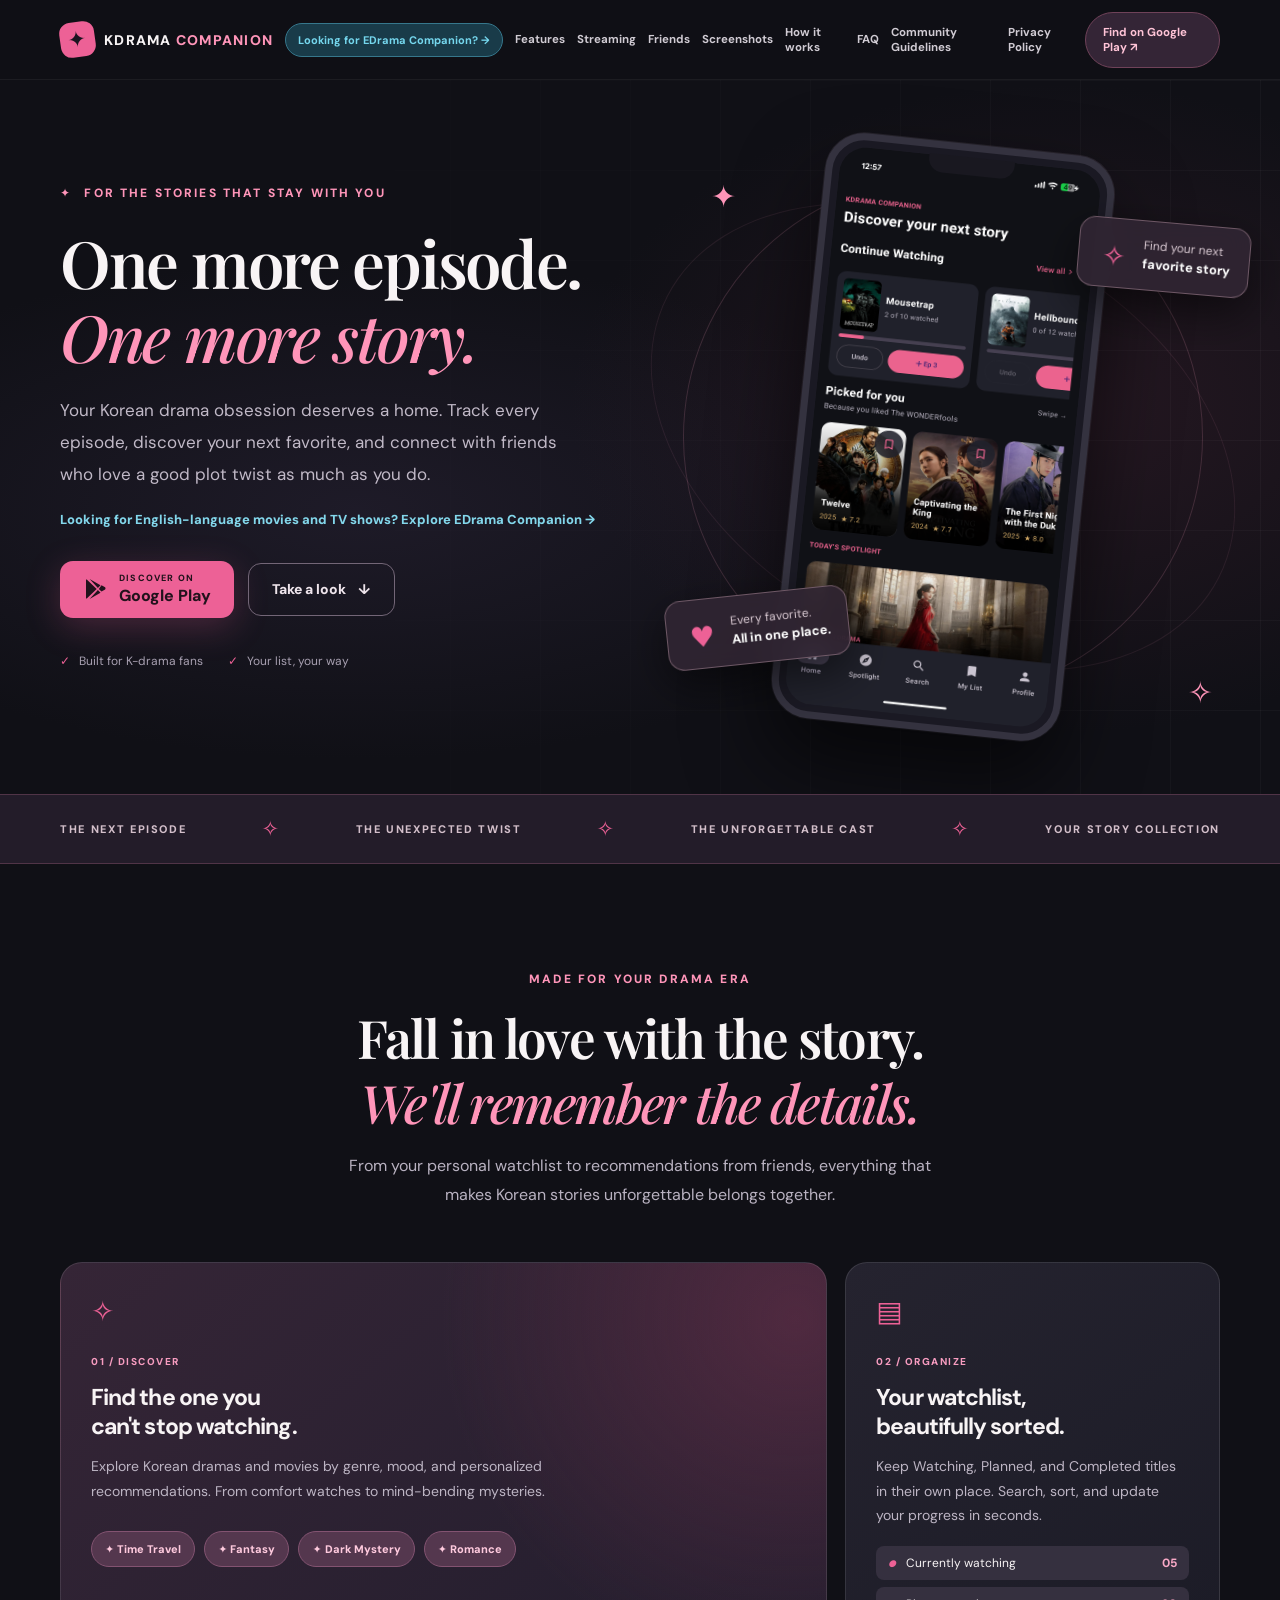
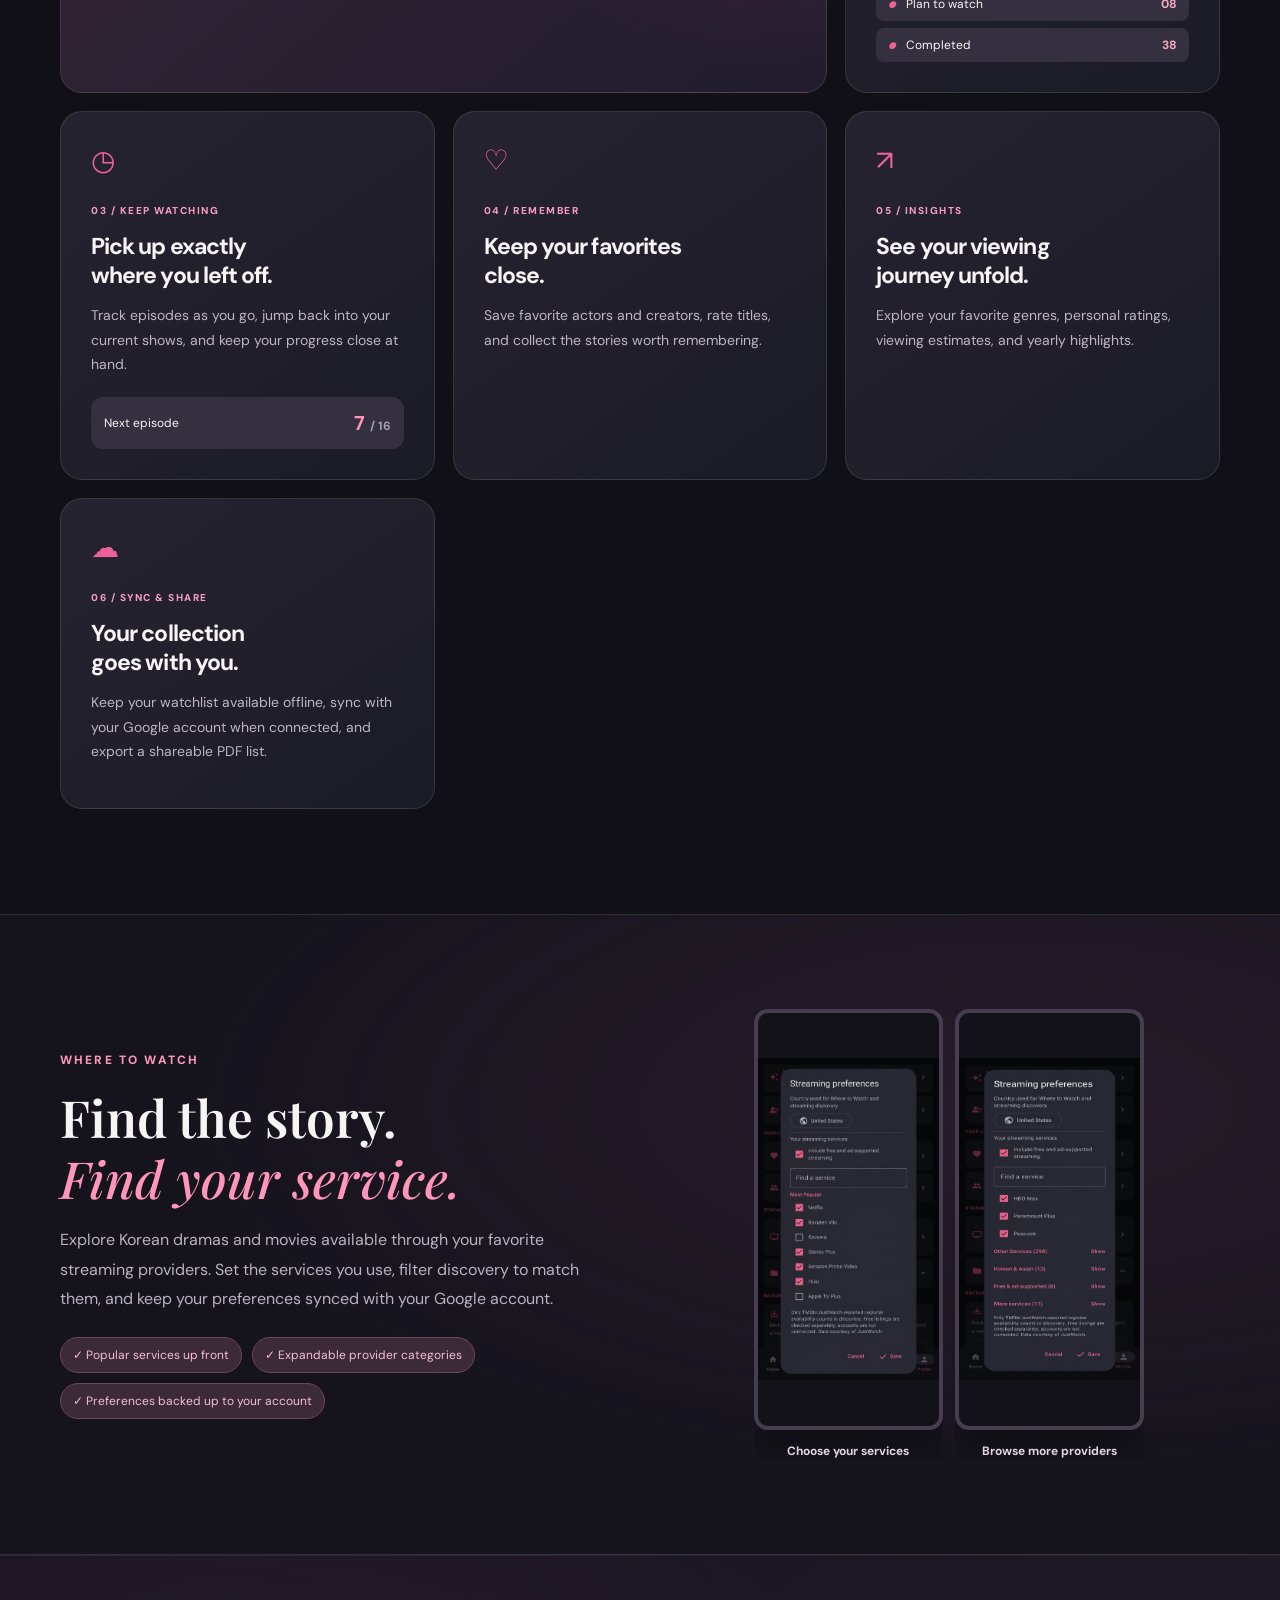
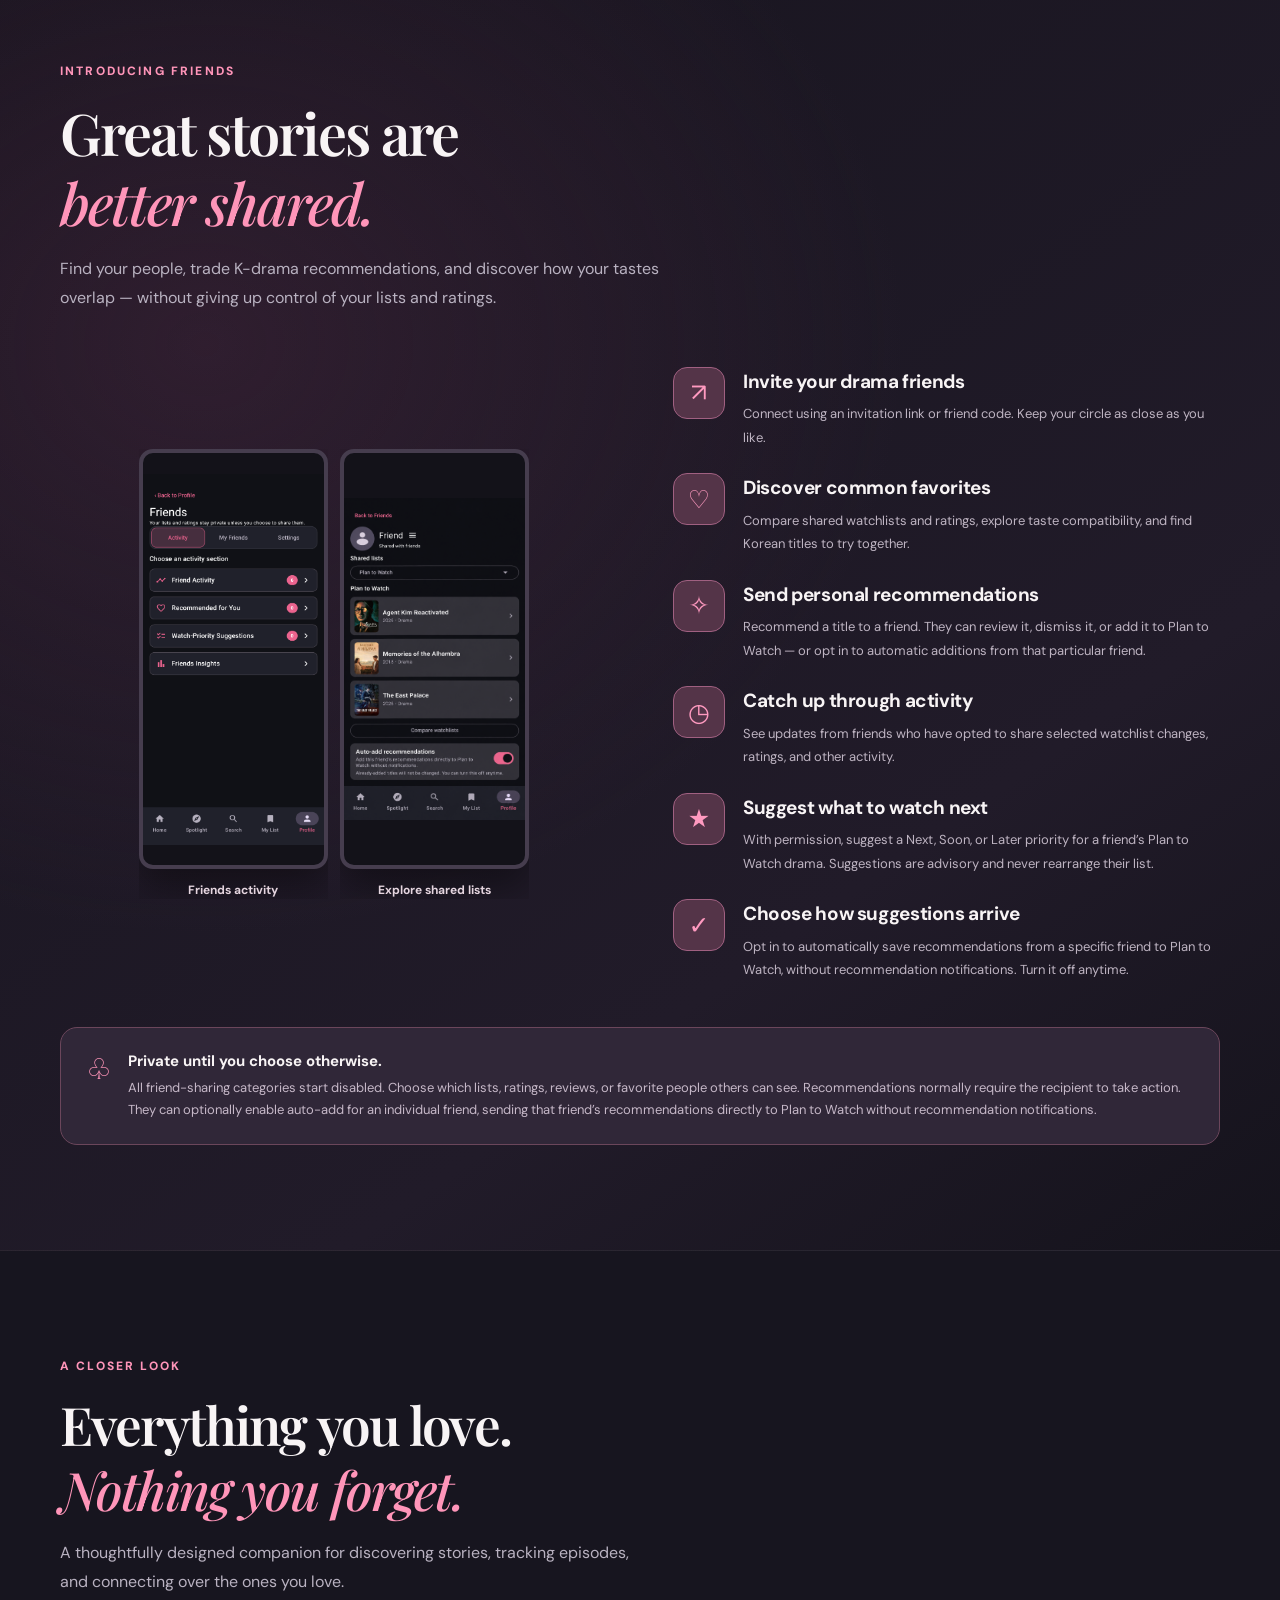
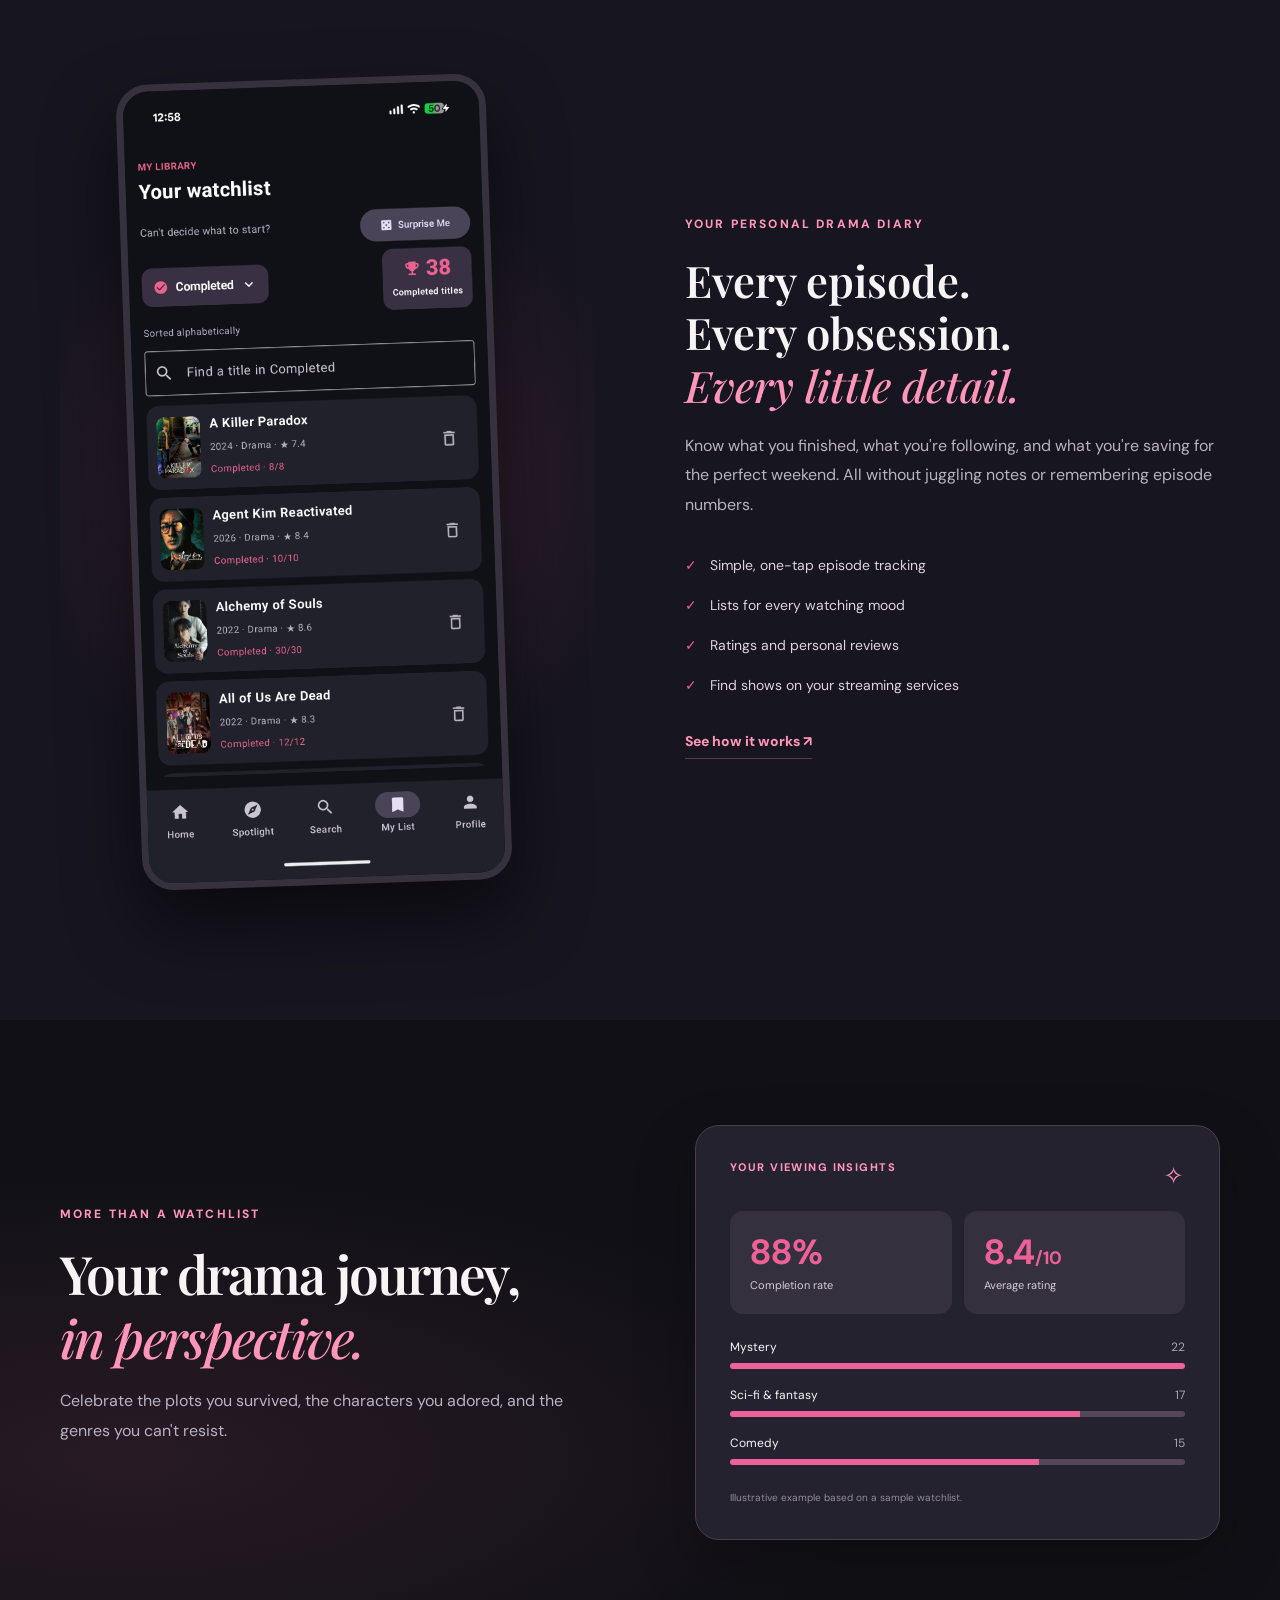
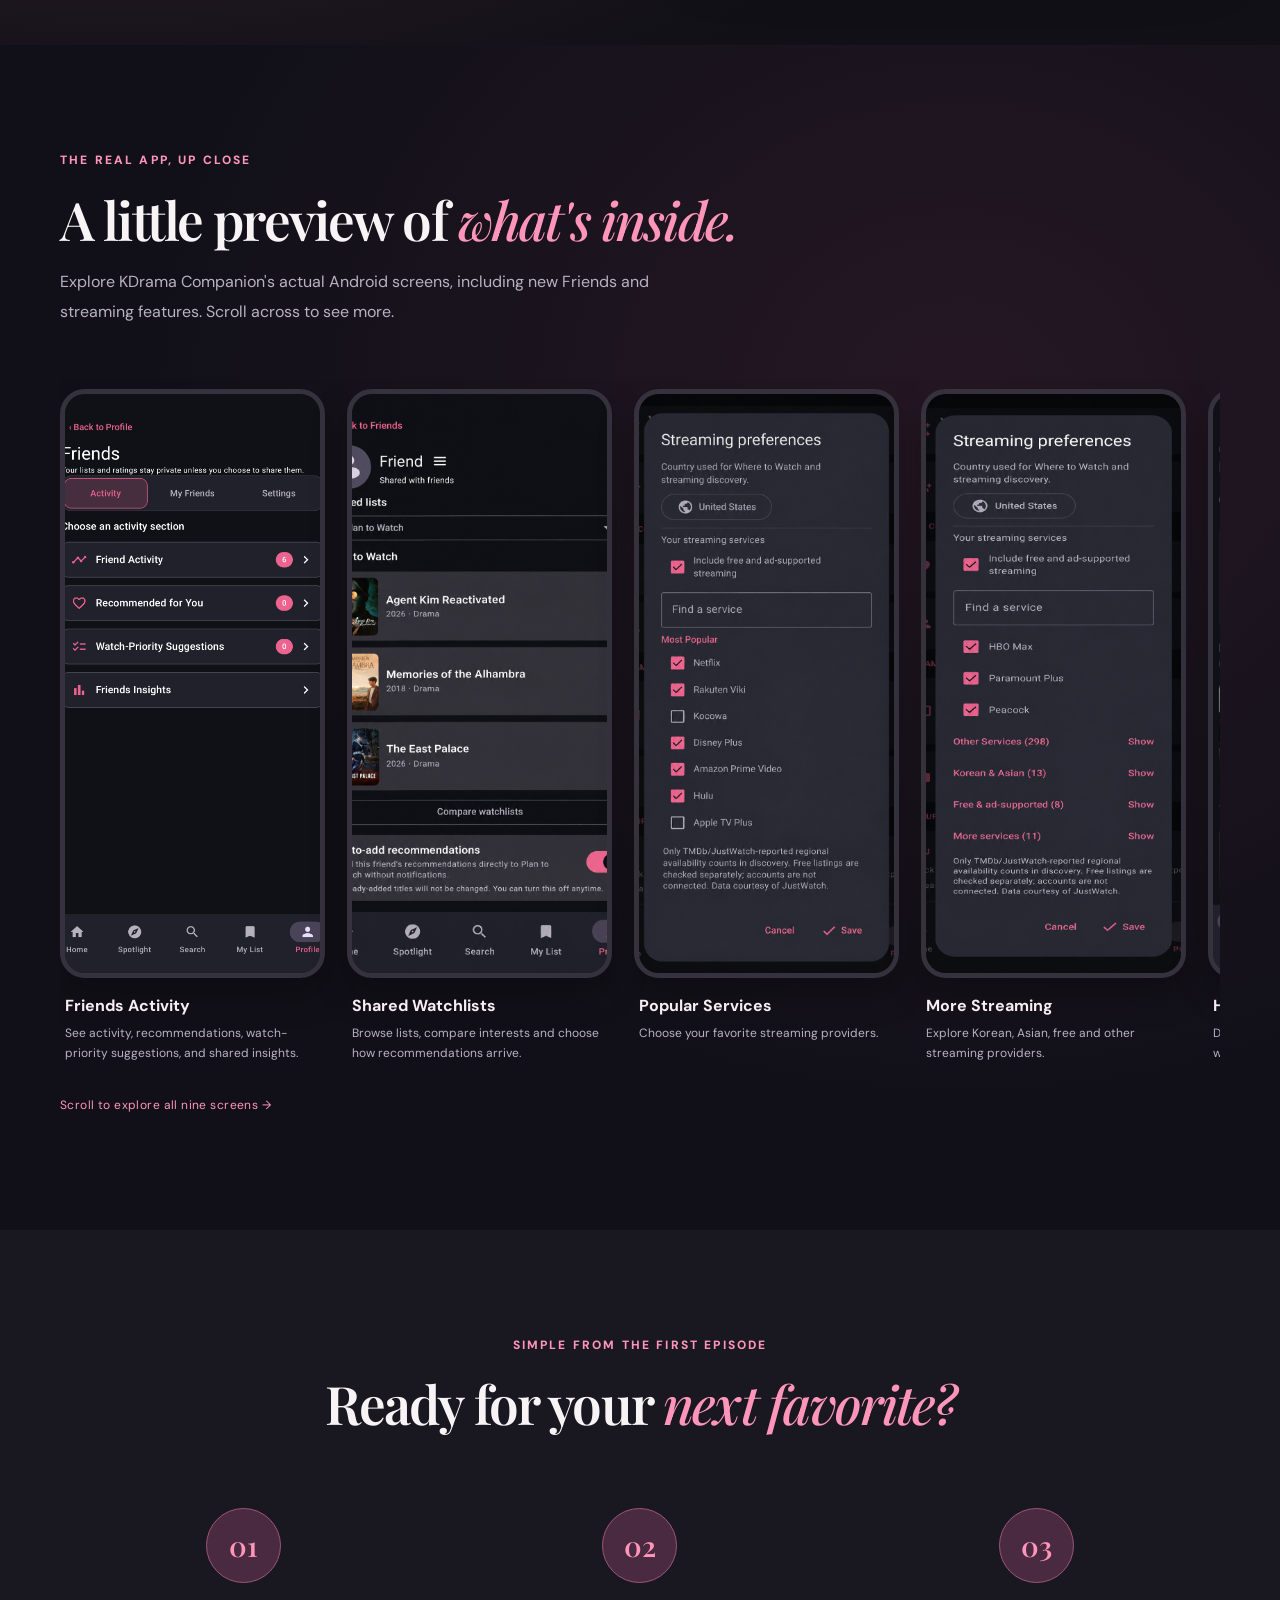
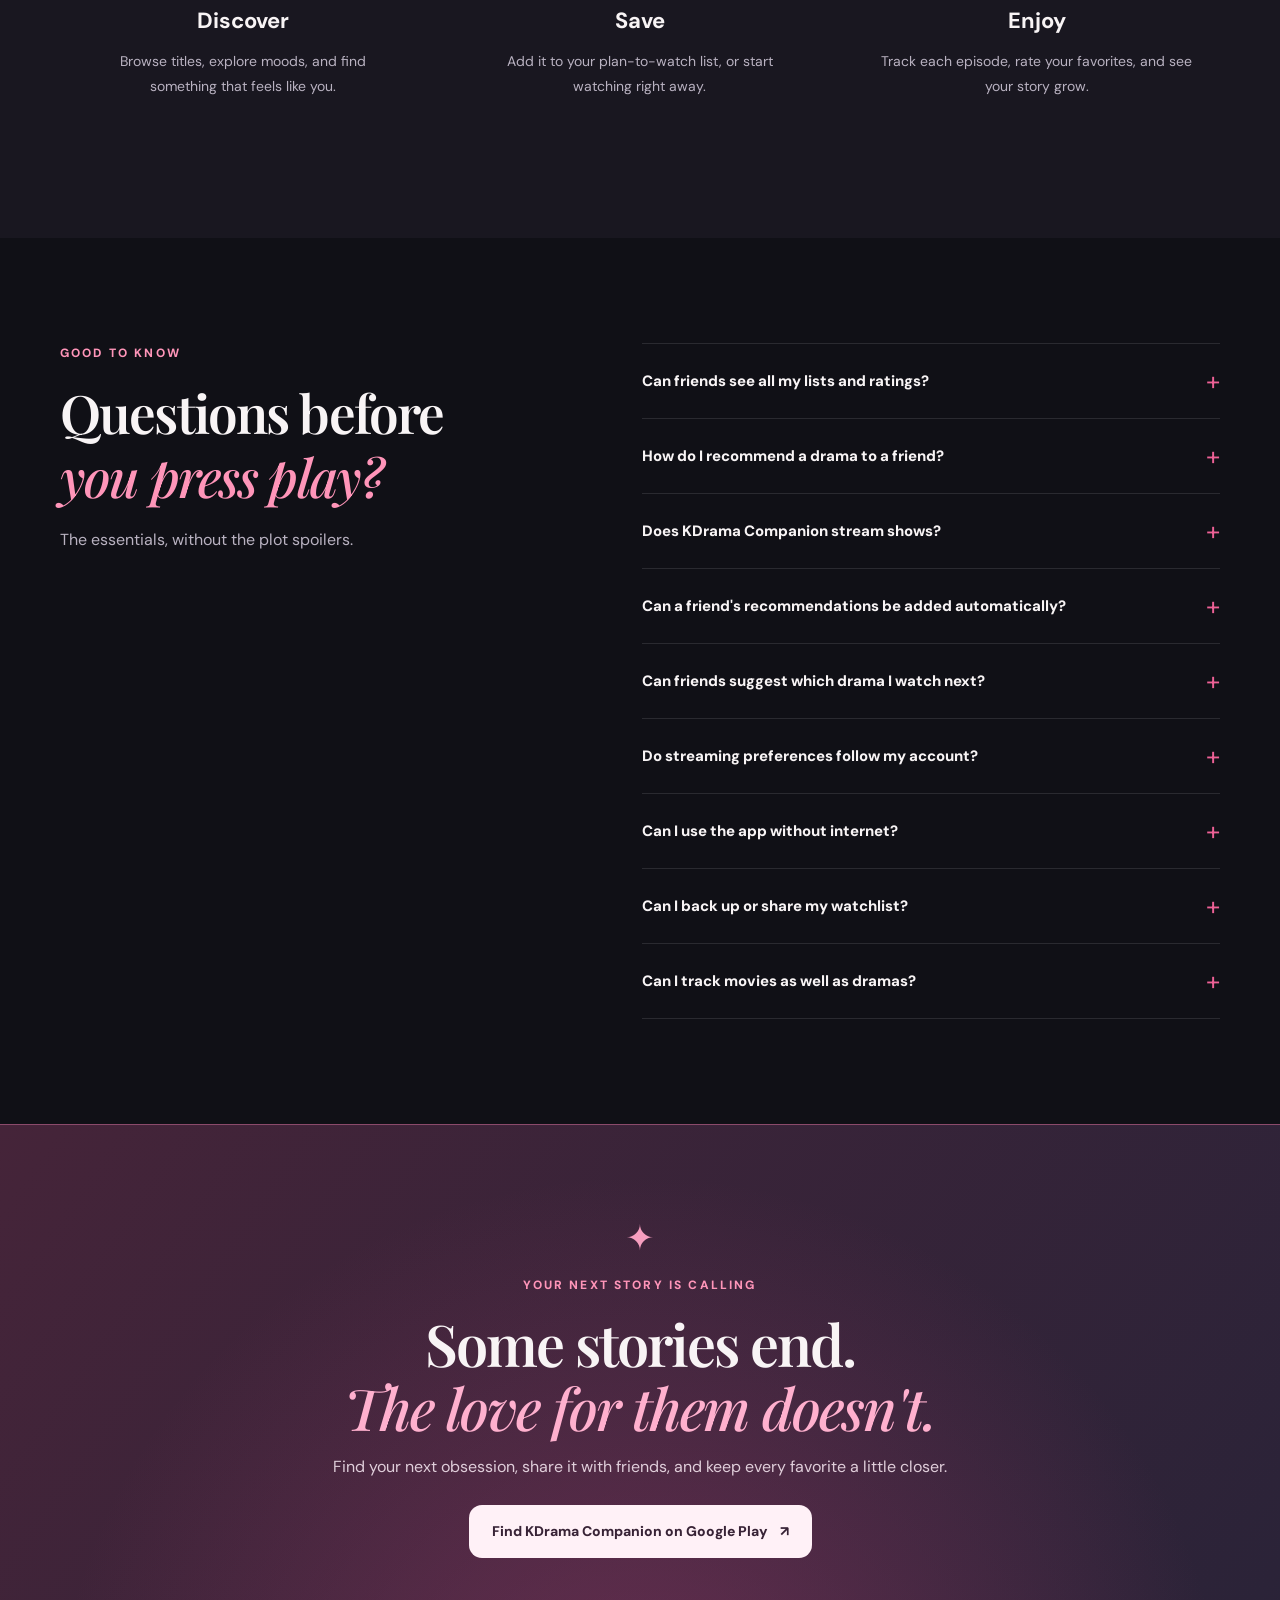
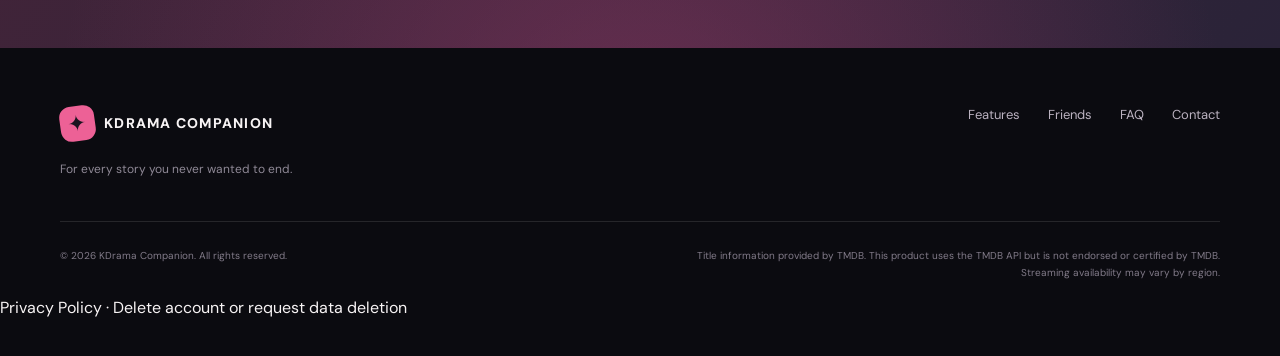
<file: index.html>
<!doctype html>
<html lang="en">
<head>
  <meta charset="utf-8">
  <meta name="viewport" content="width=device-width, initial-scale=1">
  <meta name="theme-color" content="#101016">
  <meta name="description" content="Discover Korean dramas and films, track episodes, and connect with friends. Compare watchlists, share recommendations, and keep your favorites organized with KDrama Companion.">
  <meta property="og:type" content="website">
  <meta property="og:title" content="KDrama Companion — Watch, discover & connect">
  <meta property="og:description" content="Track what you watch, find your next K-drama, and connect with friends through recommendations, watchlist comparisons, and shared favorites.">
  <title>KDrama Companion — Track K-Dramas, Discover & Connect</title>
  <link rel="icon" type="image/svg+xml" href="favicon.svg">
  <link rel="stylesheet" href="styles.css">
  <script defer src="script.js"></script>
</head>
<body>
  <a class="skip" href="#main">Skip to content</a>
  <header class="site-header" id="top">
    <nav class="nav shell" aria-label="Main navigation">
      <a class="brand" href="#top" aria-label="KDrama Companion home"><span class="brand-mark" aria-hidden="true">✦</span><span>KDRAMA<span class="brand-second"> COMPANION</span></span></a>
      <button class="menu-toggle" aria-label="Open menu" aria-expanded="false" aria-controls="menu"><span></span><span></span><span></span></button>
      <div class="nav-links" id="menu"><a class="edrama-switch" href="/edrama/">Looking for EDrama Companion? →</a>
        <a href="#features">Features</a><a href="#streaming">Streaming</a><a href="#friends">Friends</a><a href="#screenshots">Screenshots</a><a href="#how-it-works">How it works</a><a href="#faq">FAQ</a><a href="/community-guidelines/">Community Guidelines</a><a href="/privacy/">Privacy Policy</a>
        <a class="nav-cta" href="https://play.google.com/store/apps/details?id=com.guns4america.kdrama" target="_blank" rel="noopener noreferrer">Find on Google Play <span aria-hidden="true">↗</span></a>
      </div>
    </nav>
  </header>
  <main id="main">
    <section class="hero">
      <div class="hero-glow" aria-hidden="true"></div>
      <div class="shell hero-grid">
        <div class="hero-copy">
          <div class="eyebrow"><span class="sparkle">✦</span> FOR THE STORIES THAT STAY WITH YOU</div>
          <h1>One more episode.<br><em>One more story.</em></h1>
          <p class="hero-lead">Your Korean drama obsession deserves a home. Track every episode, discover your next favorite, and connect with friends who love a good plot twist as much as you do.</p>
          <p class="edrama-hero-link"><a href="/edrama/">Looking for English-language movies and TV shows? Explore EDrama Companion →</a></p><div class="hero-actions"><a class="button button-primary" href="https://play.google.com/store/apps/details?id=com.guns4america.kdrama" target="_blank" rel="noopener noreferrer"><svg aria-hidden="true" viewBox="0 0 24 24" fill="currentColor"><path d="M3.5 2.2c-.3.2-.5.6-.5 1v17.6c0 .4.2.8.5 1L13.7 12 3.5 2.2Zm11.4 10.9 2.6 2.6-10.9 6.2 8.3-8.8Zm3.6-4.9 3.2 1.8c1.1.6 1.1 2.2 0 2.8l-3.2 1.8L15.8 12l2.7-3.8ZM6.6 2.1l10.9 6.2-2.6 2.6-8.3-8.8Z"/></svg><span><small>DISCOVER ON</small>Google Play</span></a><a class="button button-ghost" href="#experience">Take a look <span aria-hidden="true">↓</span></a></div>
          <div class="hero-notes"><span><i aria-hidden="true">✓</i> Built for K-drama fans</span><span><i aria-hidden="true">✓</i> Your list, your way</span></div>
        </div>
        <div class="hero-art" aria-label="Stylized preview of the KDrama Companion app">
          <div class="orbit orbit-one" aria-hidden="true"></div><div class="orbit orbit-two" aria-hidden="true"></div>
          <div class="floating-note note-top"><span class="note-symbol">✧</span><span>Find your next<br><strong>favorite story</strong></span></div>
          <div class="phone">
            <div class="phone-screen real-screen"><img src="assets/Screenshot_20261113-125745.png" alt="KDrama Companion Home screen showing Continue Watching and personalized recommendations" fetchpriority="high" decoding="async"></div>
          </div>
          <div class="floating-note note-bottom"><span class="note-heart">♥</span><span>Every favorite.<br><strong>All in one place.</strong></span></div>
          <div class="art-spark star-a" aria-hidden="true">✦</div><div class="art-spark star-b" aria-hidden="true">✧</div>
        </div>
      </div>
    </section>
    <div class="ribbon" aria-label="App highlights"><div class="shell ribbon-content"><span>THE NEXT EPISODE</span><b>✧</b><span>THE UNEXPECTED TWIST</span><b>✧</b><span>THE UNFORGETTABLE CAST</span><b>✧</b><span>YOUR STORY COLLECTION</span></div></div>
    <section class="section intro" id="features"><div class="shell">
      <div class="section-header centered"><div class="eyebrow">MADE FOR YOUR DRAMA ERA</div><h2>Fall in love with the story.<br><em>We'll remember the details.</em></h2><p>From your personal watchlist to recommendations from friends, everything that makes Korean stories unforgettable belongs together.</p></div>
      <div class="feature-grid">
        <article class="feature feature-large"><span class="feature-icon">✧</span><span class="feature-tag">01 / DISCOVER</span><h3>Find the one you<br>can't stop watching.</h3><p>Explore Korean dramas and movies by genre, mood, and personalized recommendations. From comfort watches to mind-bending mysteries.</p><div class="genre-chips"><span>✦ Time Travel</span><span>✦ Fantasy</span><span>✦ Dark Mystery</span><span>✦ Romance</span></div></article>
        <article class="feature"><span class="feature-icon">▤</span><span class="feature-tag">02 / ORGANIZE</span><h3>Your watchlist,<br>beautifully sorted.</h3><p>Keep Watching, Planned, and Completed titles in their own place. Search, sort, and update your progress in seconds.</p><div class="mini-list"><span><i>●</i> Currently watching <b>05</b></span><span><i>●</i> Plan to watch <b>08</b></span><span><i>●</i> Completed <b>38</b></span></div></article>
        <article class="feature"><span class="feature-icon">◷</span><span class="feature-tag">03 / KEEP WATCHING</span><h3>Pick up exactly<br>where you left off.</h3><p>Track episodes as you go, jump back into your current shows, and keep your progress close at hand.</p><div class="mini-progress"><span>Next episode</span><strong>7 <small>/ 16</small></strong><div><i></i></div></div></article>
        <article class="feature"><span class="feature-icon">♡</span><span class="feature-tag">04 / REMEMBER</span><h3>Keep your favorites<br>close.</h3><p>Save favorite actors and creators, rate titles, and collect the stories worth remembering.</p></article>
        <article class="feature"><span class="feature-icon">↗</span><span class="feature-tag">05 / INSIGHTS</span><h3>See your viewing<br>journey unfold.</h3><p>Explore your favorite genres, personal ratings, viewing estimates, and yearly highlights.</p></article>
        <article class="feature"><span class="feature-icon">☁</span><span class="feature-tag">06 / SYNC & SHARE</span><h3>Your collection<br>goes with you.</h3><p>Keep your watchlist available offline, sync with your Google account when connected, and export a shareable PDF list.</p></article>
      </div>
    </div></section>
    <section class="streaming-highlight" id="streaming"><div class="shell streaming-layout">
      <div class="streaming-copy"><div class="eyebrow">WHERE TO WATCH</div><h2>Find the story.<br><em>Find your service.</em></h2><p>Explore Korean dramas and movies available through your favorite streaming providers. Set the services you use, filter discovery to match them, and keep your preferences synced with your Google account.</p><div class="streaming-benefits"><span>✓ Popular services up front</span><span>✓ Expandable provider categories</span><span>✓ Preferences backed up to your account</span></div></div>
      <div class="showcase-shots streaming-showcase"><a class="showcase-shot" href="assets/file_00000000b14481f58c2bd8d728a20a75.png?v=fff9451" target="_blank" rel="noopener noreferrer" aria-label="Open Choose your services screenshot"><img src="assets/file_00000000b14481f58c2bd8d728a20a75.png?v=fff9451" alt="Streaming preferences displaying selected popular services" loading="lazy" decoding="async"><span>Choose your services</span></a><a class="showcase-shot" href="assets/file_00000000987081f587b60aa283aceb39.png?v=fff9451" target="_blank" rel="noopener noreferrer" aria-label="Open Browse more providers screenshot"><img src="assets/file_00000000987081f587b60aa283aceb39.png?v=fff9451" alt="Streaming preferences with collapsible category lists" loading="lazy" decoding="async"><span>Browse more providers</span></a></div>
    </div></section>
    <section class="section friends-section" id="friends" aria-labelledby="friends-title"><div class="shell">
      <div class="friends-intro"><div class="eyebrow">INTRODUCING FRIENDS</div><h2>Great stories are<br><em>better shared.</em></h2><p>Find your people, trade K-drama recommendations, and discover how your tastes overlap — without giving up control of your lists and ratings.</p></div>
      <div class="friends-grid">
        <div class="showcase-shots friends-showcase"><a class="showcase-shot" href="assets/friends-activity.png?v=20261116" target="_blank" rel="noopener noreferrer" aria-label="Open Friends Activity screenshot"><img src="assets/friends-activity.png?v=20261116" alt="Friends Activity screen with recommendations, watch-priority suggestions, and Friends Insights" loading="lazy" decoding="async"><span>Friends activity</span></a><a class="showcase-shot" href="assets/file_000000009d6c81f59b5a3cab1868e01d.png?v=fff9451" target="_blank" rel="noopener noreferrer" aria-label="Open Explore shared lists screenshot"><img src="assets/file_000000009d6c81f59b5a3cab1868e01d.png?v=fff9451" alt="A friend's anonymized shared Plan to Watch list and auto-add recommendations setting" loading="lazy" decoding="async"><span>Explore shared lists</span></a></div>
        <div class="friends-benefits">
          <article class="friend-benefit"><span class="friend-icon" aria-hidden="true">↗</span><div><h3>Invite your drama friends</h3><p>Connect using an invitation link or friend code. Keep your circle as close as you like.</p></div></article>
          <article class="friend-benefit"><span class="friend-icon" aria-hidden="true">♡</span><div><h3>Discover common favorites</h3><p>Compare shared watchlists and ratings, explore taste compatibility, and find Korean titles to try together.</p></div></article>
          <article class="friend-benefit"><span class="friend-icon" aria-hidden="true">✧</span><div><h3>Send personal recommendations</h3><p>Recommend a title to a friend. They can review it, dismiss it, or add it to Plan to Watch — or opt in to automatic additions from that particular friend.</p></div></article>
          <article class="friend-benefit"><span class="friend-icon" aria-hidden="true">◷</span><div><h3>Catch up through activity</h3><p>See updates from friends who have opted to share selected watchlist changes, ratings, and other activity.</p></div></article>
          <article class="friend-benefit"><span class="friend-icon" aria-hidden="true">★</span><div><h3>Suggest what to watch next</h3><p>With permission, suggest a Next, Soon, or Later priority for a friend’s Plan to Watch drama. Suggestions are advisory and never rearrange their list.</p></div></article>
          <article class="friend-benefit"><span class="friend-icon" aria-hidden="true">✓</span><div><h3>Choose how suggestions arrive</h3><p>Opt in to automatically save recommendations from a specific friend to Plan to Watch, without recommendation notifications. Turn it off anytime.</p></div></article>
        </div>
      </div>
      <div class="friends-privacy"><span class="privacy-icon" aria-hidden="true">♧</span><div><strong>Private until you choose otherwise.</strong><p>All friend-sharing categories start disabled. Choose which lists, ratings, reviews, or favorite people others can see. Recommendations normally require the recipient to take action. They can optionally enable auto-add for an individual friend, sending that friend’s recommendations directly to Plan to Watch without recommendation notifications.</p></div></div>
    </div></section>
    <section class="section experience" id="experience"><div class="shell">
      <div class="section-header"><div class="eyebrow">A CLOSER LOOK</div><h2>Everything you love.<br><em>Nothing you forget.</em></h2><p>A thoughtfully designed companion for discovering stories, tracking episodes, and connecting over the ones you love.</p></div>
      <div class="experience-grid">
        <div class="experience-preview"><div class="actual-preview"><img src="assets/Screenshot_20261113-125808.png" alt="KDrama Companion My List showing completed dramas with ratings and episode progress" loading="lazy" decoding="async"></div></div>
        <div class="experience-copy"><div class="eyebrow">YOUR PERSONAL DRAMA DIARY</div><h3>Every episode.<br>Every obsession.<br><em>Every little detail.</em></h3><p>Know what you finished, what you're following, and what you're saving for the perfect weekend. All without juggling notes or remembering episode numbers.</p><ul class="check-list"><li>Simple, one-tap episode tracking</li><li>Lists for every watching mood</li><li>Ratings and personal reviews</li><li>Find shows on your streaming services</li></ul><a href="#how-it-works" class="text-link">See how it works <span aria-hidden="true">↗</span></a></div>
      </div>
    </div></section>
    <section class="section stats"><div class="shell stats-grid"><div><div class="eyebrow">MORE THAN A WATCHLIST</div><h2>Your drama journey,<br><em>in perspective.</em></h2><p>Celebrate the plots you survived, the characters you adored, and the genres you can't resist.</p></div><div class="insight-panel"><div class="insight-head"><span>YOUR VIEWING INSIGHTS</span><span>✧</span></div><div class="insight-numbers"><div><strong>88%</strong><span>Completion rate</span></div><div><strong>8.4<small>/10</small></strong><span>Average rating</span></div></div><div class="insight-bars"><div><span>Mystery</span><span>22</span><i style="--fill:100%"></i></div><div><span>Sci-fi & fantasy</span><span>17</span><i style="--fill:77%"></i></div><div><span>Comedy</span><span>15</span><i style="--fill:68%"></i></div></div><small class="sample-disclaimer">Illustrative example based on a sample watchlist.</small></div></div></section>
    <section class="section screenshot-section" id="screenshots"><div class="shell"><div class="section-header"><div class="eyebrow">THE REAL APP, UP CLOSE</div><h2>A little preview of <em>what's inside.</em></h2><p>Explore KDrama Companion's actual Android screens, including new Friends and streaming features. Scroll across to see more.</p></div><div class="screenshot-gallery" role="region" aria-label="KDrama Companion app screenshots" tabindex="0">
<figure class="screenshot-card"><a class="gallery-shot-link" href="assets/friends-activity.png?v=20261116" target="_blank" rel="noopener noreferrer" aria-label="Open Friends Activity screenshot"><div class="shot-image"><img src="assets/friends-activity.png?v=20261116" alt="KDrama Companion Friends Activity screenshot" loading="lazy" decoding="async"></div></a><figcaption><strong>Friends Activity</strong><span>See activity, recommendations, watch-priority suggestions, and shared insights.</span></figcaption></figure>
<figure class="screenshot-card"><a class="gallery-shot-link" href="assets/file_000000009d6c81f59b5a3cab1868e01d.png?v=fff9451" target="_blank" rel="noopener noreferrer" aria-label="Open Shared Watchlists screenshot"><div class="shot-image"><img src="assets/file_000000009d6c81f59b5a3cab1868e01d.png?v=fff9451" alt="KDrama Companion Shared Watchlists screenshot" loading="lazy" decoding="async"></div></a><figcaption><strong>Shared Watchlists</strong><span>Browse lists, compare interests and choose how recommendations arrive.</span></figcaption></figure>
<figure class="screenshot-card"><a class="gallery-shot-link" href="assets/file_00000000b14481f58c2bd8d728a20a75.png?v=fff9451" target="_blank" rel="noopener noreferrer" aria-label="Open Popular Services screenshot"><div class="shot-image"><img src="assets/file_00000000b14481f58c2bd8d728a20a75.png?v=fff9451" alt="KDrama Companion Popular Services screenshot" loading="lazy" decoding="async"></div></a><figcaption><strong>Popular Services</strong><span>Choose your favorite streaming providers.</span></figcaption></figure>
<figure class="screenshot-card"><a class="gallery-shot-link" href="assets/file_00000000987081f587b60aa283aceb39.png?v=fff9451" target="_blank" rel="noopener noreferrer" aria-label="Open More Streaming screenshot"><div class="shot-image"><img src="assets/file_00000000987081f587b60aa283aceb39.png?v=fff9451" alt="KDrama Companion More Streaming screenshot" loading="lazy" decoding="async"></div></a><figcaption><strong>More Streaming</strong><span>Explore Korean, Asian, free and other streaming providers.</span></figcaption></figure>
<figure class="screenshot-card"><div class="shot-image"><img src="assets/Screenshot_20261113-125745.png" alt="KDrama Companion Home screen" loading="lazy" decoding="async" width="690" height="1536"></div><figcaption><strong>Home</strong><span>Discover recommendations and pick up where you left off.</span></figcaption></figure>
<figure class="screenshot-card"><div class="shot-image"><img src="assets/Screenshot_20261113-125748.png" alt="KDrama Companion Spotlight screen" loading="lazy" decoding="async" width="690" height="1536"></div><figcaption><strong>Spotlight</strong><span>Stay close to upcoming releases and Korean entertainment news.</span></figcaption></figure>
<figure class="screenshot-card"><div class="shot-image"><img src="assets/Screenshot_20261113-125753.png" alt="KDrama Companion Search screen" loading="lazy" decoding="async" width="690" height="1536"></div><figcaption><strong>Search</strong><span>Find your next favorite drama or film.</span></figcaption></figure>
<figure class="screenshot-card"><div class="shot-image"><img src="assets/Screenshot_20261113-125758.png" alt="KDrama Companion Mood & genre screen" loading="lazy" decoding="async" width="690" height="1536"></div><figcaption><strong>Mood & genre</strong><span>Browse by the kind of story you're in the mood for.</span></figcaption></figure>
<figure class="screenshot-card"><div class="shot-image"><img src="assets/Screenshot_20261113-125808.png" alt="KDrama Companion My List screen" loading="lazy" decoding="async" width="690" height="1536"></div><figcaption><strong>My List</strong><span>Keep completed, planned, and currently watching titles organized.</span></figcaption></figure>
<figure class="screenshot-card"><div class="shot-image"><img src="assets/Screenshot_20261113-125812.png" alt="KDrama Companion Profile screen" loading="lazy" decoding="async" width="690" height="1536"></div><figcaption><strong>Profile</strong><span>Your collection and preferences in one place.</span></figcaption></figure>
<figure class="screenshot-card"><div class="shot-image"><img src="assets/friends-insights.png?v=20261116" alt="Friends Insights screen showing shared ratings, viewing trends, and most watched genres" loading="lazy" decoding="async" width="690" height="1536"></div><figcaption><strong>Friends Insights</strong><span>Explore shared viewing trends, ratings, recent updates, and top genres.</span></figcaption></figure>
<figure class="screenshot-card"><div class="shot-image"><img src="assets/Screenshot_20261113-125823.png" alt="KDrama Companion Streaming Services screen" loading="lazy" decoding="async" width="690" height="1536"></div><figcaption><strong>Streaming Services</strong><span>Make discovery relevant to the services you use.</span></figcaption></figure>
<figure class="screenshot-card"><div class="shot-image"><img src="assets/Screenshot_20261113-125832.png" alt="KDrama Companion Backup & Export screen" loading="lazy" decoding="async" width="690" height="1536"></div><figcaption><strong>Backup & Export</strong><span>Keep your data backed up and share watchlists as PDFs.</span></figcaption></figure></div><p class="gallery-hint">Scroll to explore all nine screens <span aria-hidden="true">→</span></p></div></section>
    <section class="section steps" id="how-it-works"><div class="shell"><div class="section-header centered"><div class="eyebrow">SIMPLE FROM THE FIRST EPISODE</div><h2>Ready for your <em>next favorite?</em></h2></div><div class="steps-grid"><div><span>01</span><h3>Discover</h3><p>Browse titles, explore moods, and find something that feels like you.</p></div><div><span>02</span><h3>Save</h3><p>Add it to your plan-to-watch list, or start watching right away.</p></div><div><span>03</span><h3>Enjoy</h3><p>Track each episode, rate your favorites, and see your story grow.</p></div></div></div></section>
    <section class="section faq" id="faq"><div class="shell faq-grid"><div><div class="eyebrow">GOOD TO KNOW</div><h2>Questions before<br><em>you press play?</em></h2><p>The essentials, without the plot spoilers.</p></div><div class="faq-items"><details><summary>Can friends see all my lists and ratings? <span>+</span></summary><p>No. Friend sharing starts off by default. You choose which watchlists, ratings, reviews, and favorites are visible through the app’s sharing settings.</p></details><details><summary>How do I recommend a drama to a friend? <span>+</span></summary><p>Add friends with an invitation link or friend code, then use the app’s recommendation feature to send them a title. They can view details, add it to Plan to Watch, or dismiss the suggestion.</p></details><details><summary>Does KDrama Companion stream shows? <span>+</span></summary><p>No. KDrama Companion helps you discover where a title may be available and filter results by your selected streaming services. It does not stream video itself, and availability varies by country.</p></details><details><summary>Can a friend's recommendations be added automatically? <span>+</span></summary><p>Yes, if you choose. Auto-add is an optional per-friend setting that places new recommendations directly into your Plan to Watch list without recommendation notifications. You can disable it at any time.</p></details><details><summary>Can friends suggest which drama I watch next? <span>+</span></summary><p>Yes. When enabled for shared Plan to Watch dramas, friends can suggest Next, Soon, or Later. These suggestions are shown to you but never change your list order on their own.</p></details><details><summary>Do streaming preferences follow my account? <span>+</span></summary><p>Yes. Your selected streaming services can be synchronized with your connected Google account. Provider availability varies by region and title.</p></details><details><summary>Can I use the app without internet? <span>+</span></summary><p>Your saved watchlists work offline. Discovery, fresh title information, news, and cloud synchronization require connectivity.</p></details><details><summary>Can I back up or share my watchlist? <span>+</span></summary><p>Yes. The app supports backups and restores, Google account synchronization, and exporting selected watchlists as a formatted PDF.</p></details><details><summary>Can I track movies as well as dramas? <span>+</span></summary><p>Yes. Discover and organize both Korean dramas and Korean films in one place.</p></details></div></div></section>
    <section class="closing"><div class="shell closing-inner"><span class="closing-deco" aria-hidden="true">✦</span><div class="eyebrow">YOUR NEXT STORY IS CALLING</div><h2>Some stories end.<br><em>The love for them doesn't.</em></h2><p>Find your next obsession, share it with friends, and keep every favorite a little closer.</p><a class="button button-light" href="https://play.google.com/store/apps/details?id=com.guns4america.kdrama" target="_blank" rel="noopener noreferrer">Find KDrama Companion on Google Play <span aria-hidden="true">↗</span></a></div></section>
  </main>
  <footer class="footer"><div class="shell footer-grid"><div><a class="brand" href="#top"><span class="brand-mark" aria-hidden="true">✦</span> KDRAMA COMPANION</a><p>For every story you never wanted to end.</p></div><div class="footer-right"><a href="#features">Features</a><a href="#friends">Friends</a><a href="#faq">FAQ</a><a href="https://github.com/guns4america/kdramacompanionweb/issues" target="_blank" rel="noopener noreferrer">Contact</a></div></div><div class="shell footer-bottom"><span>© <span id="year">2026</span> KDrama Companion. All rights reserved.</span><span>Title information provided by TMDB. This product uses the TMDB API but is not endorsed or certified by TMDB. Streaming availability may vary by region.</span></div><p><a href="/privacy/">Privacy Policy</a> · <a href="/delete-account/">Delete account or request data deletion</a></p>
</footer>
</body>
</html>
</file>
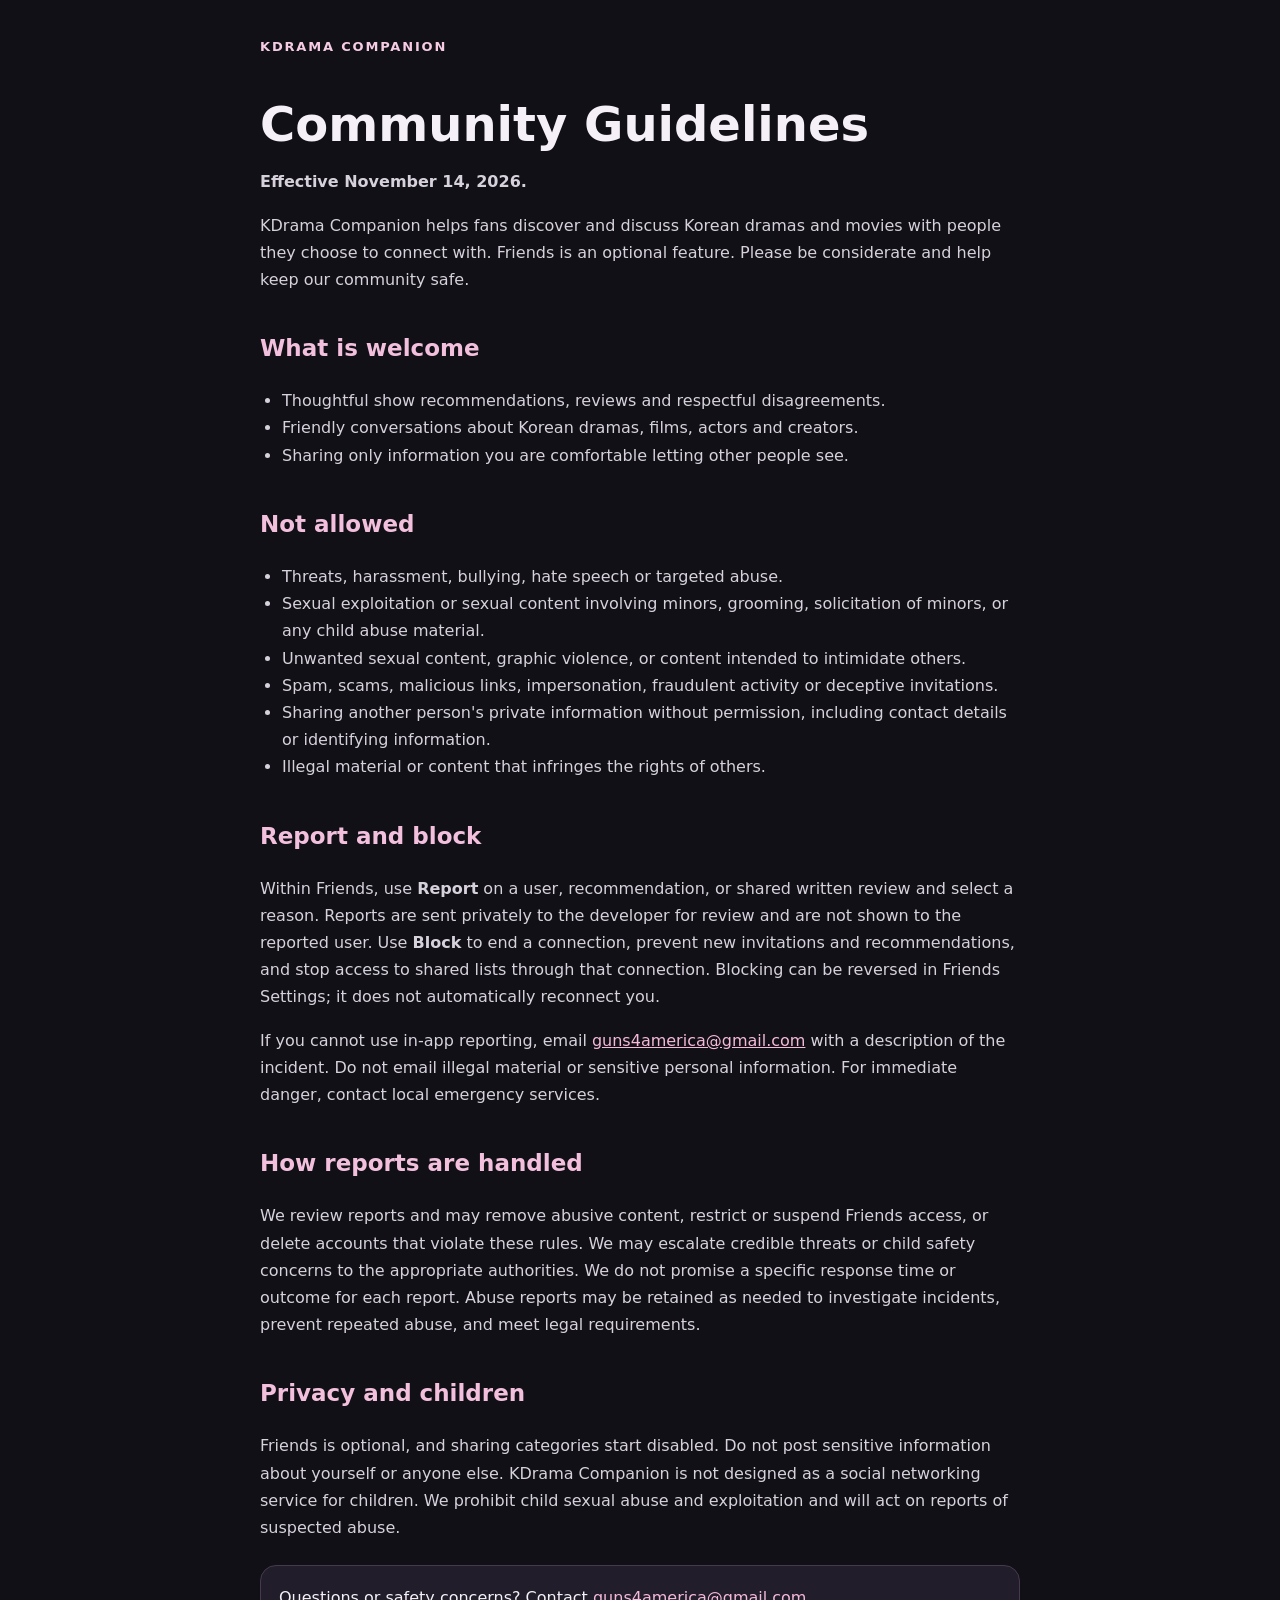
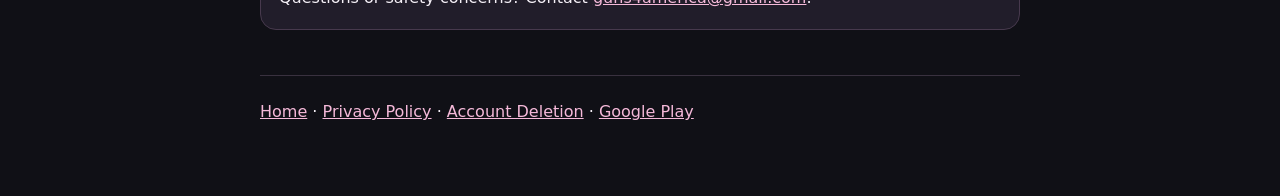
<file: community-guidelines/index.html>
<!doctype html>
<html lang="en"><head><meta charset="utf-8"><meta name="viewport" content="width=device-width, initial-scale=1">
<meta name="theme-color" content="#101016">
<meta name="description" content="Community guidelines and safety reporting for KDrama Companion Friends.">
<title>Community Guidelines | KDrama Companion</title>
<link rel="canonical" href="https://kdramacompanion.com/community-guidelines/">
<style>
:root{color-scheme:dark}*{box-sizing:border-box}body{margin:0;background:#101016;color:#f5f0f7;font:16px/1.7 system-ui,-apple-system,Segoe UI,sans-serif}
main{width:min(760px,calc(100% - 36px));margin:0 auto;padding:32px 0 70px}.brand{color:#f6cce4;text-decoration:none;font-weight:800;letter-spacing:.14em;font-size:13px}
h1{font-size:clamp(33px,6vw,48px);line-height:1.15;margin:38px 0 12px}h2{font-size:23px;margin-top:36px;color:#f2bfdc}
p,li{color:#d7d1dc}a{color:#f5b9d9}ul{padding-left:22px}.note{background:#211d2a;border:1px solid #47394d;border-radius:16px;padding:18px;margin:24px 0}
footer{border-top:1px solid #39313f;margin-top:45px;padding-top:22px}
</style></head><body><main><a class="brand" href="/">KDRAMA COMPANION</a>
<h1>Community Guidelines</h1><p><strong>Effective November 14, 2026.</strong></p>
<p>KDrama Companion helps fans discover and discuss Korean dramas and movies with people they choose to connect with. Friends is an optional feature. Please be considerate and help keep our community safe.</p>
<h2>What is welcome</h2><ul><li>Thoughtful show recommendations, reviews and respectful disagreements.</li>
<li>Friendly conversations about Korean dramas, films, actors and creators.</li>
<li>Sharing only information you are comfortable letting other people see.</li></ul>
<h2>Not allowed</h2><ul>
<li>Threats, harassment, bullying, hate speech or targeted abuse.</li>
<li>Sexual exploitation or sexual content involving minors, grooming, solicitation of minors, or any child abuse material.</li>
<li>Unwanted sexual content, graphic violence, or content intended to intimidate others.</li>
<li>Spam, scams, malicious links, impersonation, fraudulent activity or deceptive invitations.</li>
<li>Sharing another person's private information without permission, including contact details or identifying information.</li>
<li>Illegal material or content that infringes the rights of others.</li></ul>
<h2>Report and block</h2><p>Within Friends, use <strong>Report</strong> on a user, recommendation, or shared written review and select a reason. Reports are sent privately to the developer for review and are not shown to the reported user. Use <strong>Block</strong> to end a connection, prevent new invitations and recommendations, and stop access to shared lists through that connection. Blocking can be reversed in Friends Settings; it does not automatically reconnect you.</p>
<p>If you cannot use in-app reporting, email <a href="mailto:guns4america@gmail.com?subject=KDrama%20Companion%20safety%20report">guns4america@gmail.com</a> with a description of the incident. Do not email illegal material or sensitive personal information. For immediate danger, contact local emergency services.</p>
<h2>How reports are handled</h2><p>We review reports and may remove abusive content, restrict or suspend Friends access, or delete accounts that violate these rules. We may escalate credible threats or child safety concerns to the appropriate authorities. We do not promise a specific response time or outcome for each report. Abuse reports may be retained as needed to investigate incidents, prevent repeated abuse, and meet legal requirements.</p>
<h2>Privacy and children</h2><p>Friends is optional, and sharing categories start disabled. Do not post sensitive information about yourself or anyone else. KDrama Companion is not designed as a social networking service for children. We prohibit child sexual abuse and exploitation and will act on reports of suspected abuse.</p>
<div class="note">Questions or safety concerns? Contact <a href="mailto:guns4america@gmail.com">guns4america@gmail.com</a>.</div>
<footer><a href="/">Home</a> · <a href="/privacy/">Privacy Policy</a> · <a href="/delete-account/">Account Deletion</a> · <a href="https://play.google.com/store/apps/details?id=com.guns4america.kdrama">Google Play</a></footer>
</main></body></html>
</file>
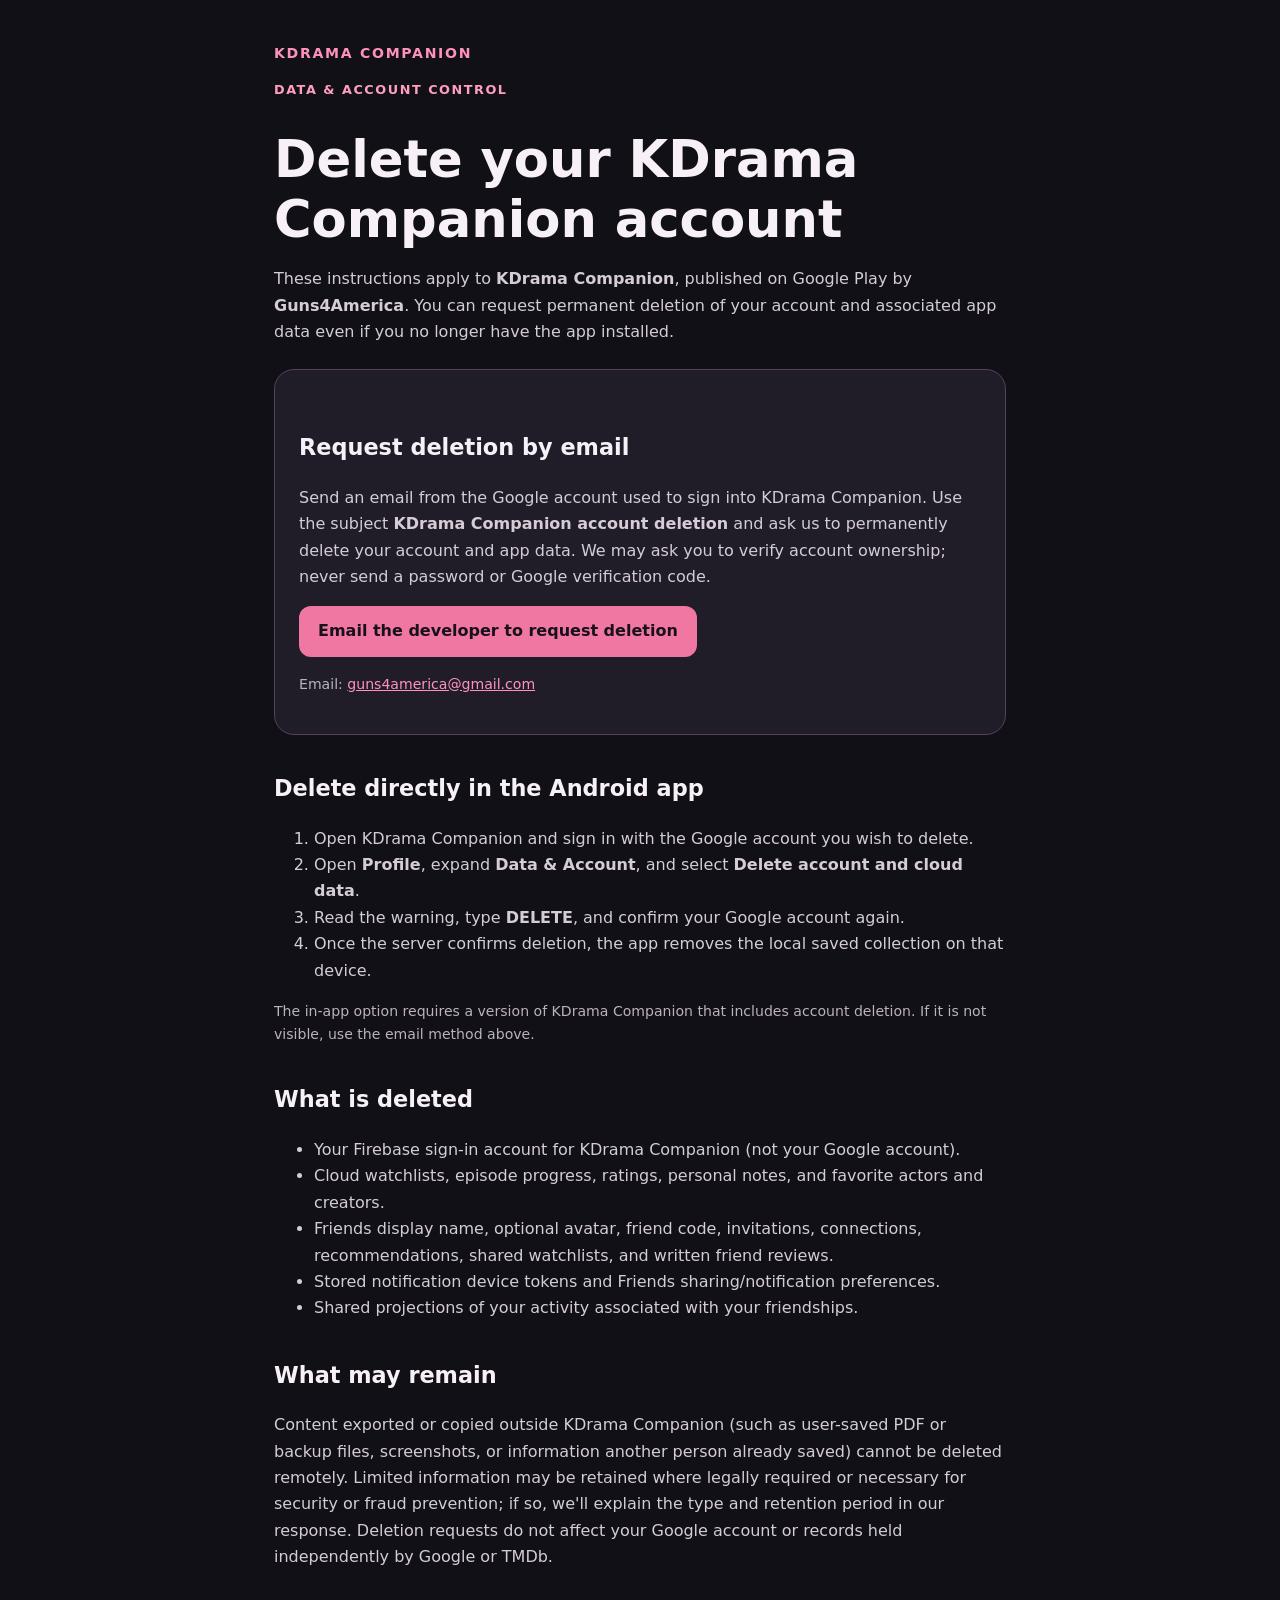
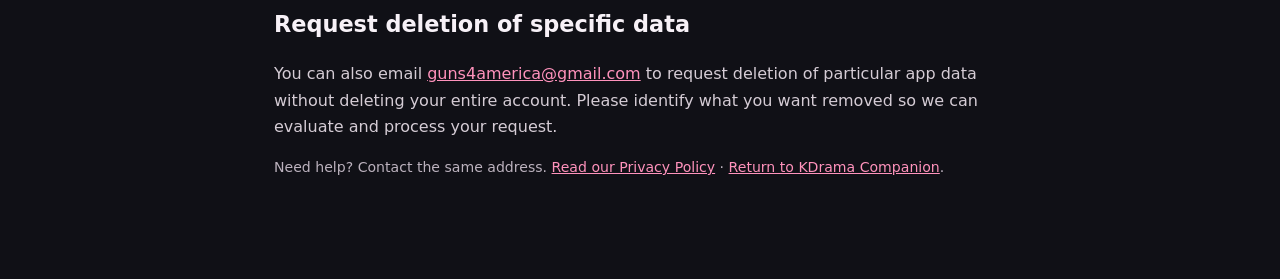
<file: delete-account/index.html>
<!doctype html>
<html lang="en">
<head>
<meta charset="utf-8"><meta name="viewport" content="width=device-width, initial-scale=1">
<meta name="theme-color" content="#101016">
<meta name="description" content="Request deletion of your KDrama Companion account and associated data.">
<title>Delete your account | KDrama Companion</title>
<link rel="icon" type="image/svg+xml" href="/favicon.svg">
<style>
:root{color-scheme:dark}*{box-sizing:border-box}body{margin:0;background:#101016;color:#f7f1f7;font:16px/1.65 system-ui,-apple-system,Segoe UI,sans-serif}
main{max-width:780px;margin:auto;padding:40px 24px 85px}a{color:#ff92bc}a:focus-visible{outline:3px solid #ff92bc;outline-offset:4px}
.brand{color:#ff92bc;font-weight:800;letter-spacing:.12em;text-decoration:none;font-size:.88rem}
h1{font-size:clamp(2rem,6vw,3.2rem);line-height:1.17;margin:30px 0 15px}h2{font-size:1.4rem;margin-top:35px}
p,li{color:#d5ccd5}.panel{background:#211d28;border:1px solid #564253;border-radius:20px;padding:24px;margin:24px 0}
.action{display:inline-block;background:#ef77a1;color:#17111b;font-weight:750;border-radius:12px;padding:12px 19px;text-decoration:none}
.small{font-size:.88rem;color:#bcb2be}.label{color:#ff9fbd;letter-spacing:.12em;font-size:.8rem;font-weight:800}
</style>
</head>
<body>
<main>
<a class="brand" href="/">KDRAMA COMPANION</a>
<p class="label">DATA &amp; ACCOUNT CONTROL</p>
<h1>Delete your KDrama Companion account</h1>
<p>These instructions apply to <strong>KDrama Companion</strong>, published on Google Play by <strong>Guns4America</strong>. You can request permanent deletion of your account and associated app data even if you no longer have the app installed.</p>
<section class="panel">
<h2>Request deletion by email</h2>
<p>Send an email from the Google account used to sign into KDrama Companion. Use the subject <strong>KDrama Companion account deletion</strong> and ask us to permanently delete your account and app data. We may ask you to verify account ownership; never send a password or Google verification code.</p>
<p><a class="action" href="mailto:guns4america@gmail.com?subject=KDrama%20Companion%20account%20deletion&amp;body=Please%20delete%20my%20KDrama%20Companion%20account%20and%20associated%20data.%0A%0AMy%20Google%20sign-in%20email%3A%20">Email the developer to request deletion</a></p>
<p class="small">Email: <a href="mailto:guns4america@gmail.com">guns4america@gmail.com</a></p>
</section>
<h2>Delete directly in the Android app</h2>
<ol><li>Open KDrama Companion and sign in with the Google account you wish to delete.</li><li>Open <strong>Profile</strong>, expand <strong>Data &amp; Account</strong>, and select <strong>Delete account and cloud data</strong>.</li><li>Read the warning, type <strong>DELETE</strong>, and confirm your Google account again.</li><li>Once the server confirms deletion, the app removes the local saved collection on that device.</li></ol>
<p class="small">The in-app option requires a version of KDrama Companion that includes account deletion. If it is not visible, use the email method above.</p>
<h2>What is deleted</h2>
<ul><li>Your Firebase sign-in account for KDrama Companion (not your Google account).</li><li>Cloud watchlists, episode progress, ratings, personal notes, and favorite actors and creators.</li><li>Friends display name, optional avatar, friend code, invitations, connections, recommendations, shared watchlists, and written friend reviews.</li><li>Stored notification device tokens and Friends sharing/notification preferences.</li><li>Shared projections of your activity associated with your friendships.</li></ul>
<h2>What may remain</h2>
<p>Content exported or copied outside KDrama Companion (such as user-saved PDF or backup files, screenshots, or information another person already saved) cannot be deleted remotely. Limited information may be retained where legally required or necessary for security or fraud prevention; if so, we'll explain the type and retention period in our response. Deletion requests do not affect your Google account or records held independently by Google or TMDb.</p>
<h2>Request deletion of specific data</h2>
<p>You can also email <a href="mailto:guns4america@gmail.com?subject=KDrama%20Companion%20data%20deletion%20request">guns4america@gmail.com</a> to request deletion of particular app data without deleting your entire account. Please identify what you want removed so we can evaluate and process your request.</p>
<p class="small">Need help? Contact the same address. <a href="/privacy/">Read our Privacy Policy</a> · <a href="/">Return to KDrama Companion</a>.</p>
</main>
</body></html>
</file>
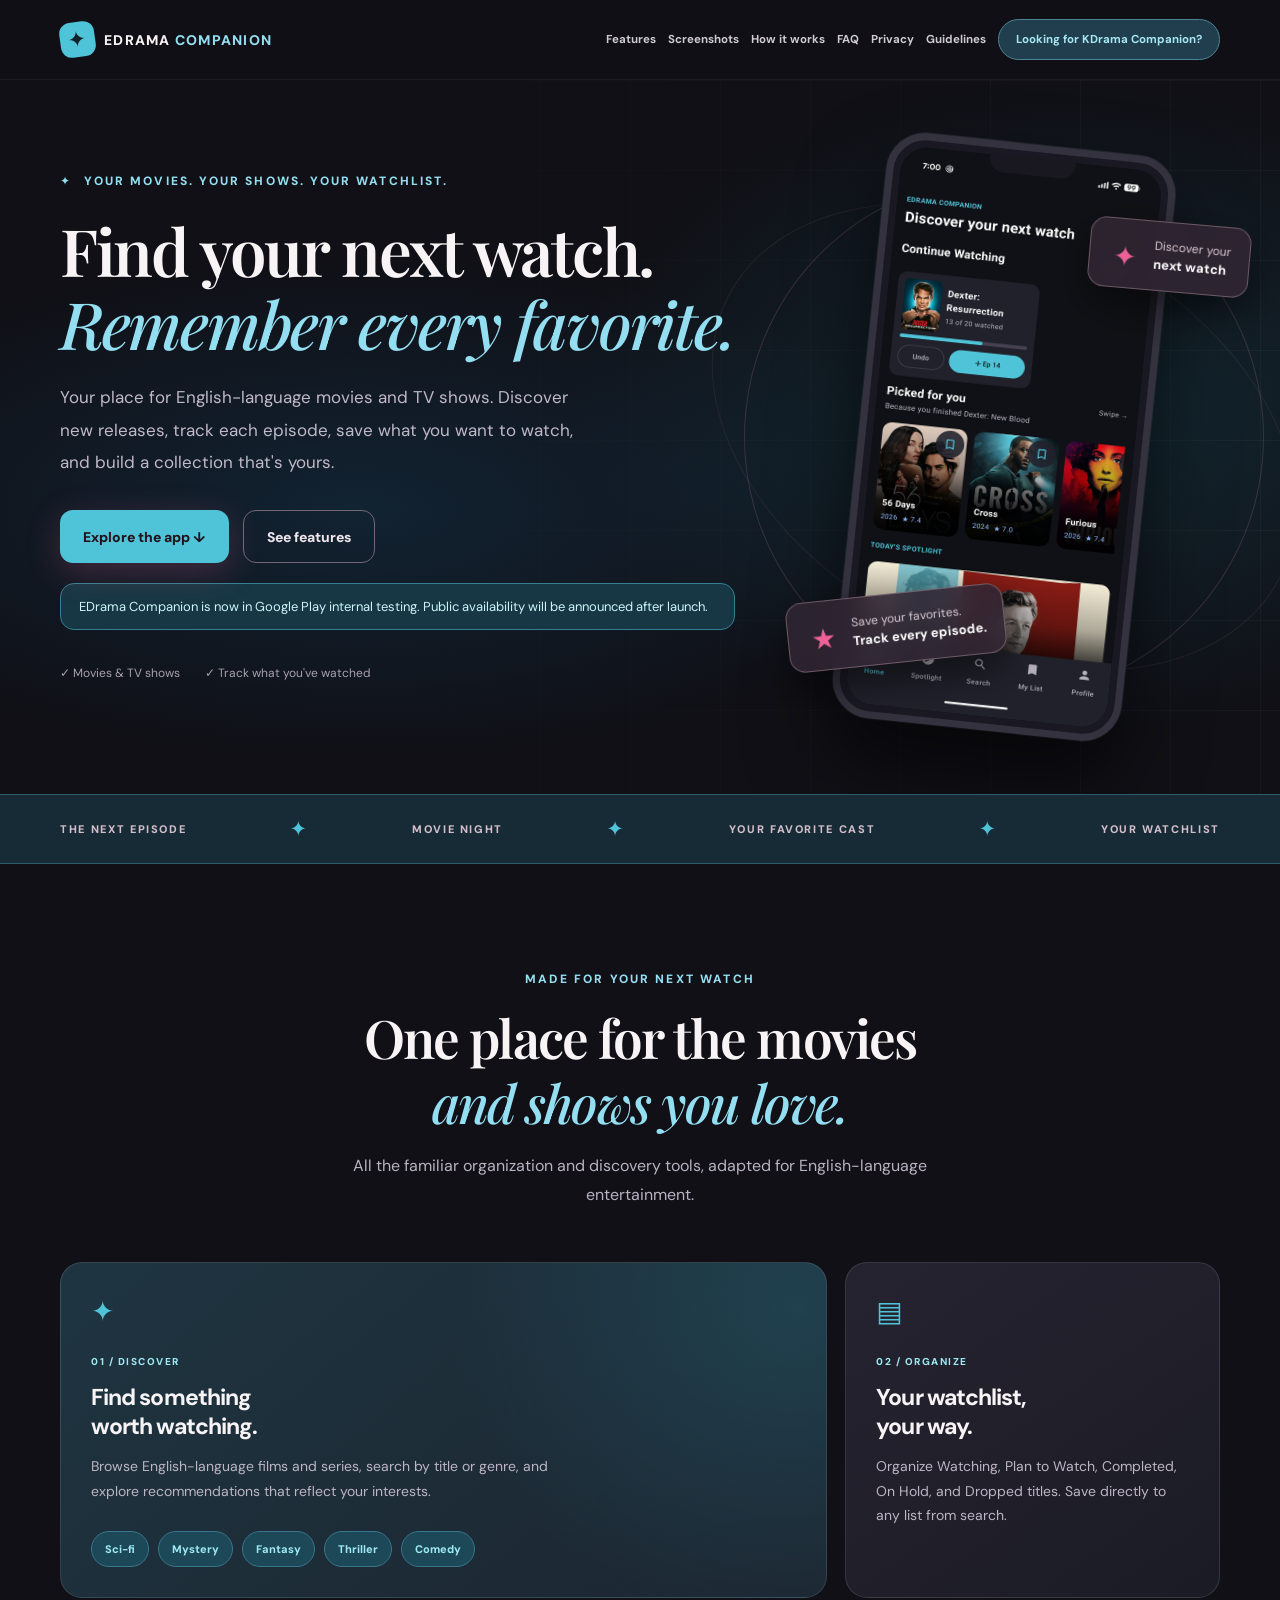
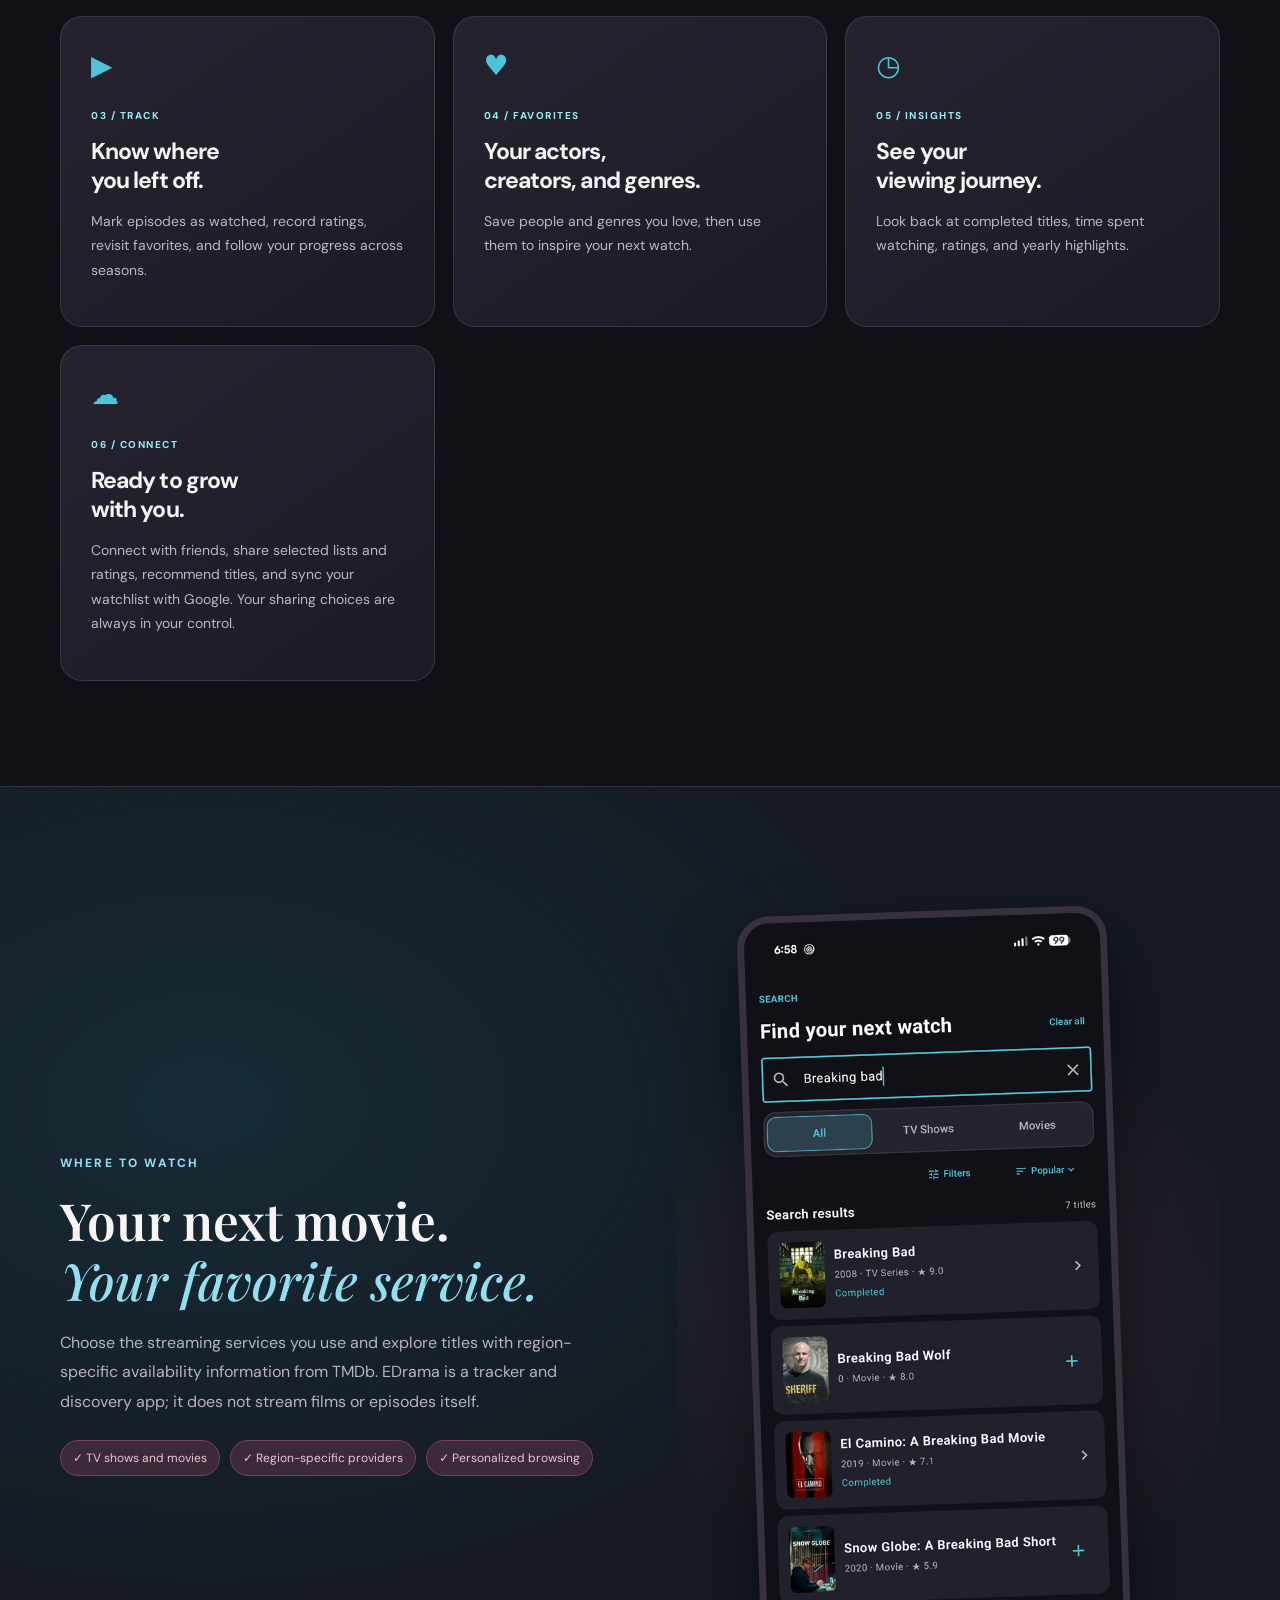
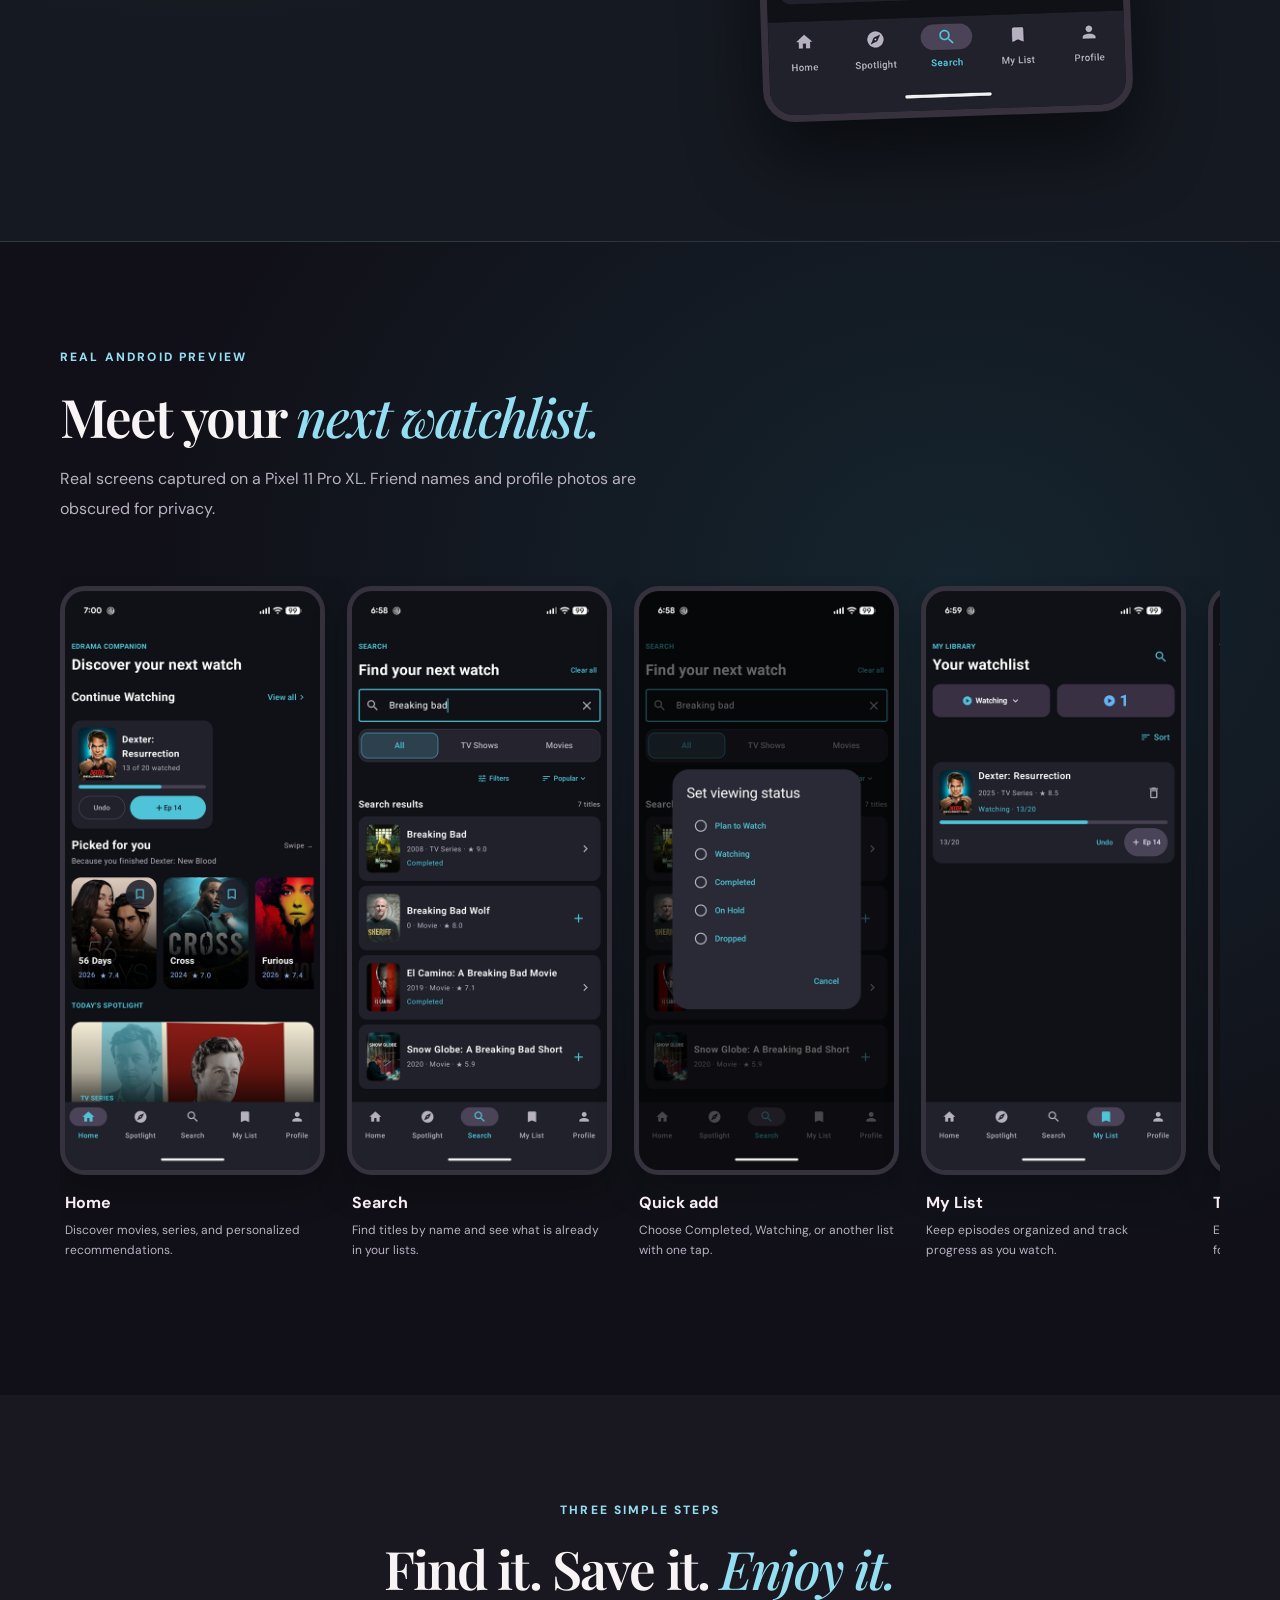
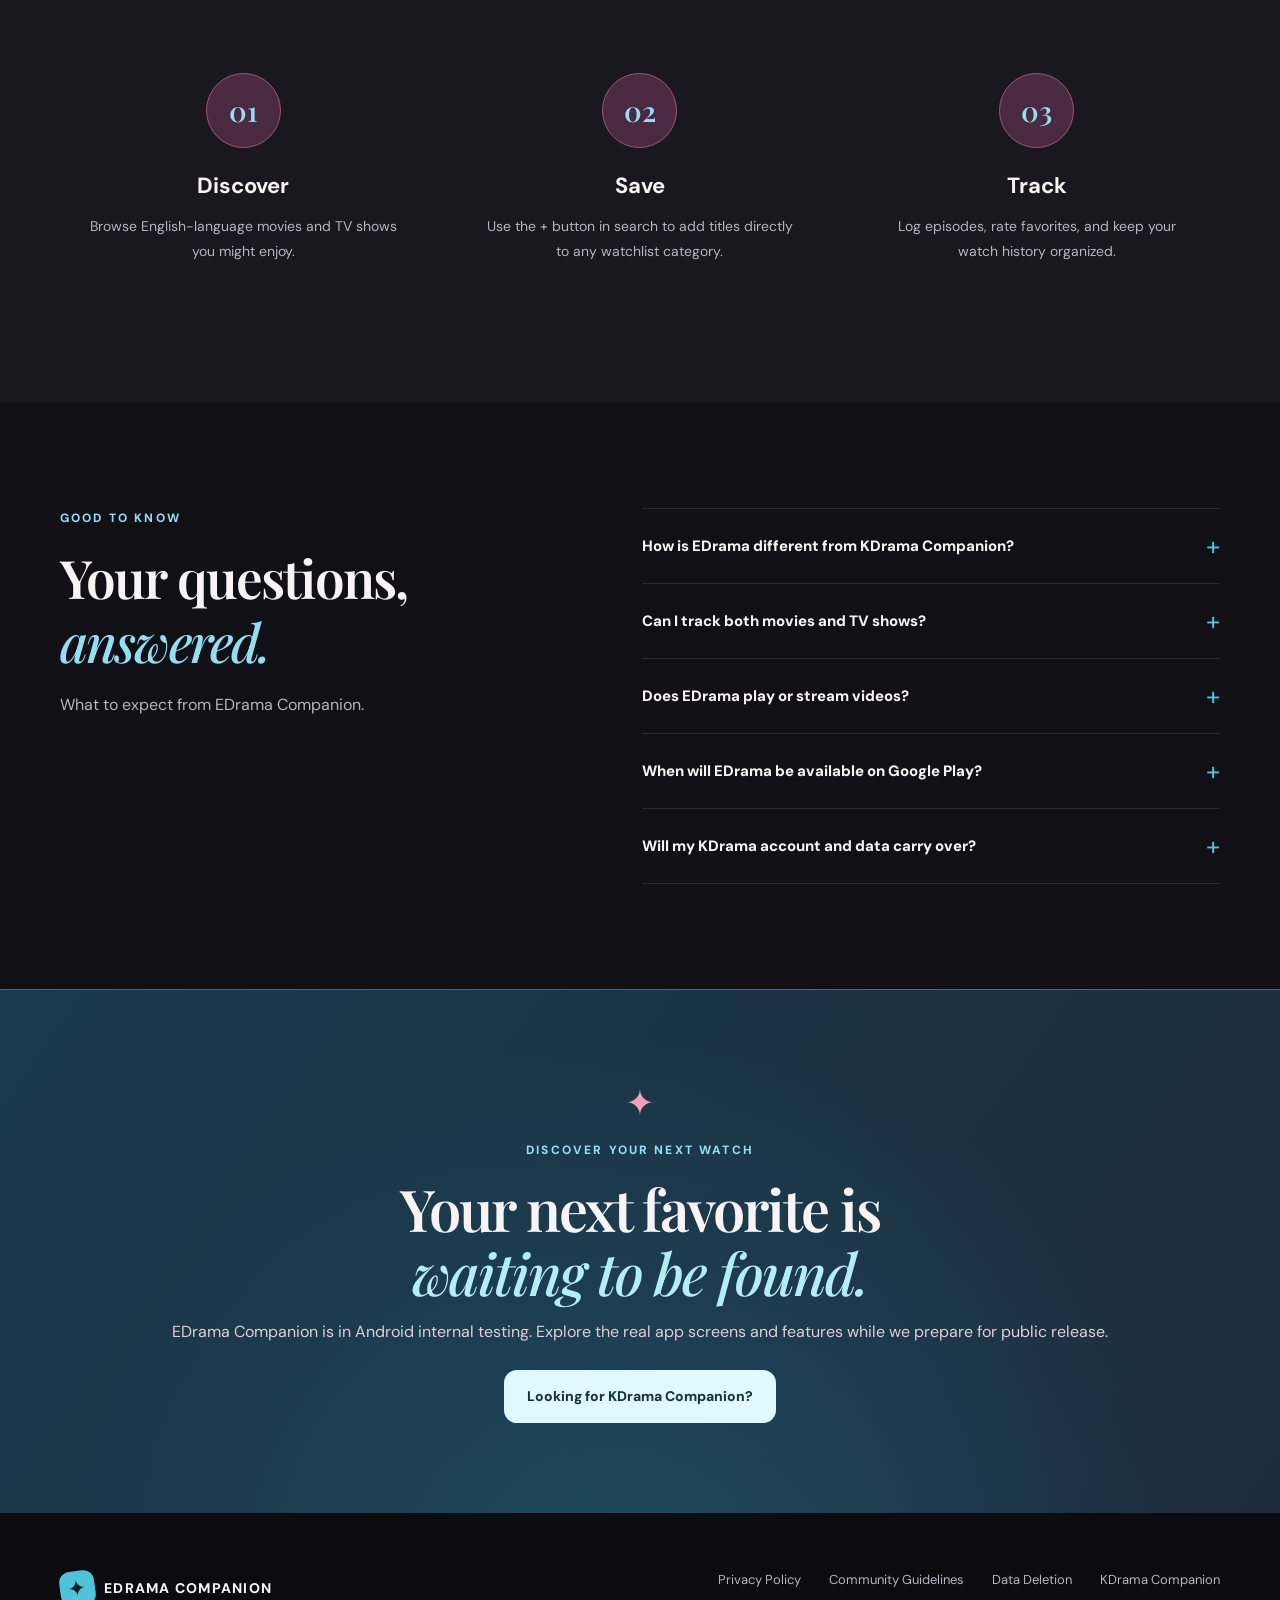
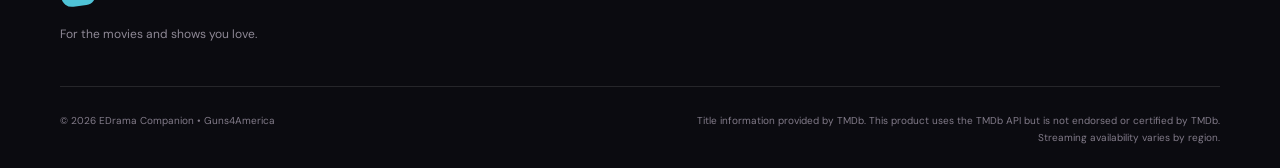
<file: edrama/index.html>
<!doctype html>
<html lang="en">
<head>
<meta charset="utf-8">
<meta name="viewport" content="width=device-width, initial-scale=1">
<meta name="theme-color" content="#101016">
<meta name="description" content="EDrama Companion helps you discover and track English-language movies and TV shows, organize watchlists, rate favorites, and explore your viewing history.">
<meta property="og:type" content="website">
<meta property="og:title" content="EDrama Companion — Movies & TV Shows">
<meta property="og:description" content="Discover your next watch. Track English-language TV shows and movies in a beautiful Android companion.">
<link rel="canonical" href="https://kdramacompanion.com/edrama/">
<title>EDrama Companion — Discover Movies & TV Shows</title>
<link rel="icon" type="image/svg+xml" href="../favicon.svg">
<link rel="stylesheet" href="../styles.css">
<link rel="stylesheet" href="styles.css">
<script defer src="../script.js"></script>
</head>
<body>
<a class="skip" href="#main">Skip to content</a>
<header class="site-header" id="top">
<nav class="nav shell" aria-label="Main navigation">
<a class="brand" href="#top" aria-label="EDrama Companion home"><span class="brand-mark" aria-hidden="true">✦</span><span>EDRAMA<span class="brand-second"> COMPANION</span></span></a>
<button class="menu-toggle" aria-label="Open menu" aria-expanded="false" aria-controls="menu"><span></span><span></span><span></span></button>
<div class="nav-links" id="menu">
<a href="#features">Features</a><a href="#screenshots">Screenshots</a><a href="#how-it-works">How it works</a><a href="#faq">FAQ</a><a href="/edrama/privacy/">Privacy</a><a href="/edrama/community-guidelines/">Guidelines</a><a class="nav-cta" href="/">Looking for KDrama Companion?</a>
</div></nav></header>
<main id="main">
<section class="hero"><div class="hero-glow" aria-hidden="true"></div><div class="shell hero-grid">
<div class="hero-copy">
<div class="eyebrow"><span class="sparkle">✦</span> YOUR MOVIES. YOUR SHOWS. YOUR WATCHLIST.</div>
<h1>Find your next watch.<br><em>Remember every favorite.</em></h1>
<p class="hero-lead">Your place for English-language movies and TV shows. Discover new releases, track each episode, save what you want to watch, and build a collection that's yours.</p>
<div class="hero-actions"><a class="button button-primary" href="#screenshots">Explore the app ↓</a><a class="button button-ghost" href="#features">See features</a></div>
<div class="edrama-notice">EDrama Companion is now in Google Play internal testing. Public availability will be announced after launch.</div>
<div class="hero-notes"><span>✓ Movies &amp; TV shows</span><span>✓ Track what you've watched</span></div>
</div>
<div class="hero-art" aria-label="Preview of EDrama Companion running on Android"><div class="orbit orbit-one" aria-hidden="true"></div><div class="orbit orbit-two" aria-hidden="true"></div>
<div class="phone"><div class="phone-screen real-screen"><img src="../assets/edrama-home.png" alt="EDrama Companion Home screen showing English-language TV shows and movies" fetchpriority="high" decoding="async"></div></div>
<div class="floating-note note-top"><span class="note-symbol">✦</span><span>Discover your<br><strong>next watch</strong></span></div>
<div class="floating-note note-bottom"><span class="note-heart">★</span><span>Save your favorites.<br><strong>Track every episode.</strong></span></div>
</div></div></section>
<div class="ribbon" aria-label="App highlights"><div class="shell ribbon-content"><span>THE NEXT EPISODE</span><b>✦</b><span>MOVIE NIGHT</span><b>✦</b><span>YOUR FAVORITE CAST</span><b>✦</b><span>YOUR WATCHLIST</span></div></div>
<section class="section intro" id="features"><div class="shell"><div class="section-header centered"><div class="eyebrow">MADE FOR YOUR NEXT WATCH</div><h2>One place for the movies<br><em>and shows you love.</em></h2><p>All the familiar organization and discovery tools, adapted for English-language entertainment.</p></div>
<div class="feature-grid">
<article class="feature feature-large"><span class="feature-icon">✦</span><span class="feature-tag">01 / DISCOVER</span><h3>Find something<br>worth watching.</h3><p>Browse English-language films and series, search by title or genre, and explore recommendations that reflect your interests.</p><div class="genre-chips"><span>Sci-fi</span><span>Mystery</span><span>Fantasy</span><span>Thriller</span><span>Comedy</span></div></article>
<article class="feature"><span class="feature-icon">▤</span><span class="feature-tag">02 / ORGANIZE</span><h3>Your watchlist,<br>your way.</h3><p>Organize Watching, Plan to Watch, Completed, On Hold, and Dropped titles. Save directly to any list from search.</p></article>
<article class="feature"><span class="feature-icon">▶</span><span class="feature-tag">03 / TRACK</span><h3>Know where<br>you left off.</h3><p>Mark episodes as watched, record ratings, revisit favorites, and follow your progress across seasons.</p></article>
<article class="feature"><span class="feature-icon">♥</span><span class="feature-tag">04 / FAVORITES</span><h3>Your actors,<br>creators, and genres.</h3><p>Save people and genres you love, then use them to inspire your next watch.</p></article>
<article class="feature"><span class="feature-icon">◷</span><span class="feature-tag">05 / INSIGHTS</span><h3>See your<br>viewing journey.</h3><p>Look back at completed titles, time spent watching, ratings, and yearly highlights.</p></article>
<article class="feature"><span class="feature-icon">☁</span><span class="feature-tag">06 / CONNECT</span><h3>Ready to grow<br>with you.</h3><p>Connect with friends, share selected lists and ratings, recommend titles, and sync your watchlist with Google. Your sharing choices are always in your control.</p></article>
</div></div></section>
<section class="streaming-highlight" id="streaming"><div class="shell streaming-layout"><div class="streaming-copy"><div class="eyebrow">WHERE TO WATCH</div><h2>Your next movie.<br><em>Your favorite service.</em></h2><p>Choose the streaming services you use and explore titles with region-specific availability information from TMDb. EDrama is a tracker and discovery app; it does not stream films or episodes itself.</p><div class="streaming-benefits"><span>✓ TV shows and movies</span><span>✓ Region-specific providers</span><span>✓ Personalized browsing</span></div></div>
<div class="experience-preview"><div class="actual-preview"><img src="../assets/edrama-search-current.png" alt="EDrama Companion Search screen with TV Shows and Movies filters" loading="lazy" decoding="async"></div></div></div></section>
<section class="section screenshot-section" id="screenshots"><div class="shell"><div class="section-header"><div class="eyebrow">REAL ANDROID PREVIEW</div><h2>Meet your <em>next watchlist.</em></h2><p>Real screens captured on a Pixel 11 Pro XL. Friend names and profile photos are obscured for privacy.</p></div><div class="screenshot-gallery" role="region" aria-label="EDrama Companion screenshots" tabindex="0">
<figure class="screenshot-card"><div class="shot-image"><img src="../assets/edrama-home.png" alt="EDrama Companion Home screen" loading="lazy" decoding="async"></div><figcaption><strong>Home</strong><span>Discover movies, series, and personalized recommendations.</span></figcaption></figure>
<figure class="screenshot-card"><div class="shot-image"><img src="../assets/edrama-search-current.png" alt="EDrama Companion Search screen" loading="lazy" decoding="async"></div><figcaption><strong>Search</strong><span>Find titles by name and see what is already in your lists.</span></figcaption></figure>
<figure class="screenshot-card"><div class="shot-image"><img src="../assets/edrama-list-picker.png" alt="EDrama Companion Quick add screen" loading="lazy" decoding="async"></div><figcaption><strong>Quick add</strong><span>Choose Completed, Watching, or another list with one tap.</span></figcaption></figure>
<figure class="screenshot-card"><div class="shot-image"><img src="../assets/edrama-watchlist.png" alt="EDrama Companion My List screen" loading="lazy" decoding="async"></div><figcaption><strong>My List</strong><span>Keep episodes organized and track progress as you watch.</span></figcaption></figure>
<figure class="screenshot-card"><div class="shot-image"><img src="../assets/edrama-title-detail.png" alt="EDrama Companion Title details screen" loading="lazy" decoding="async"></div><figcaption><strong>Title details</strong><span>Explore cast, reviews, and recommendations for each title.</span></figcaption></figure>
<figure class="screenshot-card"><div class="shot-image"><img src="../assets/edrama-profile.png" alt="EDrama Companion Viewing journey screen" loading="lazy" decoding="async"></div><figcaption><strong>Viewing journey</strong><span>Track progress, insights, genres, and favorites.</span></figcaption></figure>
<figure class="screenshot-card"><div class="shot-image"><img src="../assets/edrama-friends-safe.png" alt="EDrama Companion Friends screen" loading="lazy" decoding="async"></div><figcaption><strong>Friends</strong><span>Connect privately, share selected lists, and manage suggestions.</span></figcaption></figure>
</div></div></section>
<section class="section steps" id="how-it-works"><div class="shell"><div class="section-header centered"><div class="eyebrow">THREE SIMPLE STEPS</div><h2>Find it. Save it. <em>Enjoy it.</em></h2></div><div class="steps-grid">
<div><span>01</span><h3>Discover</h3><p>Browse English-language movies and TV shows you might enjoy.</p></div>
<div><span>02</span><h3>Save</h3><p>Use the + button in search to add titles directly to any watchlist category.</p></div>
<div><span>03</span><h3>Track</h3><p>Log episodes, rate favorites, and keep your watch history organized.</p></div>
</div></div></section>
<section class="section faq" id="faq"><div class="shell faq-grid"><div><div class="eyebrow">GOOD TO KNOW</div><h2>Your questions,<br><em>answered.</em></h2><p>What to expect from EDrama Companion.</p></div><div class="faq-items">
<details><summary>How is EDrama different from KDrama Companion?<span>+</span></summary><p>EDrama focuses on English-original-language TV shows and movies, while KDrama Companion focuses on Korean titles. The apps have separate Android packages and separate Firebase projects.</p></details>
<details><summary>Can I track both movies and TV shows?<span>+</span></summary><p>Yes. Watchlists, ratings, episode tracking, and discovery support movies and TV series.</p></details>
<details><summary>Does EDrama play or stream videos?<span>+</span></summary><p>No. It helps you find and track titles. Streaming availability comes from external providers and can vary by region.</p></details>
<details><summary>When will EDrama be available on Google Play?<span>+</span></summary><p>EDrama Companion is available to invited internal testers on Google Play. A public listing will be linked after release.</p></details>
<details><summary>Will my KDrama account and data carry over?<span>+</span></summary><p>No. The apps use independent Firebase projects and watchlists. EDrama does not automatically access or import your KDrama account data.</p></details>
</div></div></section>
<section class="closing"><div class="shell closing-inner"><span class="closing-deco" aria-hidden="true">✦</span><div class="eyebrow">DISCOVER YOUR NEXT WATCH</div><h2>Your next favorite is<br><em>waiting to be found.</em></h2><p>EDrama Companion is in Android internal testing. Explore the real app screens and features while we prepare for public release.</p><a class="button button-light" href="/">Looking for KDrama Companion?</a></div></section>
</main>
<footer class="footer"><div class="shell footer-grid"><div><a class="brand" href="#top"><span class="brand-mark" aria-hidden="true">✦</span> EDRAMA COMPANION</a><p>For the movies and shows you love.</p></div><div class="footer-right"><a href="/edrama/privacy/">Privacy Policy</a><a href="/edrama/community-guidelines/">Community Guidelines</a><a href="/edrama/delete-account/">Data Deletion</a><a href="/">KDrama Companion</a></div></div><div class="shell footer-bottom"><span>© 2026 EDrama Companion • Guns4America</span><span>Title information provided by TMDb. This product uses the TMDb API but is not endorsed or certified by TMDb. Streaming availability varies by region.</span></div></footer>
</body></html>
</file>
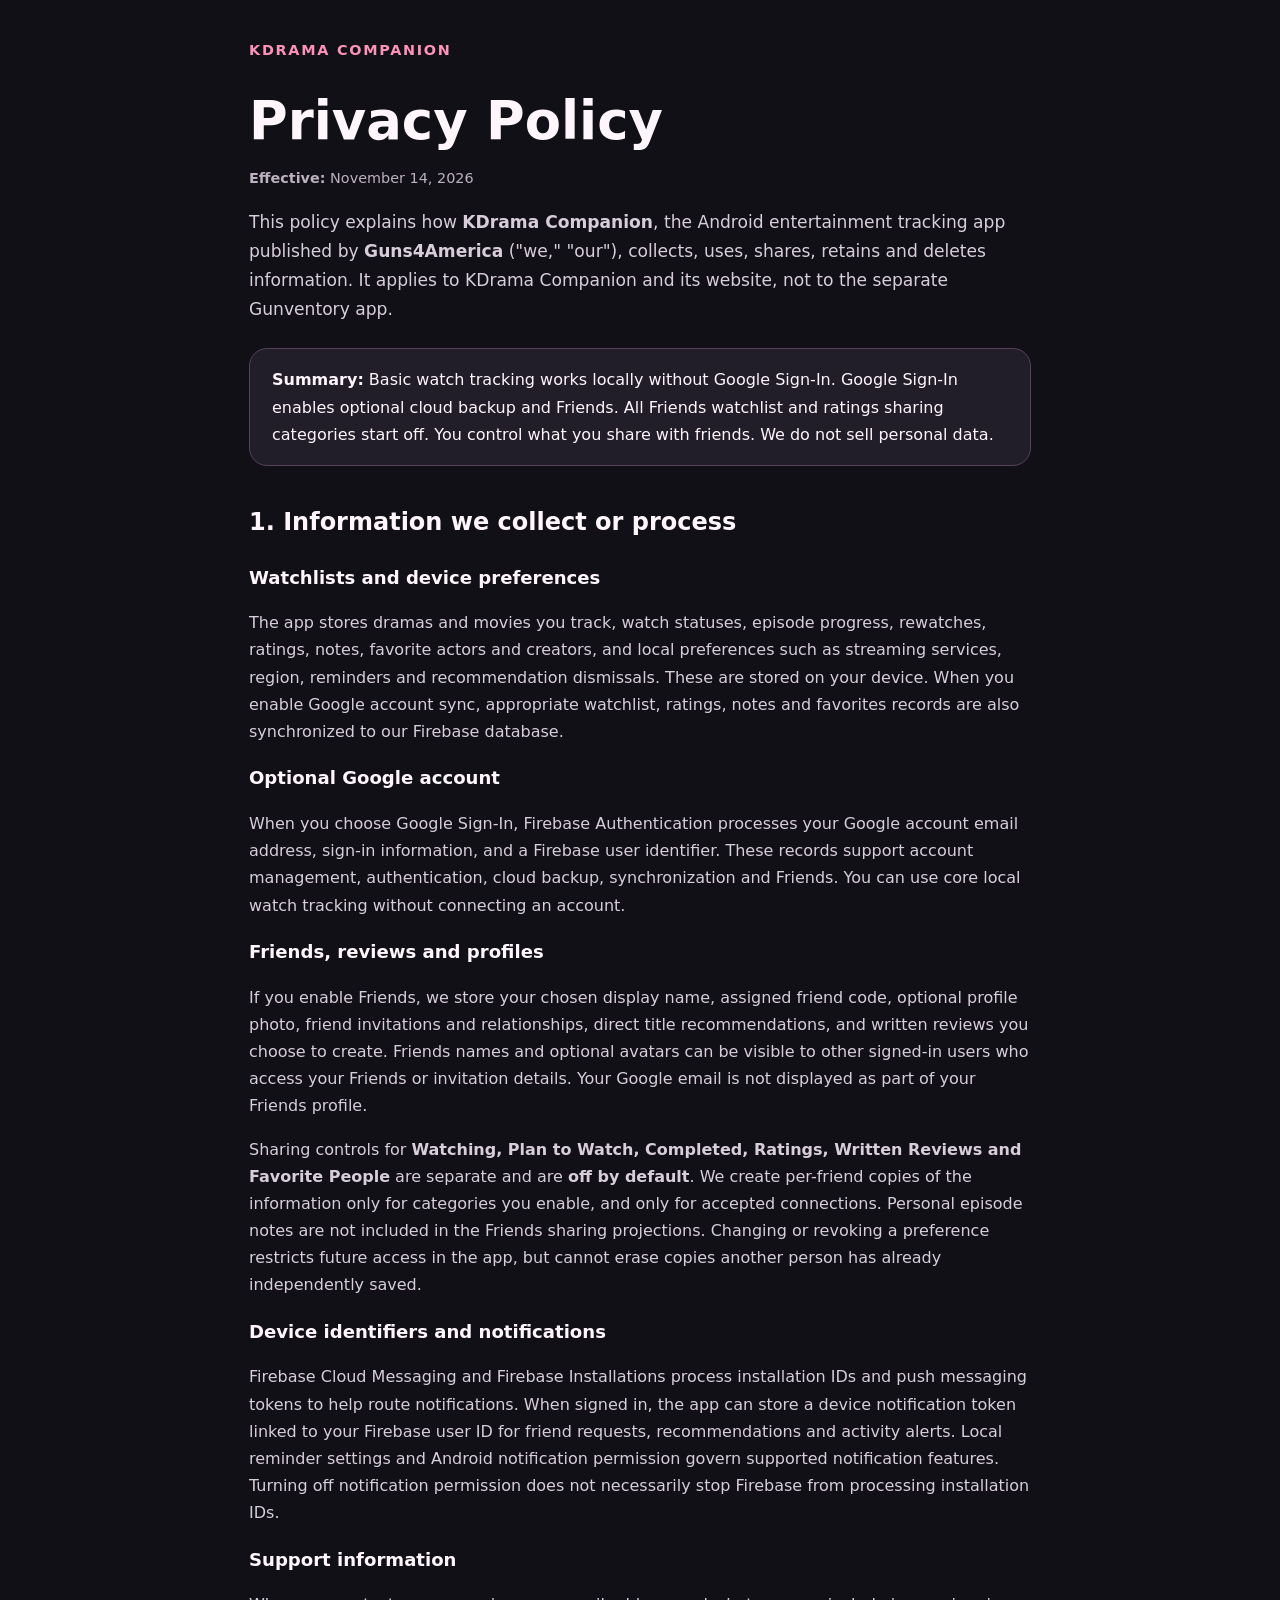
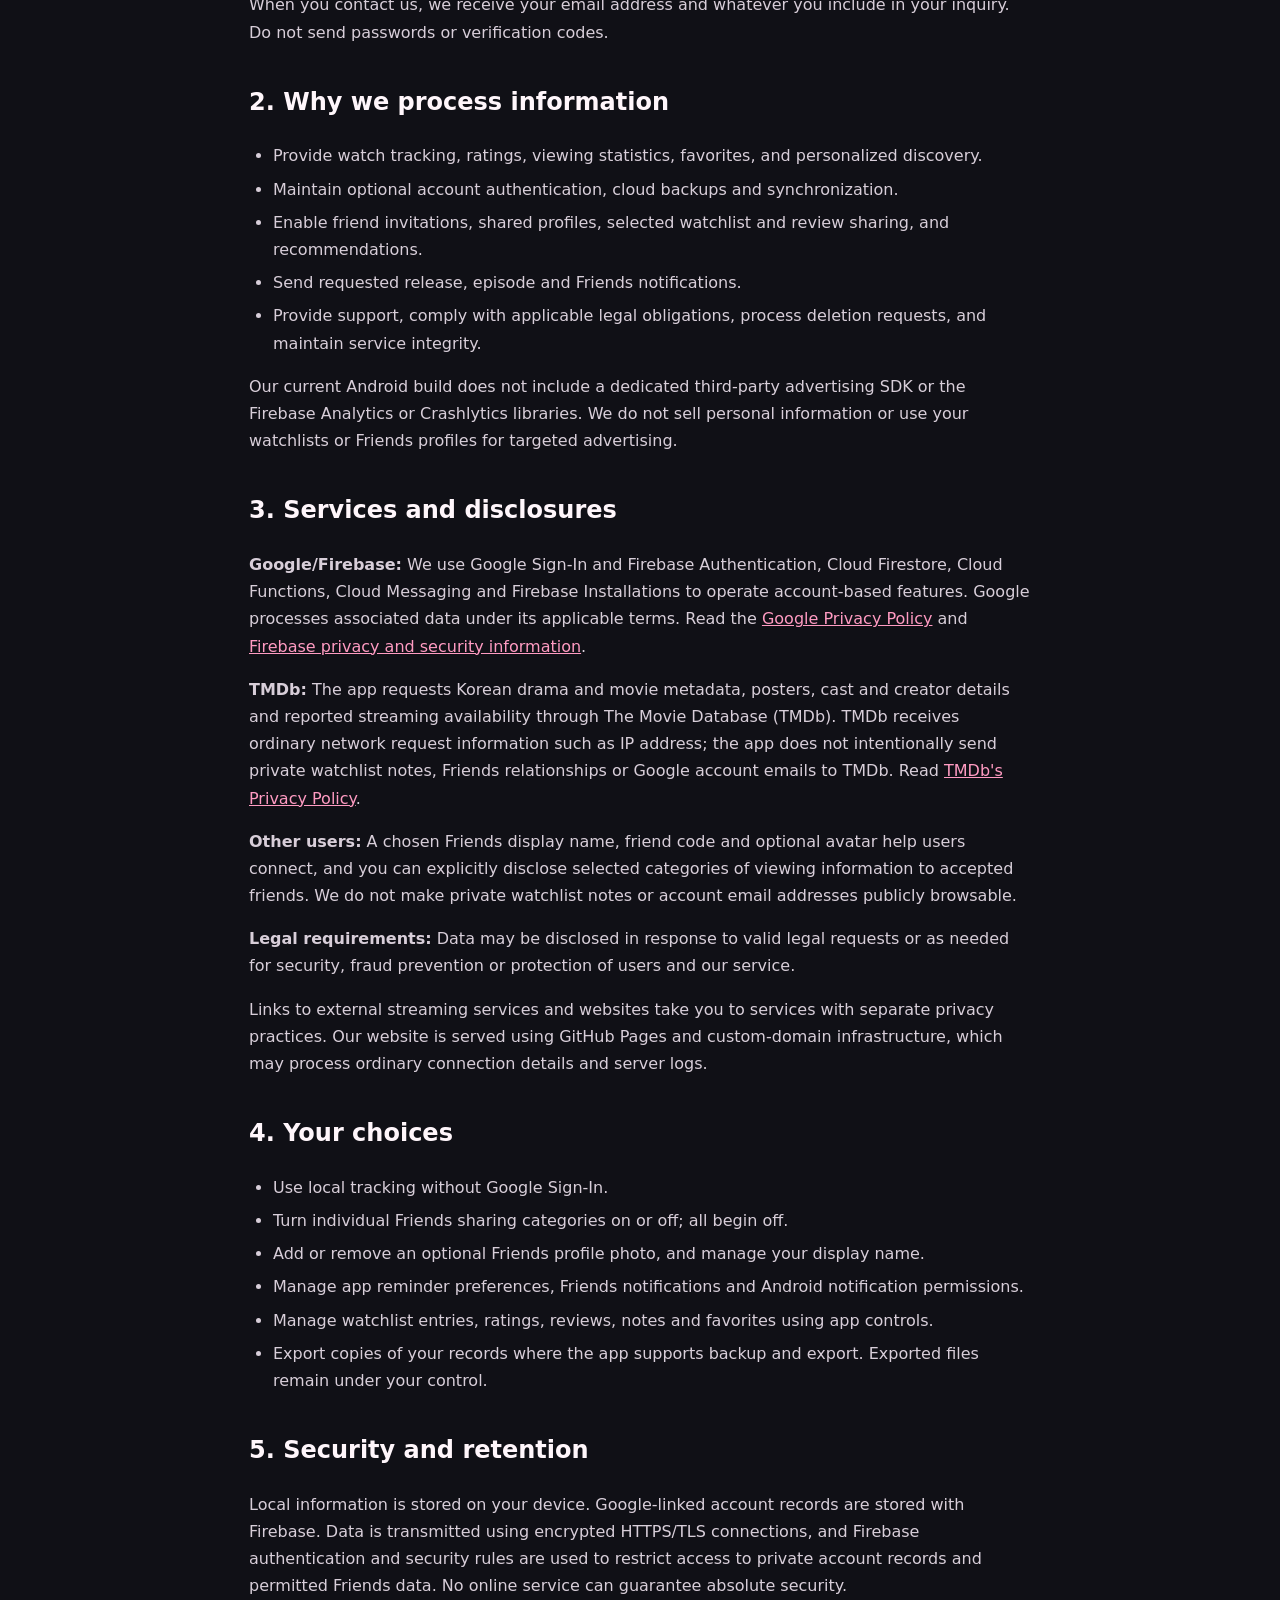
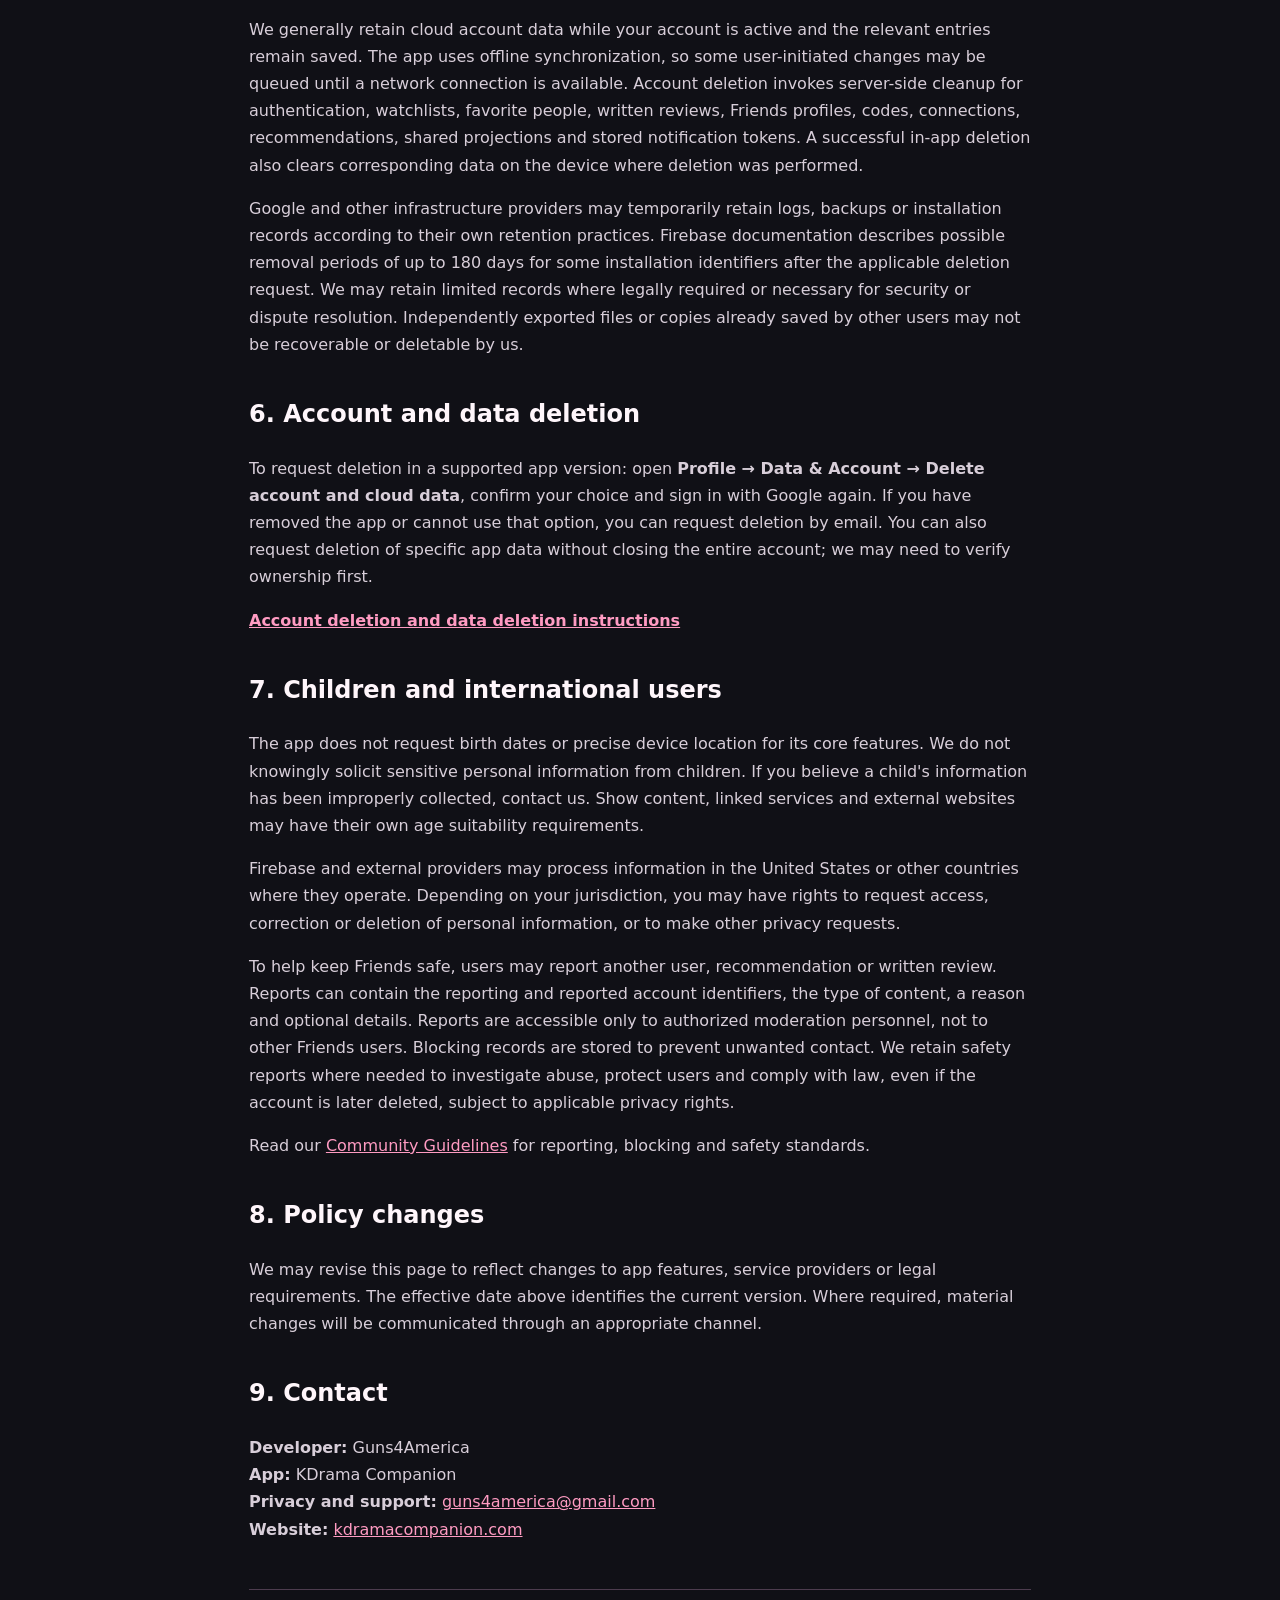
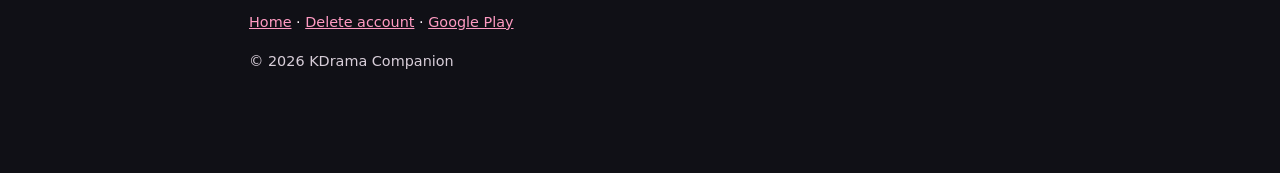
<file: privacy/index.html>
<!doctype html>
<html lang="en"><head><meta charset="utf-8"><meta name="viewport" content="width=device-width, initial-scale=1"><meta name="theme-color" content="#101016"><meta name="description" content="KDrama Companion Privacy Policy: data collection, Friends, Firebase sync, notifications and account deletion."><title>Privacy Policy | KDrama Companion</title><link rel="canonical" href="https://kdramacompanion.com/privacy/"><link rel="icon" href="/favicon.svg" type="image/svg+xml">
<style>:root{color-scheme:dark}*{box-sizing:border-box}body{margin:0;background:#101016;color:#fff6fb;font:16px/1.7 system-ui,-apple-system,Segoe UI,Roboto,sans-serif}main{max-width:830px;margin:auto;padding:36px 24px 85px}a{color:#ff9bc2}a:focus-visible{outline:3px solid #ff9bc2;outline-offset:4px}.brand{font-size:.9rem;letter-spacing:.12em;font-weight:800;text-decoration:none;color:#ff93b7}h1{font-size:clamp(2.1rem,6vw,3.3rem);line-height:1.15;margin:28px 0 12px}h2{margin-top:36px;font-size:1.5rem}h3{font-size:1.13rem;margin-bottom:5px}p,li{color:#d8ced9}li{margin:6px 0}ul{padding-left:24px}.intro{font-size:1.07rem}.box{border:1px solid #58415a;background:#211d29;border-radius:18px;padding:17px 22px;margin:24px 0}.small{color:#bdb1bf;font-size:.9rem}footer{margin-top:46px;padding-top:20px;border-top:1px solid #4d3c4e;font-size:.9rem}</style></head>
<body><main><a class="brand" href="/">KDRAMA COMPANION</a><h1>Privacy Policy</h1><p class="small"><strong>Effective:</strong> November 14, 2026</p>
<p class="intro">This policy explains how <strong>KDrama Companion</strong>, the Android entertainment tracking app published by <strong>Guns4America</strong> ("we," "our"), collects, uses, shares, retains and deletes information. It applies to KDrama Companion and its website, not to the separate Gunventory app.</p>
<div class="box"><strong>Summary:</strong> Basic watch tracking works locally without Google Sign-In. Google Sign-In enables optional cloud backup and Friends. All Friends watchlist and ratings sharing categories start off. You control what you share with friends. We do not sell personal data.</div>
<h2>1. Information we collect or process</h2>
<h3>Watchlists and device preferences</h3>
<p>The app stores dramas and movies you track, watch statuses, episode progress, rewatches, ratings, notes, favorite actors and creators, and local preferences such as streaming services, region, reminders and recommendation dismissals. These are stored on your device. When you enable Google account sync, appropriate watchlist, ratings, notes and favorites records are also synchronized to our Firebase database.</p>
<h3>Optional Google account</h3>
<p>When you choose Google Sign-In, Firebase Authentication processes your Google account email address, sign-in information, and a Firebase user identifier. These records support account management, authentication, cloud backup, synchronization and Friends. You can use core local watch tracking without connecting an account.</p>
<h3>Friends, reviews and profiles</h3>
<p>If you enable Friends, we store your chosen display name, assigned friend code, optional profile photo, friend invitations and relationships, direct title recommendations, and written reviews you choose to create. Friends names and optional avatars can be visible to other signed-in users who access your Friends or invitation details. Your Google email is not displayed as part of your Friends profile.</p>
<p>Sharing controls for <strong>Watching, Plan to Watch, Completed, Ratings, Written Reviews and Favorite People</strong> are separate and are <strong>off by default</strong>. We create per-friend copies of the information only for categories you enable, and only for accepted connections. Personal episode notes are not included in the Friends sharing projections. Changing or revoking a preference restricts future access in the app, but cannot erase copies another person has already independently saved.</p>
<h3>Device identifiers and notifications</h3>
<p>Firebase Cloud Messaging and Firebase Installations process installation IDs and push messaging tokens to help route notifications. When signed in, the app can store a device notification token linked to your Firebase user ID for friend requests, recommendations and activity alerts. Local reminder settings and Android notification permission govern supported notification features. Turning off notification permission does not necessarily stop Firebase from processing installation IDs.</p>
<h3>Support information</h3>
<p>When you contact us, we receive your email address and whatever you include in your inquiry. Do not send passwords or verification codes.</p>
<h2>2. Why we process information</h2>
<ul><li>Provide watch tracking, ratings, viewing statistics, favorites, and personalized discovery.</li><li>Maintain optional account authentication, cloud backups and synchronization.</li><li>Enable friend invitations, shared profiles, selected watchlist and review sharing, and recommendations.</li><li>Send requested release, episode and Friends notifications.</li><li>Provide support, comply with applicable legal obligations, process deletion requests, and maintain service integrity.</li></ul>
<p>Our current Android build does not include a dedicated third-party advertising SDK or the Firebase Analytics or Crashlytics libraries. We do not sell personal information or use your watchlists or Friends profiles for targeted advertising.</p>
<h2>3. Services and disclosures</h2>
<p><strong>Google/Firebase:</strong> We use Google Sign-In and Firebase Authentication, Cloud Firestore, Cloud Functions, Cloud Messaging and Firebase Installations to operate account-based features. Google processes associated data under its applicable terms. Read the <a href="https://policies.google.com/privacy" target="_blank" rel="noopener noreferrer">Google Privacy Policy</a> and <a href="https://firebase.google.com/support/privacy" target="_blank" rel="noopener noreferrer">Firebase privacy and security information</a>.</p>
<p><strong>TMDb:</strong> The app requests Korean drama and movie metadata, posters, cast and creator details and reported streaming availability through The Movie Database (TMDb). TMDb receives ordinary network request information such as IP address; the app does not intentionally send private watchlist notes, Friends relationships or Google account emails to TMDb. Read <a href="https://www.themoviedb.org/privacy-policy" target="_blank" rel="noopener noreferrer">TMDb's Privacy Policy</a>.</p>
<p><strong>Other users:</strong> A chosen Friends display name, friend code and optional avatar help users connect, and you can explicitly disclose selected categories of viewing information to accepted friends. We do not make private watchlist notes or account email addresses publicly browsable.</p>
<p><strong>Legal requirements:</strong> Data may be disclosed in response to valid legal requests or as needed for security, fraud prevention or protection of users and our service.</p>
<p>Links to external streaming services and websites take you to services with separate privacy practices. Our website is served using GitHub Pages and custom-domain infrastructure, which may process ordinary connection details and server logs.</p>
<h2>4. Your choices</h2>
<ul><li>Use local tracking without Google Sign-In.</li><li>Turn individual Friends sharing categories on or off; all begin off.</li><li>Add or remove an optional Friends profile photo, and manage your display name.</li><li>Manage app reminder preferences, Friends notifications and Android notification permissions.</li><li>Manage watchlist entries, ratings, reviews, notes and favorites using app controls.</li><li>Export copies of your records where the app supports backup and export. Exported files remain under your control.</li></ul>
<h2>5. Security and retention</h2>
<p>Local information is stored on your device. Google-linked account records are stored with Firebase. Data is transmitted using encrypted HTTPS/TLS connections, and Firebase authentication and security rules are used to restrict access to private account records and permitted Friends data. No online service can guarantee absolute security.</p>
<p>We generally retain cloud account data while your account is active and the relevant entries remain saved. The app uses offline synchronization, so some user-initiated changes may be queued until a network connection is available. Account deletion invokes server-side cleanup for authentication, watchlists, favorite people, written reviews, Friends profiles, codes, connections, recommendations, shared projections and stored notification tokens. A successful in-app deletion also clears corresponding data on the device where deletion was performed.</p>
<p>Google and other infrastructure providers may temporarily retain logs, backups or installation records according to their own retention practices. Firebase documentation describes possible removal periods of up to 180 days for some installation identifiers after the applicable deletion request. We may retain limited records where legally required or necessary for security or dispute resolution. Independently exported files or copies already saved by other users may not be recoverable or deletable by us.</p>
<h2>6. Account and data deletion</h2>
<p>To request deletion in a supported app version: open <strong>Profile → Data &amp; Account → Delete account and cloud data</strong>, confirm your choice and sign in with Google again. If you have removed the app or cannot use that option, you can request deletion by email. You can also request deletion of specific app data without closing the entire account; we may need to verify ownership first.</p>
<p><a href="/delete-account/"><strong>Account deletion and data deletion instructions</strong></a></p>
<h2>7. Children and international users</h2>
<p>The app does not request birth dates or precise device location for its core features. We do not knowingly solicit sensitive personal information from children. If you believe a child's information has been improperly collected, contact us. Show content, linked services and external websites may have their own age suitability requirements.</p>
<p>Firebase and external providers may process information in the United States or other countries where they operate. Depending on your jurisdiction, you may have rights to request access, correction or deletion of personal information, or to make other privacy requests.</p>
<p>To help keep Friends safe, users may report another user, recommendation or written review. Reports can contain the reporting and reported account identifiers, the type of content, a reason and optional details. Reports are accessible only to authorized moderation personnel, not to other Friends users. Blocking records are stored to prevent unwanted contact. We retain safety reports where needed to investigate abuse, protect users and comply with law, even if the account is later deleted, subject to applicable privacy rights.</p>
<p>Read our <a href="/community-guidelines/">Community Guidelines</a> for reporting, blocking and safety standards.</p>
<h2>8. Policy changes</h2>
<p>We may revise this page to reflect changes to app features, service providers or legal requirements. The effective date above identifies the current version. Where required, material changes will be communicated through an appropriate channel.</p>
<h2>9. Contact</h2>
<p><strong>Developer:</strong> Guns4America<br><strong>App:</strong> KDrama Companion<br><strong>Privacy and support:</strong> <a href="mailto:guns4america@gmail.com?subject=KDrama%20Companion%20Privacy%20Request">guns4america@gmail.com</a><br><strong>Website:</strong> <a href="https://kdramacompanion.com/">kdramacompanion.com</a></p>
<footer><a href="/">Home</a> · <a href="/delete-account/">Delete account</a> · <a href="https://play.google.com/store/apps/details?id=com.guns4america.kdrama">Google Play</a><p>© 2026 KDrama Companion</p></footer>
</main></body></html>
</file>
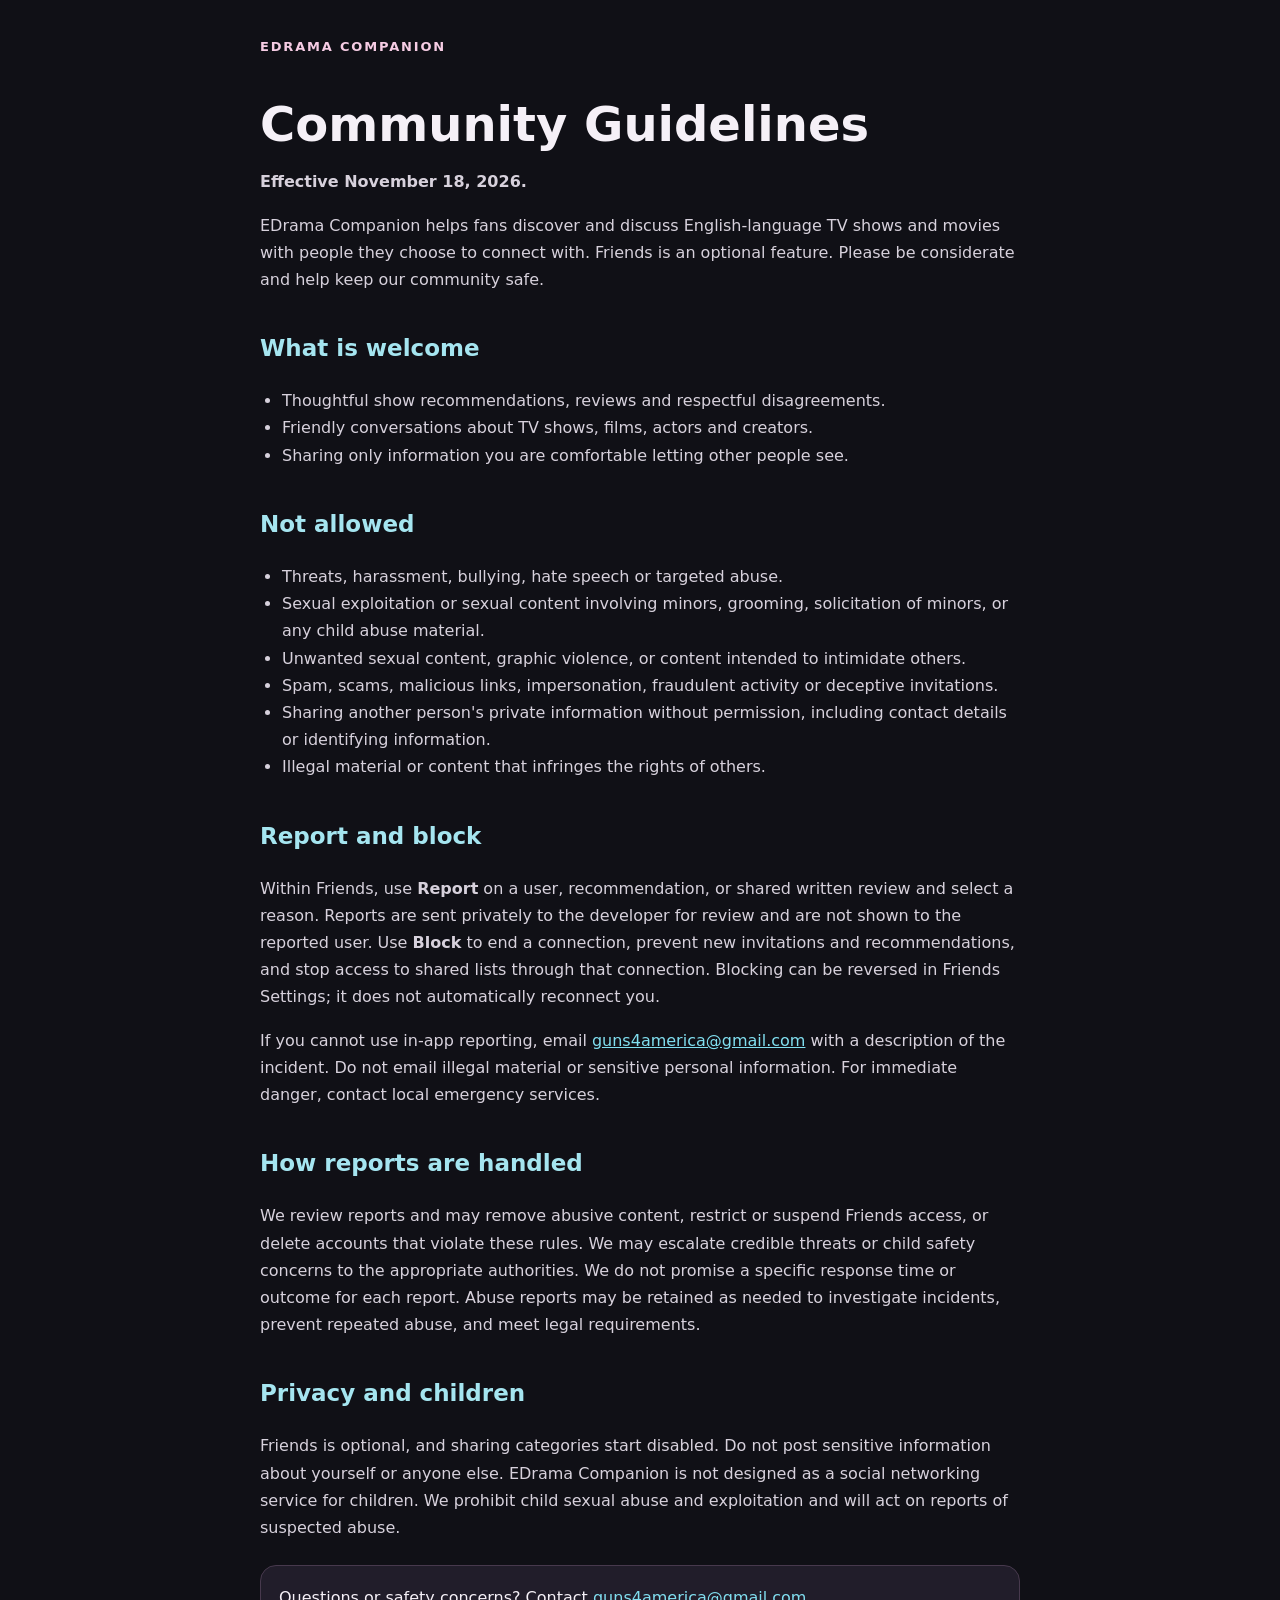
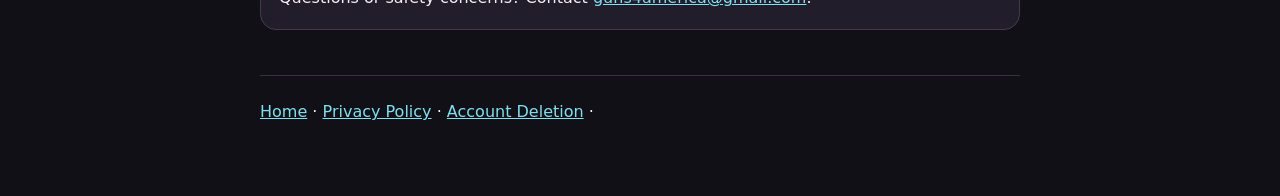
<file: edrama/community-guidelines/index.html>
<!doctype html>
<html lang="en"><head><meta charset="utf-8"><meta name="viewport" content="width=device-width, initial-scale=1">
<meta name="theme-color" content="#101016">
<meta name="description" content="Community guidelines and safety reporting for EDrama Companion Friends.">
<title>Community Guidelines | EDrama Companion</title>
<link rel="canonical" href="https://kdramacompanion.com/edrama/community-guidelines/">
<style>
:root{color-scheme:dark}*{box-sizing:border-box}body{margin:0;background:#101016;color:#f5f0f7;font:16px/1.7 system-ui,-apple-system,Segoe UI,sans-serif}
main{width:min(760px,calc(100% - 36px));margin:0 auto;padding:32px 0 70px}.brand{color:#f6cce4;text-decoration:none;font-weight:800;letter-spacing:.14em;font-size:13px}
h1{font-size:clamp(33px,6vw,48px);line-height:1.15;margin:38px 0 12px}h2{font-size:23px;margin-top:36px;color:#a5e5f0}
p,li{color:#d7d1dc}a{color:#81dff0}ul{padding-left:22px}.note{background:#211d2a;border:1px solid #47394d;border-radius:16px;padding:18px;margin:24px 0}
footer{border-top:1px solid #39313f;margin-top:45px;padding-top:22px}
</style></head><body><main><a class="brand" href="/edrama/">EDRAMA COMPANION</a>
<h1>Community Guidelines</h1><p><strong>Effective November 18, 2026.</strong></p>
<p>EDrama Companion helps fans discover and discuss English-language TV shows and movies with people they choose to connect with. Friends is an optional feature. Please be considerate and help keep our community safe.</p>
<h2>What is welcome</h2><ul><li>Thoughtful show recommendations, reviews and respectful disagreements.</li>
<li>Friendly conversations about TV shows, films, actors and creators.</li>
<li>Sharing only information you are comfortable letting other people see.</li></ul>
<h2>Not allowed</h2><ul>
<li>Threats, harassment, bullying, hate speech or targeted abuse.</li>
<li>Sexual exploitation or sexual content involving minors, grooming, solicitation of minors, or any child abuse material.</li>
<li>Unwanted sexual content, graphic violence, or content intended to intimidate others.</li>
<li>Spam, scams, malicious links, impersonation, fraudulent activity or deceptive invitations.</li>
<li>Sharing another person's private information without permission, including contact details or identifying information.</li>
<li>Illegal material or content that infringes the rights of others.</li></ul>
<h2>Report and block</h2><p>Within Friends, use <strong>Report</strong> on a user, recommendation, or shared written review and select a reason. Reports are sent privately to the developer for review and are not shown to the reported user. Use <strong>Block</strong> to end a connection, prevent new invitations and recommendations, and stop access to shared lists through that connection. Blocking can be reversed in Friends Settings; it does not automatically reconnect you.</p>
<p>If you cannot use in-app reporting, email <a href="mailto:guns4america@gmail.com?subject=EDrama%20Companion%20safety%20report">guns4america@gmail.com</a> with a description of the incident. Do not email illegal material or sensitive personal information. For immediate danger, contact local emergency services.</p>
<h2>How reports are handled</h2><p>We review reports and may remove abusive content, restrict or suspend Friends access, or delete accounts that violate these rules. We may escalate credible threats or child safety concerns to the appropriate authorities. We do not promise a specific response time or outcome for each report. Abuse reports may be retained as needed to investigate incidents, prevent repeated abuse, and meet legal requirements.</p>
<h2>Privacy and children</h2><p>Friends is optional, and sharing categories start disabled. Do not post sensitive information about yourself or anyone else. EDrama Companion is not designed as a social networking service for children. We prohibit child sexual abuse and exploitation and will act on reports of suspected abuse.</p>
<div class="note">Questions or safety concerns? Contact <a href="mailto:guns4america@gmail.com">guns4america@gmail.com</a>.</div>
<footer><a href="/edrama/">Home</a> · <a href="/edrama/privacy/">Privacy Policy</a> · <a href="/edrama/delete-account/">Account Deletion</a> · </footer>
</main></body></html>
</file>
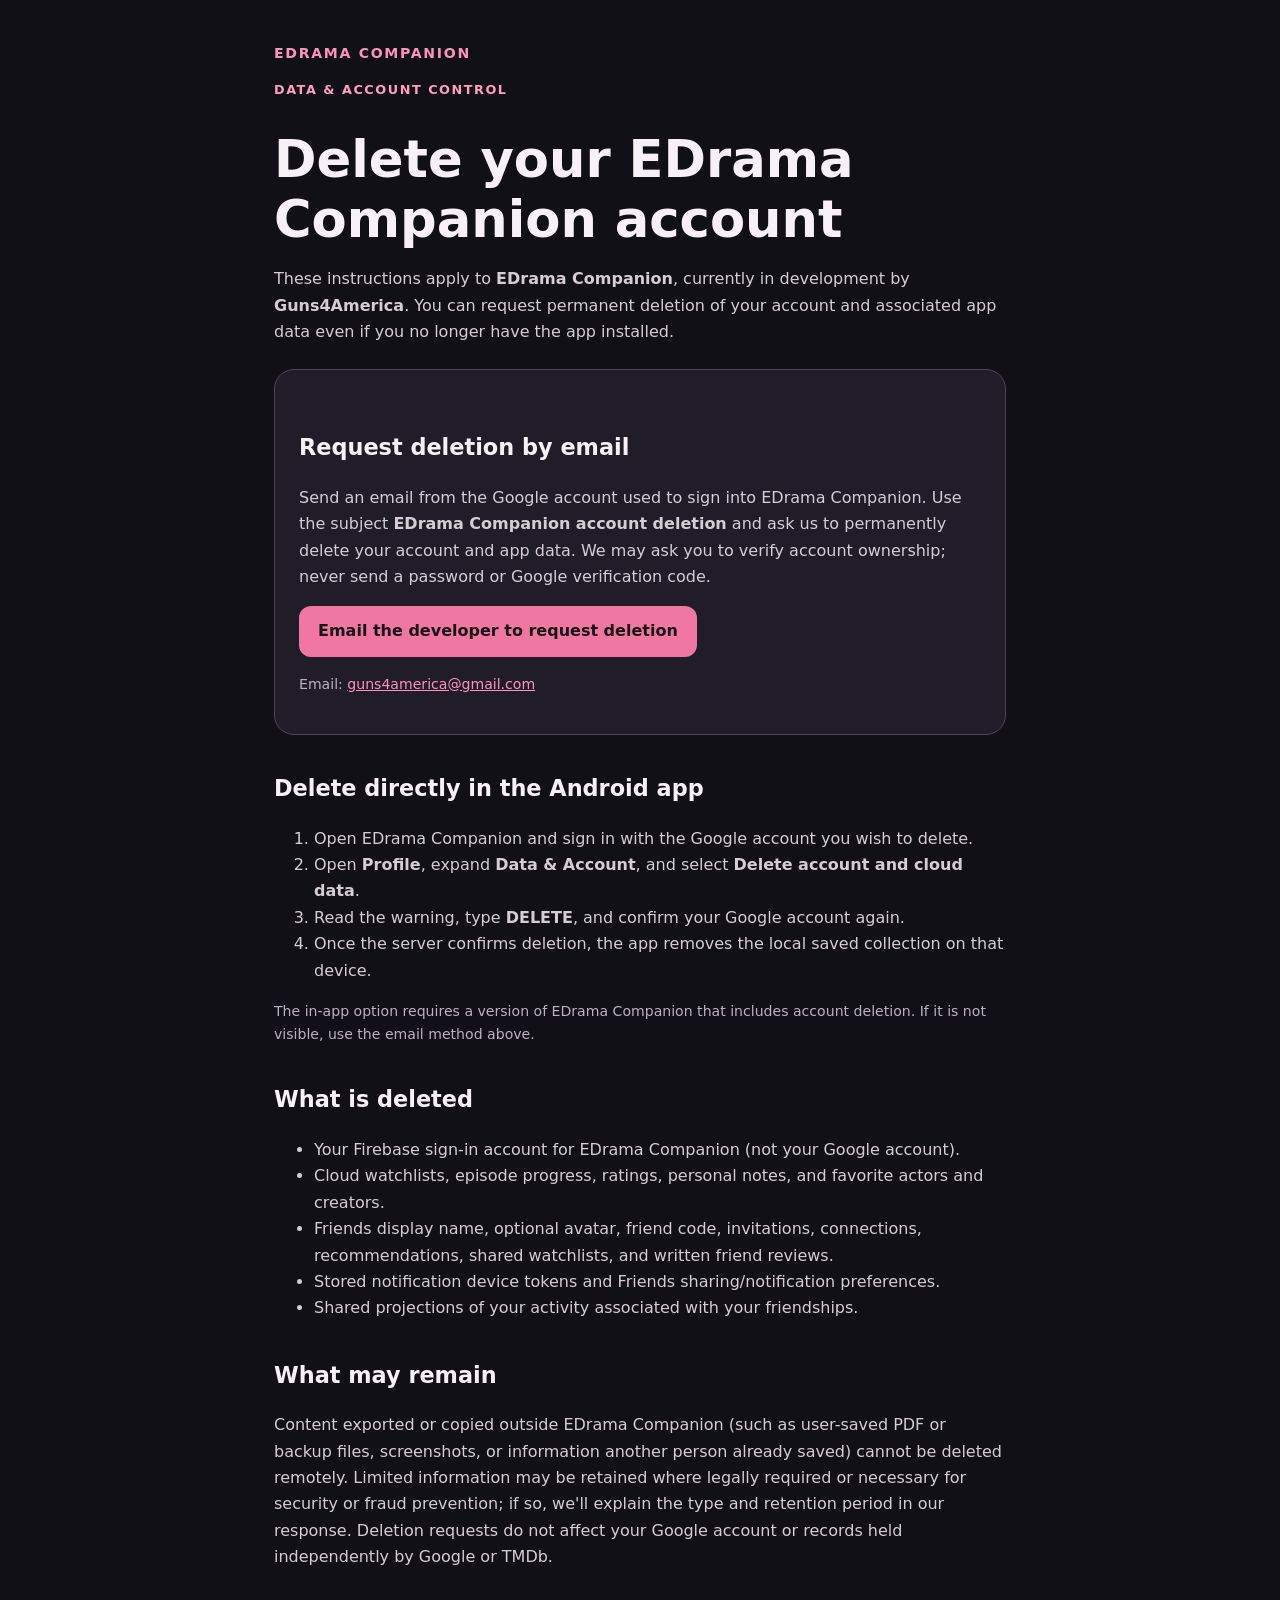
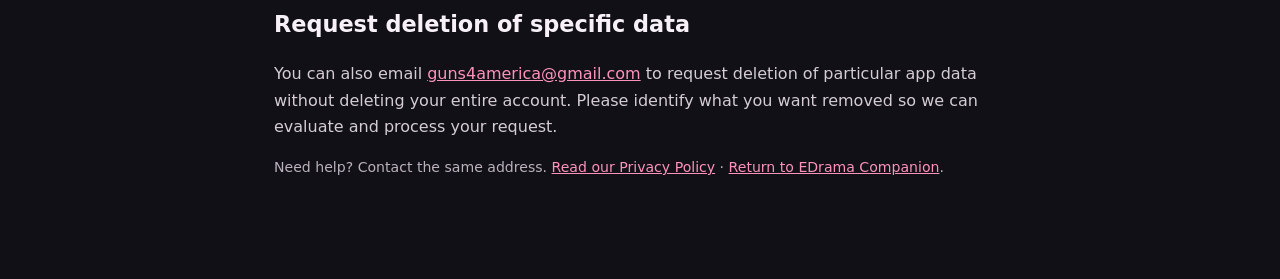
<file: edrama/delete-account/index.html>
<!doctype html>
<html lang="en">
<head>
<meta charset="utf-8"><meta name="viewport" content="width=device-width, initial-scale=1">
<meta name="theme-color" content="#101016">
<meta name="description" content="Request deletion of your EDrama Companion account and associated data.">
<title>Delete your account | EDrama Companion</title>
<link rel="icon" type="image/svg+xml" href="/favicon.svg">
<style>
:root{color-scheme:dark}*{box-sizing:border-box}body{margin:0;background:#101016;color:#f7f1f7;font:16px/1.65 system-ui,-apple-system,Segoe UI,sans-serif}
main{max-width:780px;margin:auto;padding:40px 24px 85px}a{color:#ff92bc}a:focus-visible{outline:3px solid #ff92bc;outline-offset:4px}
.brand{color:#ff92bc;font-weight:800;letter-spacing:.12em;text-decoration:none;font-size:.88rem}
h1{font-size:clamp(2rem,6vw,3.2rem);line-height:1.17;margin:30px 0 15px}h2{font-size:1.4rem;margin-top:35px}
p,li{color:#d5ccd5}.panel{background:#211d28;border:1px solid #564253;border-radius:20px;padding:24px;margin:24px 0}
.action{display:inline-block;background:#ef77a1;color:#17111b;font-weight:750;border-radius:12px;padding:12px 19px;text-decoration:none}
.small{font-size:.88rem;color:#bcb2be}.label{color:#ff9fbd;letter-spacing:.12em;font-size:.8rem;font-weight:800}
</style>
</head>
<body>
<main>
<a class="brand" href="/edrama/">EDRAMA COMPANION</a>
<p class="label">DATA &amp; ACCOUNT CONTROL</p>
<h1>Delete your EDrama Companion account</h1>
<p>These instructions apply to <strong>EDrama Companion</strong>, currently in development by <strong>Guns4America</strong>. You can request permanent deletion of your account and associated app data even if you no longer have the app installed.</p>
<section class="panel">
<h2>Request deletion by email</h2>
<p>Send an email from the Google account used to sign into EDrama Companion. Use the subject <strong>EDrama Companion account deletion</strong> and ask us to permanently delete your account and app data. We may ask you to verify account ownership; never send a password or Google verification code.</p>
<p><a class="action" href="mailto:guns4america@gmail.com?subject=EDrama%20Companion%20account%20deletion&amp;body=Please%20delete%20my%20EDrama%20Companion%20account%20and%20associated%20data.%0A%0AMy%20Google%20sign-in%20email%3A%20">Email the developer to request deletion</a></p>
<p class="small">Email: <a href="mailto:guns4america@gmail.com">guns4america@gmail.com</a></p>
</section>
<h2>Delete directly in the Android app</h2>
<ol><li>Open EDrama Companion and sign in with the Google account you wish to delete.</li><li>Open <strong>Profile</strong>, expand <strong>Data &amp; Account</strong>, and select <strong>Delete account and cloud data</strong>.</li><li>Read the warning, type <strong>DELETE</strong>, and confirm your Google account again.</li><li>Once the server confirms deletion, the app removes the local saved collection on that device.</li></ol>
<p class="small">The in-app option requires a version of EDrama Companion that includes account deletion. If it is not visible, use the email method above.</p>
<h2>What is deleted</h2>
<ul><li>Your Firebase sign-in account for EDrama Companion (not your Google account).</li><li>Cloud watchlists, episode progress, ratings, personal notes, and favorite actors and creators.</li><li>Friends display name, optional avatar, friend code, invitations, connections, recommendations, shared watchlists, and written friend reviews.</li><li>Stored notification device tokens and Friends sharing/notification preferences.</li><li>Shared projections of your activity associated with your friendships.</li></ul>
<h2>What may remain</h2>
<p>Content exported or copied outside EDrama Companion (such as user-saved PDF or backup files, screenshots, or information another person already saved) cannot be deleted remotely. Limited information may be retained where legally required or necessary for security or fraud prevention; if so, we'll explain the type and retention period in our response. Deletion requests do not affect your Google account or records held independently by Google or TMDb.</p>
<h2>Request deletion of specific data</h2>
<p>You can also email <a href="mailto:guns4america@gmail.com?subject=EDrama%20Companion%20data%20deletion%20request">guns4america@gmail.com</a> to request deletion of particular app data without deleting your entire account. Please identify what you want removed so we can evaluate and process your request.</p>
<p class="small">Need help? Contact the same address. <a href="/edrama/privacy/">Read our Privacy Policy</a> · <a href="/edrama/">Return to EDrama Companion</a>.</p>
</main>
</body></html>
</file>
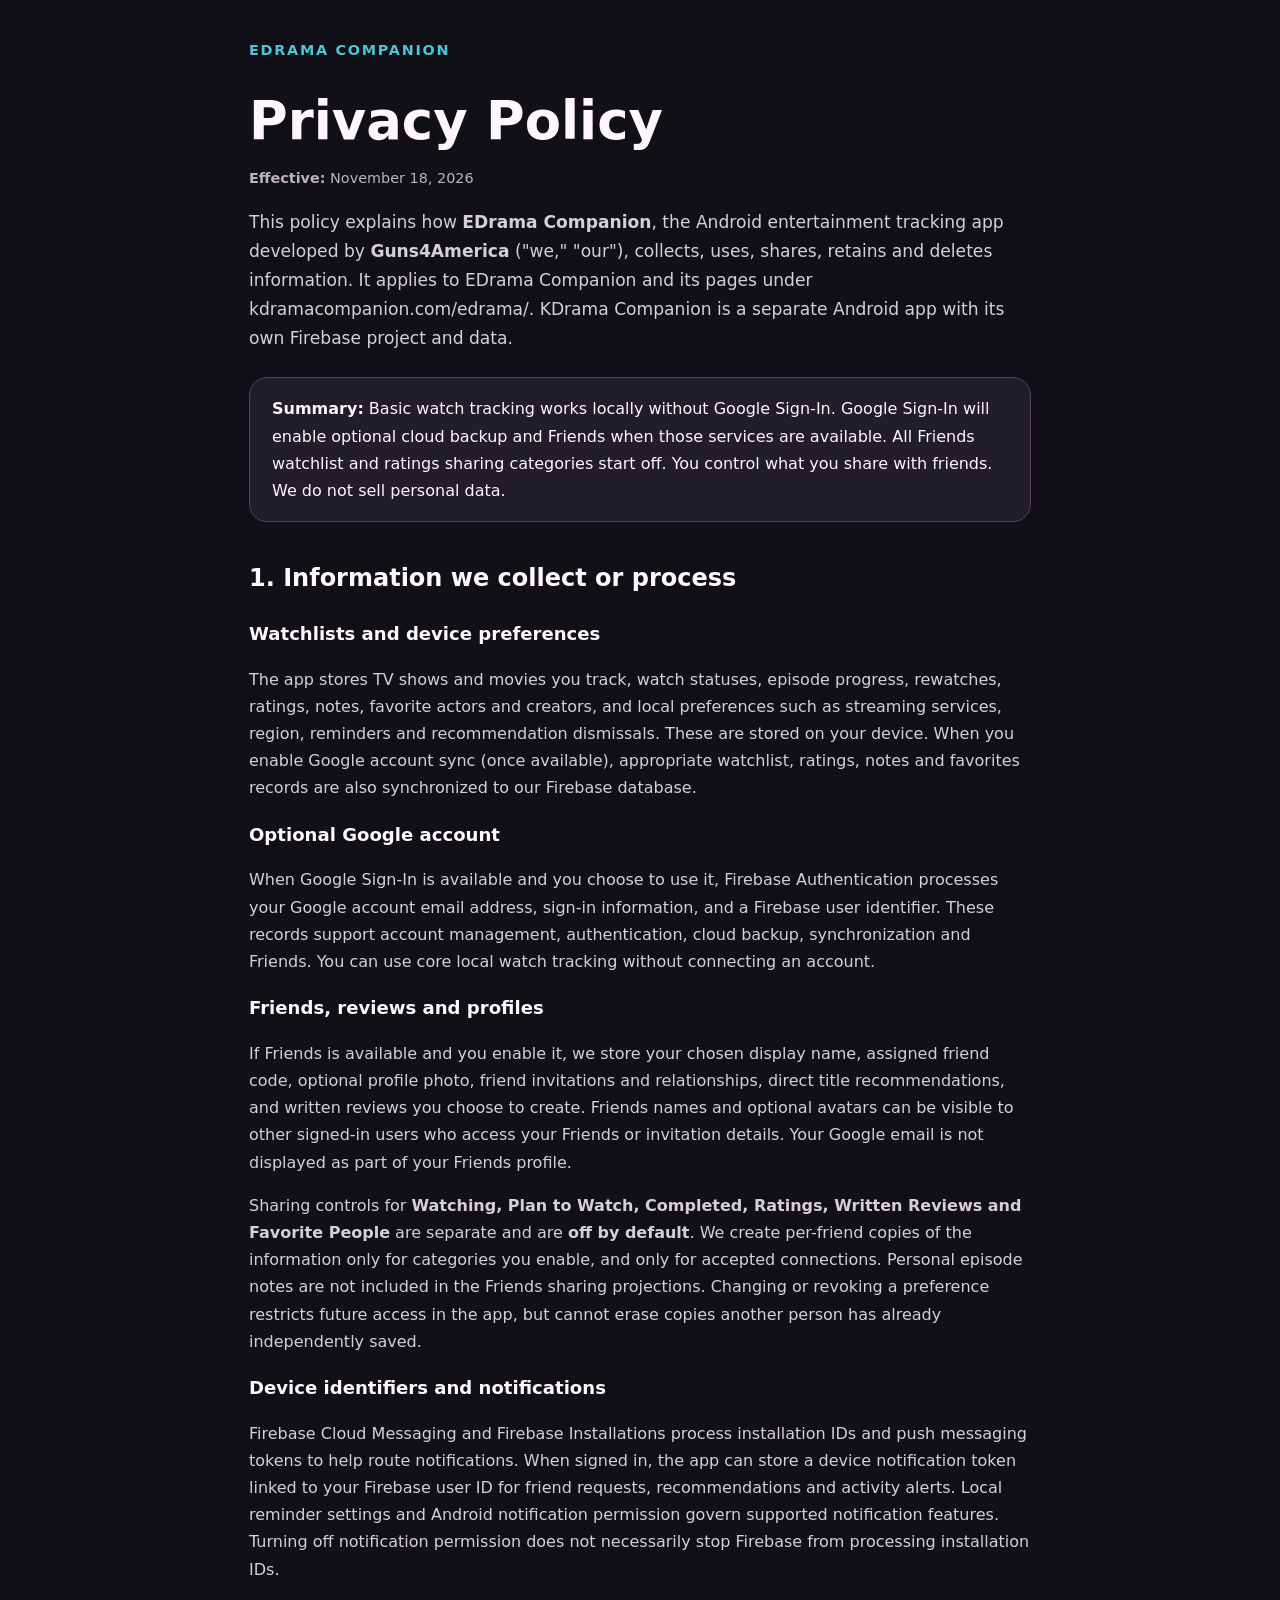
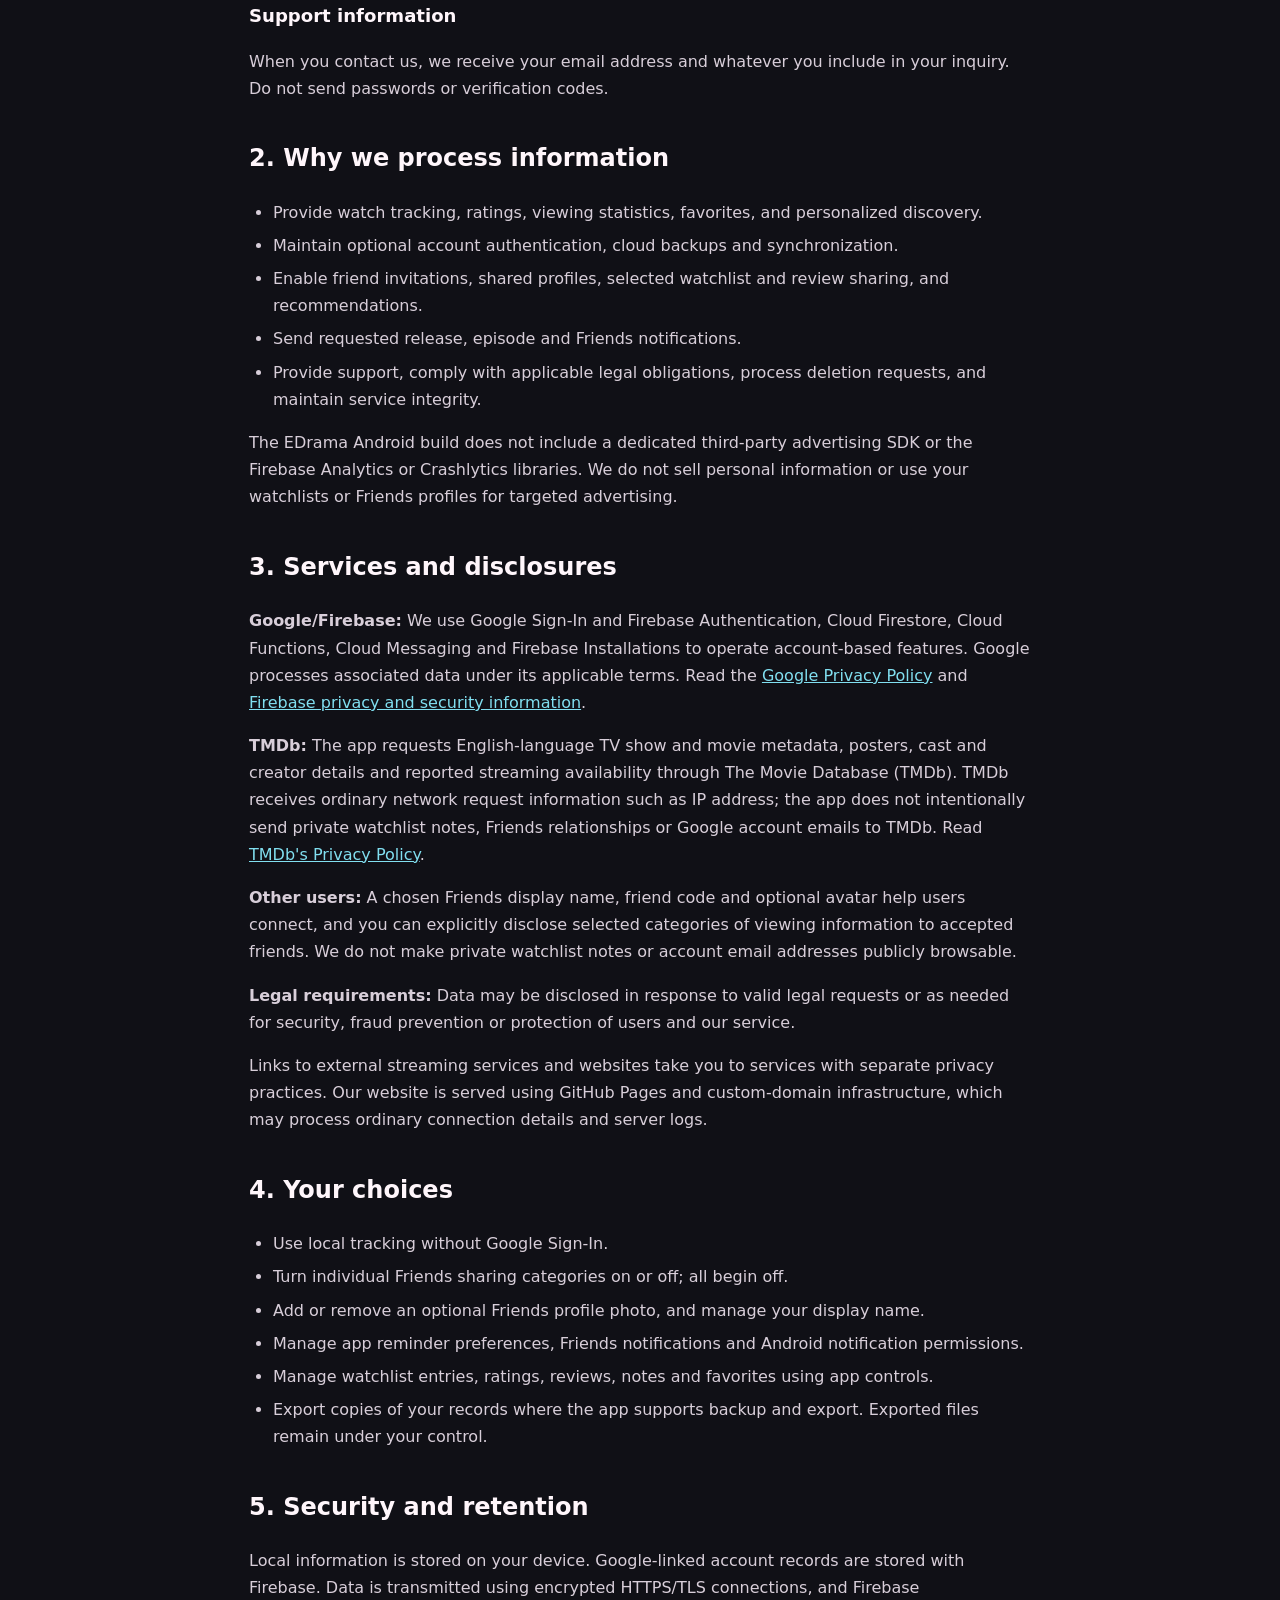
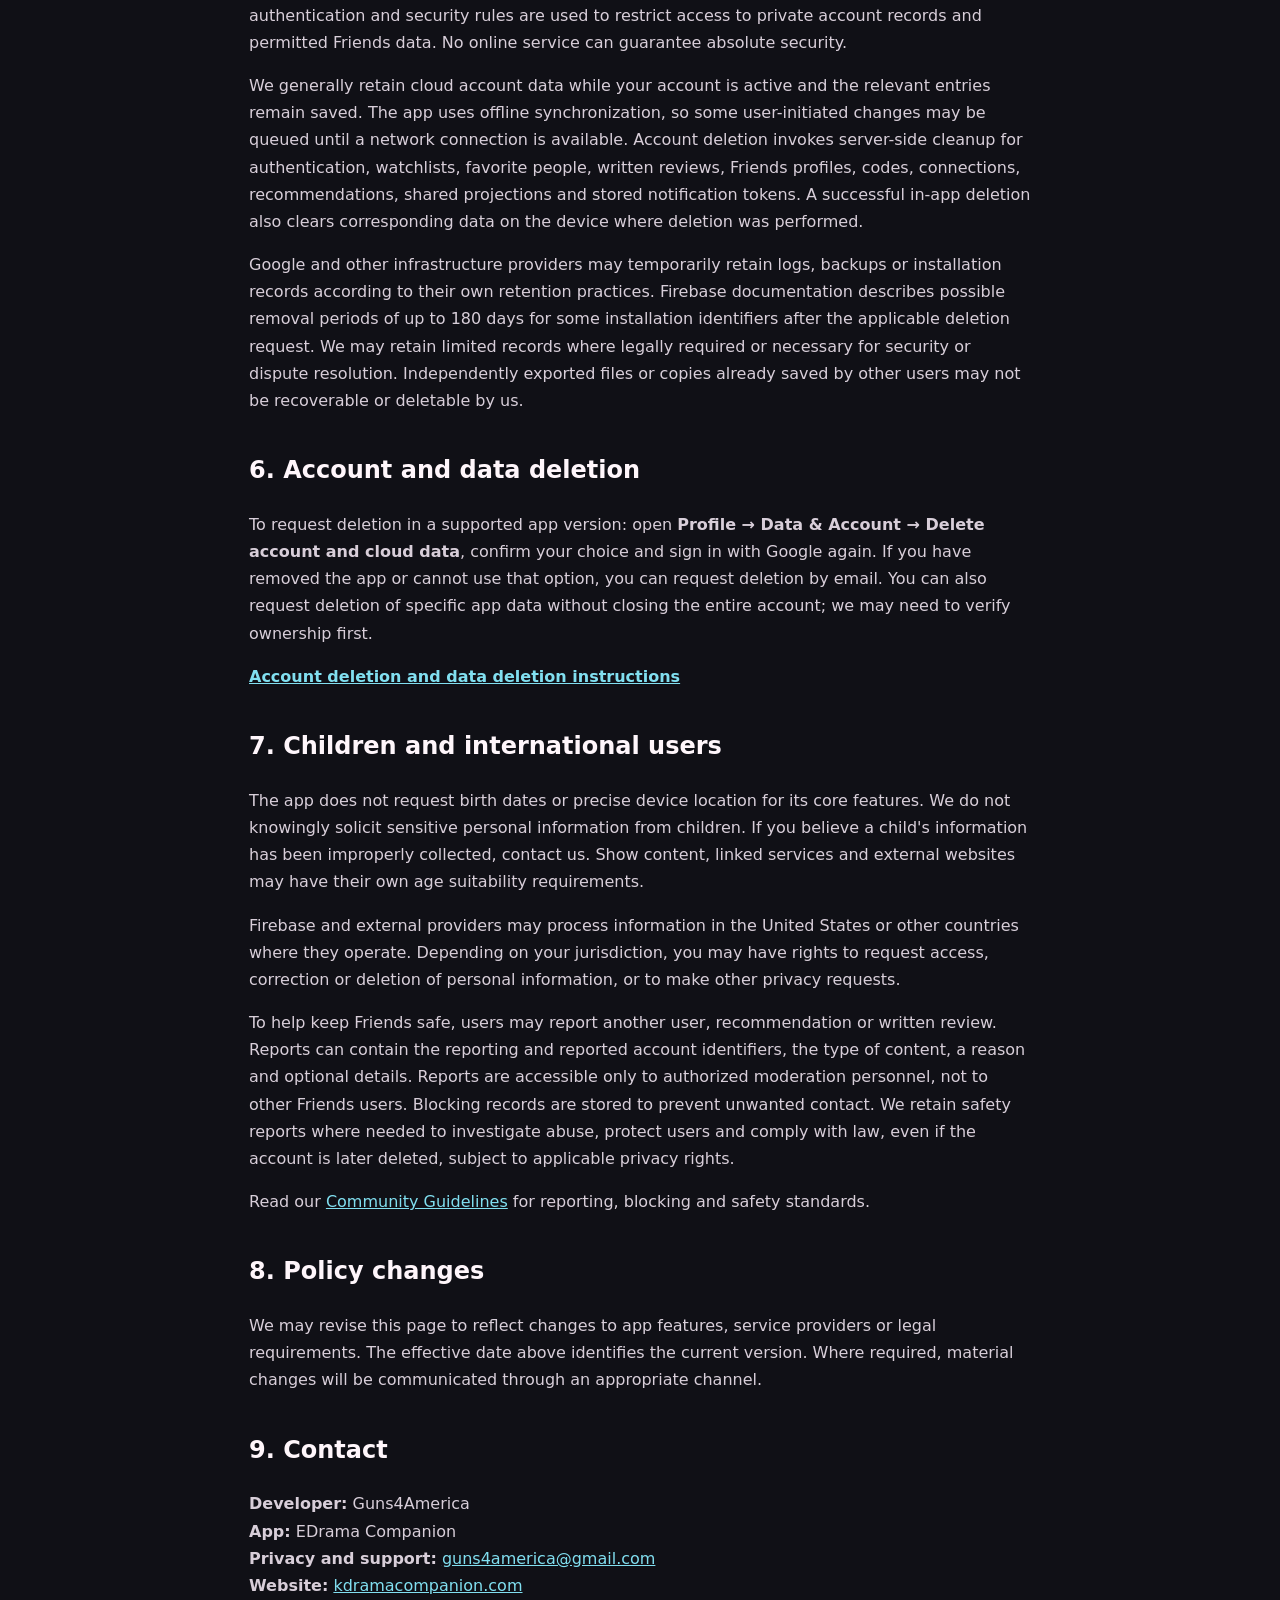
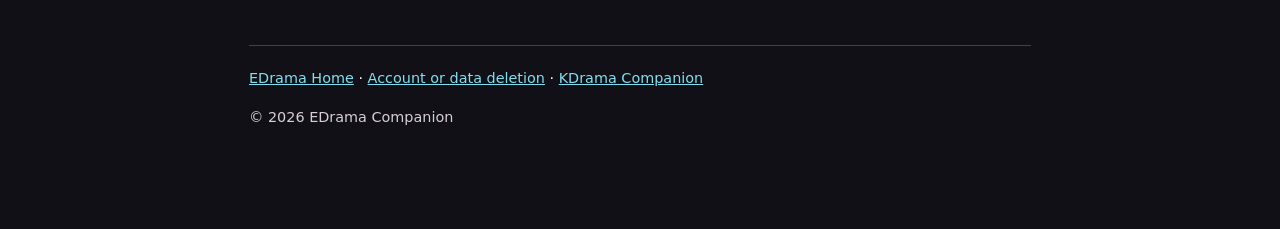
<file: edrama/privacy/index.html>
<!doctype html>
<html lang="en"><head><meta charset="utf-8"><meta name="viewport" content="width=device-width, initial-scale=1"><meta name="theme-color" content="#101016"><meta name="description" content="EDrama Companion Privacy Policy: data collection, Friends, Firebase sync, notifications and account deletion."><title>Privacy Policy | EDrama Companion</title><link rel="canonical" href="https://kdramacompanion.com/edrama/privacy/"><link rel="icon" href="/favicon.svg" type="image/svg+xml">
<style>:root{color-scheme:dark}*{box-sizing:border-box}body{margin:0;background:#101016;color:#fff6fb;font:16px/1.7 system-ui,-apple-system,Segoe UI,Roboto,sans-serif}main{max-width:830px;margin:auto;padding:36px 24px 85px}a{color:#81dff0}a:focus-visible{outline:3px solid #ff9bc2;outline-offset:4px}.brand{font-size:.9rem;letter-spacing:.12em;font-weight:800;text-decoration:none;color:#4fc3d7}h1{font-size:clamp(2.1rem,6vw,3.3rem);line-height:1.15;margin:28px 0 12px}h2{margin-top:36px;font-size:1.5rem}h3{font-size:1.13rem;margin-bottom:5px}p,li{color:#d8ced9}li{margin:6px 0}ul{padding-left:24px}.intro{font-size:1.07rem}.box{border:1px solid #58415a;background:#211d29;border-radius:18px;padding:17px 22px;margin:24px 0}.small{color:#bdb1bf;font-size:.9rem}footer{margin-top:46px;padding-top:20px;border-top:1px solid #4d3c4e;font-size:.9rem}</style></head>
<body><main><a class="brand" href="/edrama/">EDRAMA COMPANION</a><h1>Privacy Policy</h1><p class="small"><strong>Effective:</strong> November 18, 2026</p>
<p class="intro">This policy explains how <strong>EDrama Companion</strong>, the Android entertainment tracking app developed by <strong>Guns4America</strong> ("we," "our"), collects, uses, shares, retains and deletes information. It applies to EDrama Companion and its pages under kdramacompanion.com/edrama/. KDrama Companion is a separate Android app with its own Firebase project and data.</p>
<div class="box"><strong>Summary:</strong> Basic watch tracking works locally without Google Sign-In. Google Sign-In will enable optional cloud backup and Friends when those services are available. All Friends watchlist and ratings sharing categories start off. You control what you share with friends. We do not sell personal data.</div>
<h2>1. Information we collect or process</h2>
<h3>Watchlists and device preferences</h3>
<p>The app stores TV shows and movies you track, watch statuses, episode progress, rewatches, ratings, notes, favorite actors and creators, and local preferences such as streaming services, region, reminders and recommendation dismissals. These are stored on your device. When you enable Google account sync (once available), appropriate watchlist, ratings, notes and favorites records are also synchronized to our Firebase database.</p>
<h3>Optional Google account</h3>
<p>When Google Sign-In is available and you choose to use it, Firebase Authentication processes your Google account email address, sign-in information, and a Firebase user identifier. These records support account management, authentication, cloud backup, synchronization and Friends. You can use core local watch tracking without connecting an account.</p>
<h3>Friends, reviews and profiles</h3>
<p>If Friends is available and you enable it, we store your chosen display name, assigned friend code, optional profile photo, friend invitations and relationships, direct title recommendations, and written reviews you choose to create. Friends names and optional avatars can be visible to other signed-in users who access your Friends or invitation details. Your Google email is not displayed as part of your Friends profile.</p>
<p>Sharing controls for <strong>Watching, Plan to Watch, Completed, Ratings, Written Reviews and Favorite People</strong> are separate and are <strong>off by default</strong>. We create per-friend copies of the information only for categories you enable, and only for accepted connections. Personal episode notes are not included in the Friends sharing projections. Changing or revoking a preference restricts future access in the app, but cannot erase copies another person has already independently saved.</p>
<h3>Device identifiers and notifications</h3>
<p>Firebase Cloud Messaging and Firebase Installations process installation IDs and push messaging tokens to help route notifications. When signed in, the app can store a device notification token linked to your Firebase user ID for friend requests, recommendations and activity alerts. Local reminder settings and Android notification permission govern supported notification features. Turning off notification permission does not necessarily stop Firebase from processing installation IDs.</p>
<h3>Support information</h3>
<p>When you contact us, we receive your email address and whatever you include in your inquiry. Do not send passwords or verification codes.</p>
<h2>2. Why we process information</h2>
<ul><li>Provide watch tracking, ratings, viewing statistics, favorites, and personalized discovery.</li><li>Maintain optional account authentication, cloud backups and synchronization.</li><li>Enable friend invitations, shared profiles, selected watchlist and review sharing, and recommendations.</li><li>Send requested release, episode and Friends notifications.</li><li>Provide support, comply with applicable legal obligations, process deletion requests, and maintain service integrity.</li></ul>
<p>The EDrama Android build does not include a dedicated third-party advertising SDK or the Firebase Analytics or Crashlytics libraries. We do not sell personal information or use your watchlists or Friends profiles for targeted advertising.</p>
<h2>3. Services and disclosures</h2>
<p><strong>Google/Firebase:</strong> We use Google Sign-In and Firebase Authentication, Cloud Firestore, Cloud Functions, Cloud Messaging and Firebase Installations to operate account-based features. Google processes associated data under its applicable terms. Read the <a href="https://policies.google.com/privacy" target="_blank" rel="noopener noreferrer">Google Privacy Policy</a> and <a href="https://firebase.google.com/support/privacy" target="_blank" rel="noopener noreferrer">Firebase privacy and security information</a>.</p>
<p><strong>TMDb:</strong> The app requests English-language TV show and movie metadata, posters, cast and creator details and reported streaming availability through The Movie Database (TMDb). TMDb receives ordinary network request information such as IP address; the app does not intentionally send private watchlist notes, Friends relationships or Google account emails to TMDb. Read <a href="https://www.themoviedb.org/privacy-policy" target="_blank" rel="noopener noreferrer">TMDb's Privacy Policy</a>.</p>
<p><strong>Other users:</strong> A chosen Friends display name, friend code and optional avatar help users connect, and you can explicitly disclose selected categories of viewing information to accepted friends. We do not make private watchlist notes or account email addresses publicly browsable.</p>
<p><strong>Legal requirements:</strong> Data may be disclosed in response to valid legal requests or as needed for security, fraud prevention or protection of users and our service.</p>
<p>Links to external streaming services and websites take you to services with separate privacy practices. Our website is served using GitHub Pages and custom-domain infrastructure, which may process ordinary connection details and server logs.</p>
<h2>4. Your choices</h2>
<ul><li>Use local tracking without Google Sign-In.</li><li>Turn individual Friends sharing categories on or off; all begin off.</li><li>Add or remove an optional Friends profile photo, and manage your display name.</li><li>Manage app reminder preferences, Friends notifications and Android notification permissions.</li><li>Manage watchlist entries, ratings, reviews, notes and favorites using app controls.</li><li>Export copies of your records where the app supports backup and export. Exported files remain under your control.</li></ul>
<h2>5. Security and retention</h2>
<p>Local information is stored on your device. Google-linked account records are stored with Firebase. Data is transmitted using encrypted HTTPS/TLS connections, and Firebase authentication and security rules are used to restrict access to private account records and permitted Friends data. No online service can guarantee absolute security.</p>
<p>We generally retain cloud account data while your account is active and the relevant entries remain saved. The app uses offline synchronization, so some user-initiated changes may be queued until a network connection is available. Account deletion invokes server-side cleanup for authentication, watchlists, favorite people, written reviews, Friends profiles, codes, connections, recommendations, shared projections and stored notification tokens. A successful in-app deletion also clears corresponding data on the device where deletion was performed.</p>
<p>Google and other infrastructure providers may temporarily retain logs, backups or installation records according to their own retention practices. Firebase documentation describes possible removal periods of up to 180 days for some installation identifiers after the applicable deletion request. We may retain limited records where legally required or necessary for security or dispute resolution. Independently exported files or copies already saved by other users may not be recoverable or deletable by us.</p>
<h2>6. Account and data deletion</h2>
<p>To request deletion in a supported app version: open <strong>Profile → Data &amp; Account → Delete account and cloud data</strong>, confirm your choice and sign in with Google again. If you have removed the app or cannot use that option, you can request deletion by email. You can also request deletion of specific app data without closing the entire account; we may need to verify ownership first.</p>
<p><a href="/edrama/delete-account/"><strong>Account deletion and data deletion instructions</strong></a></p>
<h2>7. Children and international users</h2>
<p>The app does not request birth dates or precise device location for its core features. We do not knowingly solicit sensitive personal information from children. If you believe a child's information has been improperly collected, contact us. Show content, linked services and external websites may have their own age suitability requirements.</p>
<p>Firebase and external providers may process information in the United States or other countries where they operate. Depending on your jurisdiction, you may have rights to request access, correction or deletion of personal information, or to make other privacy requests.</p>
<p>To help keep Friends safe, users may report another user, recommendation or written review. Reports can contain the reporting and reported account identifiers, the type of content, a reason and optional details. Reports are accessible only to authorized moderation personnel, not to other Friends users. Blocking records are stored to prevent unwanted contact. We retain safety reports where needed to investigate abuse, protect users and comply with law, even if the account is later deleted, subject to applicable privacy rights.</p>
<p>Read our <a href="/edrama/community-guidelines/">Community Guidelines</a> for reporting, blocking and safety standards.</p>
<h2>8. Policy changes</h2>
<p>We may revise this page to reflect changes to app features, service providers or legal requirements. The effective date above identifies the current version. Where required, material changes will be communicated through an appropriate channel.</p>
<h2>9. Contact</h2>
<p><strong>Developer:</strong> Guns4America<br><strong>App:</strong> EDrama Companion<br><strong>Privacy and support:</strong> <a href="mailto:guns4america@gmail.com?subject=EDrama%20Companion%20Privacy%20Request">guns4america@gmail.com</a><br><strong>Website:</strong> <a href="https://kdramacompanion.com/">kdramacompanion.com</a></p>
<footer><a href="/edrama/">EDrama Home</a> · <a href="/edrama/delete-account/">Account or data deletion</a> · <a href="/">KDrama Companion</a><p>© 2026 EDrama Companion</p></footer>
</main></body></html>
</file>
<file: styles.css>
@import url('https://fonts.googleapis.com/css2?family=DM+Sans:wght@400;500;600;700;800&family=Playfair+Display:ital,wght@0,500;0,600;0,700;1,500;1,600&display=swap');
:root{color-scheme:dark;--bg:#101016;--panel:#21212c;--panel2:#2b2737;--text:#f8f4f5;--muted:#b9b2c1;--pink:#ed6196;--pink-light:#ff95b9;--border:rgba(255,255,255,.11);--shell:1160px}
*{box-sizing:border-box}html{scroll-behavior:smooth;scroll-padding-top:84px}body{margin:0;background:var(--bg);color:var(--text);font-family:"DM Sans",system-ui,sans-serif;-webkit-font-smoothing:antialiased}a{color:inherit;text-decoration:none}button{font:inherit}button,a,summary{-webkit-tap-highlight-color:transparent}a:focus-visible,button:focus-visible,summary:focus-visible{outline:2px solid var(--pink-light);outline-offset:4px}::selection{background:#ed619690;color:#fff}.shell{width:min(var(--shell),calc(100% - 64px));margin:auto}.skip{position:absolute;left:1rem;top:-100px;background:var(--pink);padding:12px;z-index:1000}.skip:focus{top:12px}
.site-header{height:80px;position:sticky;top:0;z-index:100;background:rgba(16,16,22,.86);backdrop-filter:blur(20px);border-bottom:1px solid rgba(255,255,255,.055)}.nav{height:100%;display:flex;align-items:center;justify-content:space-between;gap:32px}.brand{display:inline-flex;align-items:center;gap:9px;letter-spacing:.09em;font-weight:800;font-size:14px;white-space:nowrap}.brand-mark{width:35px;height:35px;display:grid;place-items:center;color:#1b1420;font-size:22px;background:var(--pink);border-radius:11px;transform:rotate(-8deg)}.brand-second{color:var(--pink-light)}.nav-links{display:flex;align-items:center;gap:30px;font-size:13px;color:#d0cbd3;font-weight:700}.nav-links>a:not(.nav-cta):hover,.footer a:hover{color:var(--pink-light)}.nav-cta{padding:12px 17px;background:#342536;color:#ffc4d7!important;border:1px solid #6f4259;border-radius:999px}.nav-cta:hover{background:#493046}.menu-toggle{display:none}
.hero{position:relative;overflow:hidden;background:radial-gradient(ellipse 55% 65% at 83% 46%,#45233366,transparent 70%),radial-gradient(ellipse 60% 45% at 28% 60%,#252031aa,transparent 78%),#101016}.hero:before{content:"";position:absolute;inset:0;background-image:linear-gradient(#ffffff08 1px,transparent 1px),linear-gradient(90deg,#ffffff08 1px,transparent 1px);background-size:90px 90px;mask-image:linear-gradient(90deg,transparent 15%,#000 100%);pointer-events:none}.hero-grid{min-height:714px;display:grid;grid-template-columns:1fr 1fr;align-items:center;gap:52px;position:relative}.hero-copy{padding:72px 0 94px;position:relative;z-index:2}.eyebrow{color:var(--pink-light);font-size:12px;font-weight:800;letter-spacing:.18em;line-height:1.7}.sparkle{margin-right:7px}.hero h1,.section h2,.closing h2{font-family:"Playfair Display",Georgia,serif;font-size:clamp(47px,5.1vw,75px);font-weight:600;line-height:1.12;letter-spacing:-.035em;margin:22px 0}.hero h1{white-space:nowrap}.hero h1 em,.section h2 em,.closing h2 em,.experience-copy h3 em{color:var(--pink-light);font-weight:500}.hero-lead{font-size:17px;line-height:1.9;color:#c1b9c7;max-width:520px}.hero-actions{display:flex;flex-wrap:wrap;align-items:center;gap:14px;margin-top:32px}.button{min-height:53px;display:inline-flex;align-items:center;justify-content:center;gap:12px;border-radius:13px;padding:13px 23px;font-size:14px;font-weight:800;transition:transform .2s,background .2s,box-shadow .2s}.button:hover{transform:translateY(-3px)}.button-primary{background:var(--pink);color:#22121c;box-shadow:0 9px 35px #ed61963b}.button-primary:hover{background:#ff7eab;box-shadow:0 11px 38px #ed61965e}.button-primary svg{height:24px;width:24px}.button-primary span{display:flex;flex-direction:column;align-items:flex-start;line-height:1.1;font-size:16px}.button-primary small{font-size:9px;letter-spacing:.13em;margin-bottom:4px}.button-ghost{border:1px solid #736677;color:#eee4eb}.button-ghost:hover{background:#ffffff0a}.hero-notes{display:flex;flex-wrap:wrap;gap:25px;margin-top:35px;font-size:12px;color:#a8a0b1}.hero-notes i{color:var(--pink);font-style:normal;margin-right:6px}
.hero-art{position:relative;min-height:650px;display:grid;place-items:center}.orbit{position:absolute;border:1px solid #f09aba2c;border-radius:50%;width:520px;height:520px;transform:rotate(-16deg)}.orbit-two{width:620px;height:420px;transform:rotate(27deg);border-color:#f09aba16}.phone{width:290px;height:588px;border-radius:39px;border:7px solid #34323f;background:#1a1923;padding:7px;box-shadow:0 42px 80px #0009,0 0 0 1px #7b718233;position:relative;transform:rotate(6deg);z-index:1}.phone:before{content:"";height:18px;width:86px;position:absolute;background:#191820;border-radius:0 0 14px 14px;top:6px;left:calc(50% - 43px);z-index:3}.phone-screen{height:100%;background:#101016;border-radius:27px;overflow:hidden;display:flex;flex-direction:column}.phone-status{padding:16px 18px 23px;display:flex;justify-content:space-between;font-size:10px;font-weight:800}.phone-content{padding:0 14px;flex:1;overflow:hidden}.phone-kicker{font-size:9px;letter-spacing:.1em;font-weight:800;color:var(--pink)}.phone-content h2{font-family:"DM Sans",sans-serif;font-size:23px;line-height:1.1;font-weight:800;letter-spacing:-.04em;margin:8px 0 22px}.phone-section-title{display:flex;justify-content:space-between;align-items:center;font-size:14px;font-weight:800;margin:20px 0 12px}.phone-section-title span{font-size:10px;color:var(--pink);font-weight:700}.watch-card{display:flex;gap:10px;background:#24232f;padding:10px;border-radius:14px}.poster{width:67px;height:97px;border-radius:7px;flex-shrink:0;display:grid;place-items:end center;padding:9px 3px;text-align:center;font-family:Georgia,serif;font-size:12px;font-weight:bold;letter-spacing:.1em;line-height:1.1;text-shadow:0 1px 5px #000}.poster-one{background:radial-gradient(circle at 40% 25%,#deb8a6 0%,transparent 16%),linear-gradient(155deg,#605077,#172c3a 51%,#11111b 91%)}.watch-info{min-width:0;flex:1;padding-top:7px}.watch-info strong{display:block;font-size:12px;white-space:nowrap}.watch-info small{display:block;color:#a9a5b3;font-size:10px;margin:6px 0}.progress{height:5px;border-radius:5px;background:#484051;margin-top:11px}.progress span{display:block;width:38%;height:100%;background:var(--pink);border-radius:inherit}.episode-pill{background:var(--pink);color:#1c1220;text-align:center;border-radius:40px;padding:6px;margin-top:11px;font-weight:800;font-size:10px}.phone-subtitle{font-size:10px;color:#bbb1c0}.posters{display:flex;gap:8px;margin-top:13px;overflow:hidden}.tile{flex:0 0 91px;height:126px;border-radius:12px;display:flex;align-items:end;padding:8px;font:bold 11px/1.1 Georgia,serif;letter-spacing:.03em;text-shadow:0 2px 8px #000}.tile-one{background:linear-gradient(0deg,#100d18 5%,transparent 75%),radial-gradient(circle at 55% 28%,#ad7898,transparent 30%),linear-gradient(140deg,#45254b,#3b7180)}.tile-two{background:linear-gradient(0deg,#100d18,transparent 76%),radial-gradient(circle at 65% 27%,#dbaea1,transparent 29%),linear-gradient(120deg,#5b3b45,#8b5354)}.tile-three{background:linear-gradient(0deg,#100d18,transparent 75%),radial-gradient(circle at 40% 30%,#d2aeb8,transparent 28%),linear-gradient(120deg,#333c68,#61495b)}.phone-bottom{display:block;margin-top:22px}.spotlight-placeholder{height:90px;border-radius:13px;margin-top:12px;background:linear-gradient(130deg,#533042,#8a6064 40%,#302438)}.phone-tabs{display:flex;justify-content:space-around;align-items:center;background:#24232e;padding:10px 3px 12px}.phone-tabs span{font-size:17px;display:grid;justify-items:center;gap:2px;color:#b8afbc}.phone-tabs span.active{color:#f2bad0}.phone-tabs small{font-size:7px}.floating-note{position:absolute;z-index:3;display:flex;align-items:center;gap:12px;border:1px solid #e0b3c65c;background:#302533df;box-shadow:0 16px 45px #0008;border-radius:16px;padding:15px 18px;backdrop-filter:blur(12px);font-size:12px;line-height:1.5;color:#d9c9d2}.floating-note strong{color:#fff;font-size:13px}.note-top{top:110px;right:-30px;transform:rotate(5deg)}.note-bottom{bottom:100px;left:0;transform:rotate(-6deg)}.note-symbol,.note-heart{display:grid;place-items:center;height:34px;width:34px;color:#ed6196;font-size:28px}.art-spark{position:absolute;color:var(--pink-light);font-size:30px}.star-a{top:65px;left:45px}.star-b{right:7px;bottom:50px}
.ribbon{background:#231c29;border-block:1px solid #503447}.ribbon-content{min-height:68px;display:flex;align-items:center;justify-content:space-between;gap:16px;color:#d3bfca;font-size:11px;letter-spacing:.15em;font-weight:800}.ribbon b{color:var(--pink);font-size:21px;font-weight:400}
.section{padding:105px 0}.section-header{margin-bottom:52px;max-width:760px}.section-header.centered{text-align:center;margin-inline:auto}.section h2{font-size:clamp(34px,4.2vw,53px);line-height:1.22;margin:16px 0}.section-header p,.stats p,.faq-grid>div>p{color:var(--muted);line-height:1.85;font-size:16px;max-width:590px}.centered p{margin-inline:auto}
.feature-grid{display:grid;grid-template-columns:repeat(3,1fr);gap:18px}.feature{border:1px solid var(--border);background:linear-gradient(145deg,#25232f,#1b1b26);border-radius:22px;min-height:284px;padding:30px;position:relative;overflow:hidden;transition:border-color .2s,transform .2s}.feature:hover{border-color:#d05a895e;transform:translateY(-3px)}.feature-large{grid-column:span 2;background:radial-gradient(circle at 96% 13%,#76334f80,transparent 43%),linear-gradient(140deg,#352536,#211d2d)}.feature-icon{color:var(--pink);font-size:28px;display:block;margin-bottom:19px}.feature-tag{font-size:10px;color:#f79cc0;letter-spacing:.15em;font-weight:800}.feature h3{font-size:23px;line-height:1.25;letter-spacing:-.04em;margin:13px 0}.feature p{font-size:14px;line-height:1.75;color:#bdb5c4;max-width:490px}.genre-chips{display:flex;flex-wrap:wrap;gap:9px;margin-top:28px}.genre-chips span{padding:10px 13px;border-radius:30px;background:#54374e;color:#ffcade;font-size:11px;font-weight:800;border:1px solid #835371}.mini-list{margin-top:18px;display:grid;gap:7px}.mini-list span{display:flex;align-items:center;gap:10px;background:#35303f;padding:9px 12px;border-radius:8px;font-size:12px}.mini-list i{color:var(--pink);font-size:9px}.mini-list b{margin-left:auto;color:#f9a9c7}.mini-progress{background:#35303f;padding:13px;border-radius:12px;margin-top:20px;display:flex;justify-content:space-between;align-items:center;font-size:12px}.mini-progress strong{font-size:20px;color:var(--pink-light)}.mini-progress small{font-size:12px;color:#a99fad}.mini-progress>div{flex-basis:100%;height:5px;background:#5e5467;border-radius:8px;display:none}.mini-progress i{display:block;width:44%;height:100%;background:var(--pink)}
.experience{background:#17151f}.experience-grid{display:grid;grid-template-columns:1fr 1fr;gap:90px;align-items:center}.experience-preview{padding:30px 48px 30px 20px;background:radial-gradient(circle at 50% 50%,#68334b75,transparent 63%)}.preview-card{background:#22222d;border:1px solid #484050;border-radius:25px;padding:26px;box-shadow:0 30px 65px #0005;transform:rotate(-2deg)}.preview-top{display:flex;justify-content:space-between;color:var(--pink);font-size:11px;font-weight:800;letter-spacing:.12em}.preview-card h3{font-size:27px;margin:10px 0 22px}.preview-tabs{display:flex;gap:6px}.preview-tabs span{border:1px solid #5d5261;padding:9px 11px;border-radius:9px;font-size:11px}.preview-tabs .selected{background:#4a3855;border-color:#4a3855}.preview-search{margin:18px 0;background:#14141b;border:1px solid #7d7580;padding:14px;border-radius:6px;color:#b9b4c0;font-size:13px}.preview-row{display:flex;align-items:center;gap:13px;padding:13px;margin-top:10px;border-radius:12px;background:#34313e}.preview-poster{height:76px;width:54px;border-radius:5px;flex-shrink:0}.p1{background:radial-gradient(circle at 50% 35%,#dbb0a6,transparent 25%),linear-gradient(135deg,#668174,#261d38)}.p2{background:radial-gradient(circle at 50% 30%,#b8a5a4,transparent 26%),linear-gradient(135deg,#515a5d,#1b1f2a)}.p3{background:radial-gradient(circle at 60% 30%,#e7bdab,transparent 24%),linear-gradient(135deg,#6c4967,#32263c)}.preview-row div:nth-child(2){min-width:0;flex:1}.preview-row strong,.preview-row small,.preview-row em{display:block}.preview-row strong{font-size:13px}.preview-row small{font-size:10px;color:#aaa2af;margin-top:6px}.preview-row em{font-size:11px;color:var(--pink);font-style:normal;margin-top:10px}.preview-row>span{color:var(--pink);font-size:22px}.experience-copy h3{font-family:"Playfair Display",Georgia,serif;font-size:clamp(32px,3.4vw,47px);font-weight:600;line-height:1.2;margin:20px 0}.experience-copy p{line-height:1.85;color:var(--muted)}.check-list{list-style:none;padding:0;margin:25px 0}.check-list li{padding:11px 0;color:#ddd2dd;font-size:14px}.check-list li:before{content:"✓";color:var(--pink);font-weight:800;margin-right:13px}.text-link{color:var(--pink-light);font-size:14px;font-weight:800;border-bottom:1px solid #d673995e;padding-bottom:8px}
.stats{background:radial-gradient(ellipse at 10% 70%,#4b293b66,transparent 48%),#101016}.stats-grid{display:grid;grid-template-columns:1fr 1fr;align-items:center;gap:110px}.insight-panel{padding:34px;border-radius:24px;background:#24222e;border:1px solid #4d3c4b;box-shadow:0 24px 60px #0004}.insight-head{display:flex;justify-content:space-between;color:var(--pink-light);font-size:11px;letter-spacing:.13em;font-weight:800}.insight-head span:last-child{font-size:24px}.insight-numbers{display:grid;grid-template-columns:1fr 1fr;gap:12px;margin:20px 0 25px}.insight-numbers>div{background:#34303e;border-radius:13px;padding:20px}.insight-numbers strong{font-size:35px;line-height:1.2;color:var(--pink);display:block}.insight-numbers strong small{font-size:18px}.insight-numbers span{font-size:11px;color:#d4cbd6}.insight-bars>div{display:grid;grid-template-columns:1fr auto;gap:8px;margin:18px 0;font-size:12px}.insight-bars>div>span:nth-child(2){color:#a9a1b0}.insight-bars i{grid-column:span 2;background:linear-gradient(90deg,var(--pink) var(--fill),#534759 var(--fill));height:6px;border-radius:9px}.sample-disclaimer{display:block;color:#948c9a;font-size:10px;line-height:1.4;margin-top:26px}
.steps{background:#191720}.steps-grid{display:grid;grid-template-columns:repeat(3,1fr);gap:30px}.steps-grid>div{text-align:center;padding:20px 25px}.steps-grid span{display:inline-grid;place-items:center;width:75px;height:75px;border:1px solid #9e5576;border-radius:50%;background:#492a40;color:var(--pink-light);font:600 28px "Playfair Display",Georgia,serif}.steps-grid h3{font-size:22px;margin:23px 0 9px}.steps-grid p{font-size:14px;color:var(--muted);line-height:1.8}.faq-grid{display:grid;grid-template-columns:1fr 1.2fr;gap:100px}.faq-items{border-top:1px solid var(--border)}.faq-items details{border-bottom:1px solid var(--border);padding:20px 0}.faq-items summary{cursor:pointer;display:flex;justify-content:space-between;align-items:center;gap:15px;font-size:15px;font-weight:800;list-style:none}.faq-items summary::-webkit-details-marker{display:none}.faq-items summary span{color:var(--pink);font-size:26px;font-weight:400;transition:transform .2s}.faq-items details[open] summary span{transform:rotate(45deg)}.faq-items p{font-size:14px;line-height:1.8;color:var(--muted);margin:15px 25px 0 0}
.closing{background:radial-gradient(ellipse at 50% 120%,#a23c6c77,transparent 65%),linear-gradient(125deg,#452439,#2a2338);padding:90px 0;text-align:center;border-top:1px solid #8b4a6b}.closing-deco{font-size:35px;color:#f69ebf;display:block;margin-bottom:14px}.closing h2{font-size:clamp(37px,4.5vw,59px);margin:15px 0}.closing h2 em{color:#ffb0ce}.closing p{color:#e0ceda;margin:16px 0 28px}.button-light{background:#fff1f7;color:#382336}.button-light:hover{background:#fff}
.footer{padding:58px 0 22px;background:#0b0b10}.footer-grid{display:flex;justify-content:space-between;gap:30px;align-items:start}.footer-grid p{color:#8f8996;font-size:12px;margin:20px 0}.footer-right{display:flex;gap:28px;font-size:13px;color:#bbb2c0}.footer-bottom{display:flex;justify-content:space-between;gap:30px;border-top:1px solid var(--border);padding-top:25px;margin-top:24px;color:#827b89;font-size:10px;line-height:1.7}.footer-bottom span:last-child{max-width:530px;text-align:right}
@media(max-width:1050px){.hero-grid{gap:20px}.hero h1{font-size:clamp(44px,5.5vw,64px)}.floating-note.note-top{right:0}.experience-grid,.stats-grid{gap:40px}.ribbon-content span{font-size:9px}}
@media(max-width:800px){.site-header{height:68px}.shell{width:min(var(--shell),calc(100% - 36px))}.menu-toggle{display:flex;background:none;border:0;flex-direction:column;gap:5px;padding:10px;cursor:pointer}.menu-toggle span{display:block;width:24px;height:2px;background:#fff;border-radius:4px}.nav-links{display:none;position:absolute;top:68px;left:0;right:0;background:#201c28;border-bottom:1px solid #655066;flex-direction:column;align-items:stretch;gap:0;padding:10px 20px 20px;box-shadow:0 20px 30px #0005}.nav-links.open{display:flex}.nav-links a{padding:15px}.nav-links .nav-cta{text-align:center;margin-top:7px}.hero-grid{grid-template-columns:1fr;gap:0}.hero-copy{padding:80px 0 20px;text-align:center}.hero h1{font-size:clamp(43px,9vw,65px)}.hero-lead{margin-inline:auto}.hero-actions,.hero-notes{justify-content:center}.hero-art{min-height:610px}.note-top{right:10%!important}.note-bottom{left:8%}.ribbon-content{flex-wrap:wrap;justify-content:center;padding:19px 0;min-height:0}.ribbon-content span:nth-of-type(n+3),.ribbon-content b:nth-of-type(n+3){display:none}.section{padding:75px 0}.feature-grid{grid-template-columns:repeat(2,1fr)}.feature-large{grid-column:span 2}.experience-grid,.stats-grid,.faq-grid{grid-template-columns:1fr}.experience-preview{order:2;max-width:590px;width:100%;margin:auto}.experience-copy{order:1}.stats-grid{gap:30px}.faq-grid{gap:10px}.section-header{margin-bottom:35px}}
@media(max-width:540px){.brand{font-size:11px;letter-spacing:.06em}.brand-mark{width:32px;height:32px}.hero-copy{padding:64px 0 15px}.hero h1{font-size:clamp(37px,10vw,52px);white-space:normal}.hero-lead{font-size:15px;line-height:1.75}.hero-notes{gap:12px}.hero-art{min-height:580px}.phone{transform:rotate(4deg) scale(.89)}.floating-note{font-size:10px;padding:10px}.note-top{top:80px;right:0!important}.note-bottom{bottom:85px;left:0}.orbit{width:360px;height:360px}.orbit-two{width:420px;height:300px}.section h2{font-size:35px}.feature-grid,.steps-grid{grid-template-columns:1fr}.feature-large{grid-column:span 1}.feature{padding:26px;min-height:250px}.experience-preview{padding:18px 12px}.preview-card{padding:19px}.preview-row{padding:10px}.preview-poster{width:46px;height:69px}.preview-row strong{font-size:12px}.steps-grid{gap:5px}.stats-grid{gap:20px}.insight-panel{padding:22px}.insight-numbers strong{font-size:28px}.footer-grid,.footer-bottom{flex-direction:column}.footer-right{gap:16px;flex-wrap:wrap}.footer-bottom span:last-child{text-align:left}.closing{padding:80px 0}.button{font-size:12px}.hero-actions{gap:10px}}
@media(prefers-reduced-motion:reduce){*,*:before,*:after{animation-duration:.01ms!important;transition-duration:.01ms!important;scroll-behavior:auto!important}}

/* Authentic in-app screenshots */
.real-screen{display:block;background:#101016}
.real-screen img{display:block;width:100%;height:100%;object-fit:fill}
.actual-preview{max-width:370px;margin:0 auto;overflow:hidden;border:7px solid #37313d;border-radius:32px;box-shadow:0 35px 70px #0008;transform:rotate(-2deg);background:#101016}
.actual-preview img{display:block;width:100%;height:auto}
.screenshot-section{background:radial-gradient(ellipse at 75% 30%,#51273d50,transparent 60%),#111018;overflow:hidden}
.screenshot-gallery{display:flex;gap:22px;overflow-x:auto;scroll-snap-type:x mandatory;padding:10px 4px 30px;scrollbar-width:thin;scrollbar-color:#985271 #26212d;overscroll-behavior-inline:contain}
.screenshot-card{flex:0 0 clamp(205px,24vw,265px);margin:0;scroll-snap-align:start}
.shot-image{overflow:hidden;background:#22212b;border:5px solid #35313d;border-radius:25px;box-shadow:0 15px 35px #0004;aspect-ratio:690/1536}
.shot-image img{display:block;width:100%;height:100%;object-fit:cover}
.screenshot-card figcaption{display:flex;flex-direction:column;gap:8px;padding:17px 5px 0}
.screenshot-card figcaption strong{font-size:16px;color:#f7edf2}
.screenshot-card figcaption span{font-size:12px;line-height:1.6;color:var(--muted)}
.gallery-hint{font-size:12px;color:var(--pink-light);letter-spacing:.035em;margin-top:4px}
@media(max-width:800px){.screenshot-card{flex-basis:230px}.actual-preview{max-width:340px}}
@media(max-width:540px){.screenshot-gallery{gap:14px}.screenshot-card{flex-basis:210px}.actual-preview{max-width:290px}.real-screen img{object-fit:fill}}

/* Friends feature showcase */
.friends-section{background:radial-gradient(ellipse at 16% 30%,#47263e77,transparent 46%),linear-gradient(145deg,#17141e,#211b29 70%,#15131c);border-block:1px solid #ffffff10}
.friends-intro{max-width:730px;margin-bottom:54px}
.friends-intro h2{margin:16px 0;font-size:clamp(40px,4.5vw,60px)}
.friends-intro>p{max-width:635px;color:var(--muted);line-height:1.85;font-size:16px}
.friends-grid{display:grid;grid-template-columns:minmax(0,1fr) minmax(0,1fr);gap:66px;align-items:center}
.friends-demo{border:1px solid #654457;border-radius:24px;padding:26px;background:linear-gradient(145deg,#343042,#1d1c28);box-shadow:0 30px 70px #0006}
.friends-demo-top{display:flex;justify-content:space-between;gap:10px;align-items:center;margin-bottom:22px}
.demo-kicker{color:var(--pink-light);font-size:11px;font-weight:800;letter-spacing:.13em}
.demo-private{font-size:10px;color:#bba8ba}
.demo-connection,.demo-recommend{display:flex;align-items:center;gap:13px;padding:17px;border:1px solid #625161;border-radius:16px;background:#282532}
.demo-avatar{display:grid;place-items:center;flex:0 0 45px;height:45px;border-radius:50%;background:linear-gradient(135deg,#d46a98,#683e73);font-size:22px;color:#fff}
.demo-connection>div,.demo-recommend>div{flex:1;min-width:0}
.demo-connection strong,.demo-recommend strong{font-size:14px;display:block}
.demo-connection small,.demo-recommend small{font-size:11px;color:#b8aebc;display:block;margin-top:5px;line-height:1.6}
.demo-dot{width:10px;height:10px;background:#e68eae;border-radius:50%;box-shadow:0 0 0 5px #e68eae24}
.demo-compare{padding:22px 19px;margin:16px 0;border:1px solid #6b475f;background:linear-gradient(120deg,#52334c,#332739);border-radius:17px}
.demo-label{font-size:10px;font-weight:800;color:#ffb9d2;letter-spacing:.12em}
.demo-match{display:flex;align-items:center;justify-content:space-between;gap:15px;margin:16px 0 12px}
.demo-overlap{font:600 22px "Playfair Display",Georgia,serif}
.demo-hearts{font-size:16px;white-space:nowrap;color:#ff91b8;letter-spacing:.18em}
.demo-tracks{display:flex;gap:7px}
.demo-tracks span{display:block;width:32%;height:6px;background:#f190b7;border-radius:6px}
.demo-tracks span:nth-child(2){background:#e775a4}
.demo-tracks span:nth-child(3){background:#ad668d}
.demo-compare p{color:#c9b5c5;font-size:11px;line-height:1.6;margin:14px 0 0}
.demo-recommend{background:#37303e}
.demo-recommend-icon{flex:0 0 44px;height:44px;border-radius:11px;background:#71445f;color:#ffc0d6;display:grid;place-items:center;font-size:25px}
.demo-footer{font-size:11px;color:#d2c0d1;text-align:center;margin-top:20px}
.demo-footer span{margin-right:7px}
.friends-benefits{display:grid;gap:24px}
.friend-benefit{display:flex;gap:18px;align-items:flex-start}
.friend-icon{display:grid;place-items:center;flex:0 0 52px;height:52px;border:1px solid #a06081;background:#543448;border-radius:14px;font-size:25px;color:#ff9ac0}
.friend-benefit h3{font-size:19px;margin:3px 0 8px;line-height:1.3;letter-spacing:-.02em}
.friend-benefit p{font-size:13px;line-height:1.8;color:#beb4c2;margin:0}
.friends-privacy{display:flex;align-items:flex-start;gap:16px;background:#302738;border:1px solid #6b465b;border-radius:17px;padding:22px 25px;margin-top:45px}
.privacy-icon{font-size:29px;color:var(--pink-light)}
.friends-privacy strong{font-size:15px}
.friends-privacy p{font-size:13px;color:#c6b8c8;line-height:1.75;margin:6px 0 0}
@media(max-width:800px){.friends-grid{grid-template-columns:1fr;gap:42px}.friends-demo{max-width:550px;margin:0 auto;width:100%}.friends-benefits{grid-template-columns:1fr 1fr;gap:25px}.friends-intro{margin-bottom:35px}}
@media(max-width:540px){.friends-benefits{grid-template-columns:1fr}.friends-demo{padding:18px}.friends-privacy{padding:19px;gap:11px}.friend-icon{flex-basis:46px;height:46px}.friends-intro h2{font-size:40px}.demo-private{font-size:9px}}

/* 1.0.8 streaming discovery showcase */
.streaming-highlight{padding:94px 0;background:radial-gradient(ellipse at 80% 30%,#4b284059,transparent 60%),#15141d;border-block:1px solid var(--border)}
.streaming-layout{display:grid;grid-template-columns:1fr 1fr;gap:75px;align-items:center}
.streaming-copy h2{font-family:"Playfair Display",Georgia,serif;font-size:clamp(35px,4vw,53px);line-height:1.18;font-weight:600;margin:17px 0}
.streaming-copy h2 em{color:var(--pink-light);font-weight:500}
.streaming-copy>p{color:var(--muted);font-size:16px;line-height:1.85;max-width:540px}
.streaming-benefits{display:flex;flex-wrap:wrap;gap:10px;margin-top:23px}
.streaming-benefits span{font-size:12px;color:#f2c0d3;border:1px solid #704459;background:#3c2a39;border-radius:999px;padding:9px 12px}
.streaming-visual{max-width:475px;width:100%;padding:28px;background:linear-gradient(150deg,#292433,#211d29);border:1px solid #6a435a;border-radius:24px;box-shadow:0 25px 70px #0005}
.streaming-visual-head{display:flex;align-items:center;justify-content:space-between;gap:10px;font-size:11px;letter-spacing:.12em;color:var(--pink-light);font-weight:800;margin-bottom:21px}
.streaming-visual-heart{font-size:26px}
.streaming-provider-group{display:flex;justify-content:space-between;align-items:center;gap:12px;padding:16px;background:#473147;border:1px solid #7b4b67;border-radius:13px}
.streaming-provider-group.secondary{background:#302a39;border-color:#504357;margin-top:12px}
.streaming-provider-group strong,.streaming-provider-row strong{display:block;font-size:14px}
.streaming-provider-group small,.streaming-provider-row small{display:block;font-size:11px;color:#cbbbc9;margin-top:6px}
.streaming-provider-group>span:last-child{font-size:23px;color:#ffafd0}
.streaming-provider-row{display:flex;align-items:center;gap:14px;padding:18px 12px}
.streaming-check{width:29px;height:29px;display:grid;place-items:center;background:var(--pink);color:#281521;border-radius:8px;font-weight:800;flex-shrink:0}
.streaming-sync{margin-top:20px;padding:13px;background:#392f41;border:1px solid #63465f;border-radius:11px;font-size:12px;color:#eed5e2}
.streaming-visual-note{font-size:10px;line-height:1.6;color:#a99cab;margin:14px 2px 0}
@media(max-width:800px){.streaming-layout{grid-template-columns:1fr;gap:35px}.streaming-visual{max-width:580px;margin:0 auto}.streaming-highlight{padding:72px 0}}
@media(max-width:540px){.streaming-visual{padding:19px}.streaming-copy h2{font-size:39px}.streaming-benefits span{font-size:11px}}

/* Real screenshots of Friends and streaming preferences */
.showcase-shots{display:grid;grid-template-columns:repeat(2,minmax(0,1fr));gap:15px;align-items:start;width:100%;max-width:570px;margin:0 auto}
.showcase-shot{display:block;min-width:0;color:#f3e6ee;text-decoration:none;transition:transform .2s}
.showcase-shot:hover{transform:translateY(-4px)}
.showcase-shot:focus-visible{outline:2px solid var(--pink-light);outline-offset:5px}
.showcase-shot img{width:100%;height:auto;display:block;border:4px solid #463d4e;border-radius:19px;background:#131219;box-shadow:0 18px 38px #0006}
.showcase-shot span{display:block;text-align:center;margin-top:12px;font-size:12px;font-weight:700;color:#e5d5df;line-height:1.5}
.gallery-shot-link{display:block;border-radius:25px}
@media(max-width:540px){.showcase-shots{gap:10px}.showcase-shot img{border-width:3px;border-radius:15px}.showcase-shot span{font-size:11px}}

/* Keep new Friends and streaming screenshots at the same visual scale as existing app previews. */
.showcase-shots{
  width:100%;
  max-width:390px;
  margin-inline:auto;
  grid-template-columns:repeat(2,minmax(0,1fr));
  gap:12px;
}
.showcase-shot{min-width:0;max-width:100%;overflow:hidden}
.showcase-shot img{
  width:100%;
  max-width:100%;
  height:auto;
  aspect-ratio:690 / 1536;
  object-fit:contain;
  border-radius:14px;
}
.screenshot-card{min-width:0}
.gallery-shot-link,.gallery-shot-link .shot-image{width:100%;max-width:100%}
.gallery-shot-link .shot-image img{width:100%;height:100%;object-fit:cover}
@media(max-width:540px){
  .showcase-shots{max-width:340px;gap:10px}
}

/* EDrama cross navigation */
.edrama-switch{background:#193b49;color:#75d7ee!important;border:1px solid #36778c;border-radius:999px;padding:11px 15px!important;white-space:nowrap}.edrama-switch:hover{background:#225064;color:#c5f4ff!important}.edrama-hero-link{margin:0 0 20px}.edrama-hero-link a{color:#83d7eb;font-weight:800;font-size:13px}.edrama-hero-link a:hover{text-decoration:underline}@media(max-width:1200px){.nav-links{gap:15px}.edrama-switch{font-size:11px}}@media(max-width:800px){.nav-links .edrama-switch{text-align:center;margin:9px 0}}

/* Compact shared-site navigation */
@media(min-width:801px){.nav{gap:12px}.nav-links{gap:12px;font-size:11.5px}.edrama-switch{font-size:11px;padding:9px 12px!important}}
</file>
<file: edrama/styles.css>
:root{--pink:#4fc3d7;--pink-light:#94def1;--panel2:#243540}.brand-mark{background:#4fc3d7;color:#10212a}.brand-second{color:#94def1}.nav-cta{background:#203e4d;color:#a7e6f2!important;border-color:#4d8493}.hero{background:radial-gradient(ellipse 55% 65% at 83% 46%,#184e5e66,transparent 70%),radial-gradient(ellipse 60% 45% at 28% 60%,#122c40aa,transparent 78%),#101016}.hero h1 em,.section h2 em{color:#94def1}.ribbon{background:#172b36;border-color:#305c68}.feature-large{background:radial-gradient(circle at 96% 13%,#245a6b77,transparent 43%),linear-gradient(140deg,#1e3541,#1c2530)}.feature-tag,.genre-chips span{color:#9de8f2}.genre-chips span{background:#1c4857;border-color:#387689}.streaming-highlight,.friends-section{background:radial-gradient(ellipse at 16% 30%,#19455566,transparent 50%),#151921}.friends-privacy{background:#1c3440;border-color:#3d7687}.friend-icon{background:#184658;border-color:#3a8194;color:#9ce3ee}.screenshot-section{background:radial-gradient(ellipse at 75% 30%,#1d4d5b55,transparent 60%),#111018}.closing{background:radial-gradient(ellipse at 50% 120%,#20678077,transparent 65%),linear-gradient(125deg,#193b4c,#1e2b3c);border-color:#327386}.closing h2 em{color:#b5edf5}.button-light{background:#dff9ff;color:#143540}.edrama-notice{background:#173744;border:1px solid #367f93;border-radius:14px;padding:14px 18px;margin:20px 0;color:#cdf4fa;font-size:13px}.edrama-crossover{border:1px solid #446070;border-radius:999px;padding:10px 15px;color:#c0edf6;font-size:12px;font-weight:700}.edrama-shot{max-width:360px;border-radius:28px;box-shadow:0 25px 65px #0009;border:6px solid #395565;display:block;margin:auto;width:100%}
</file>
